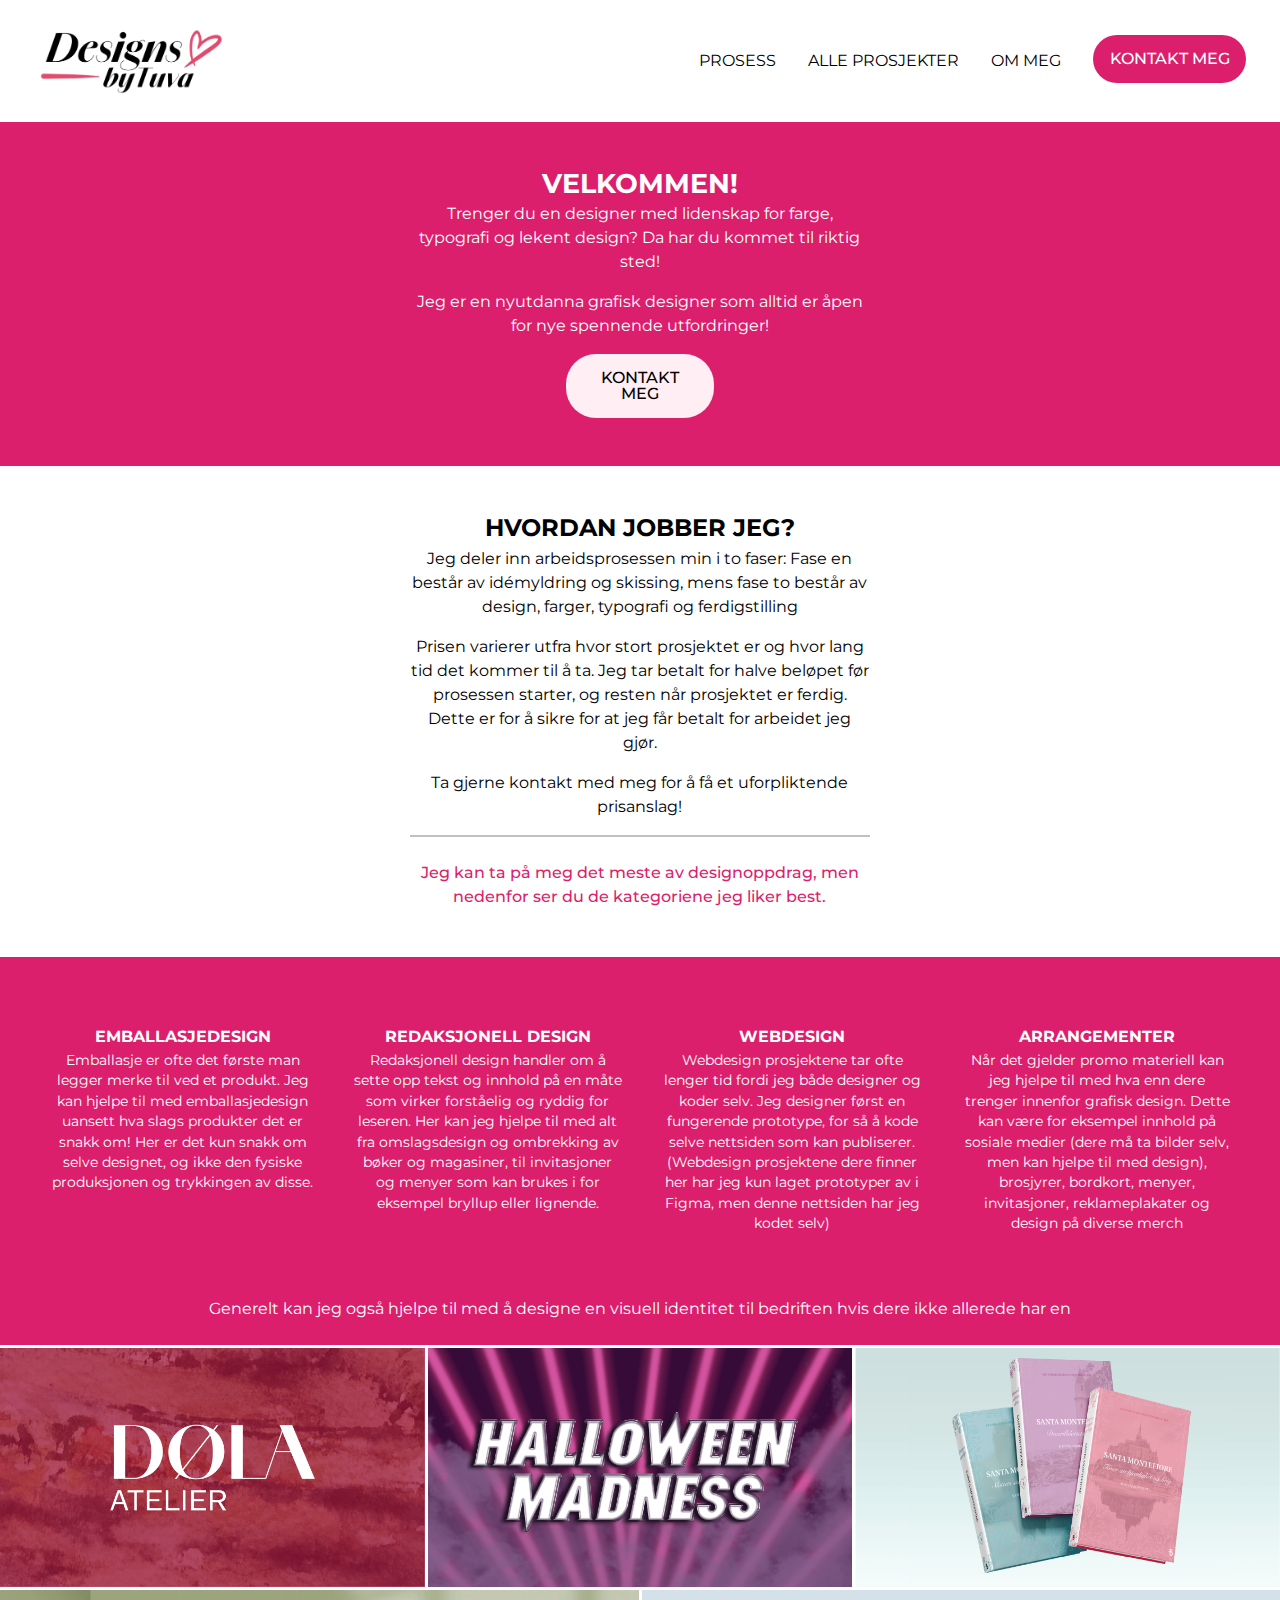
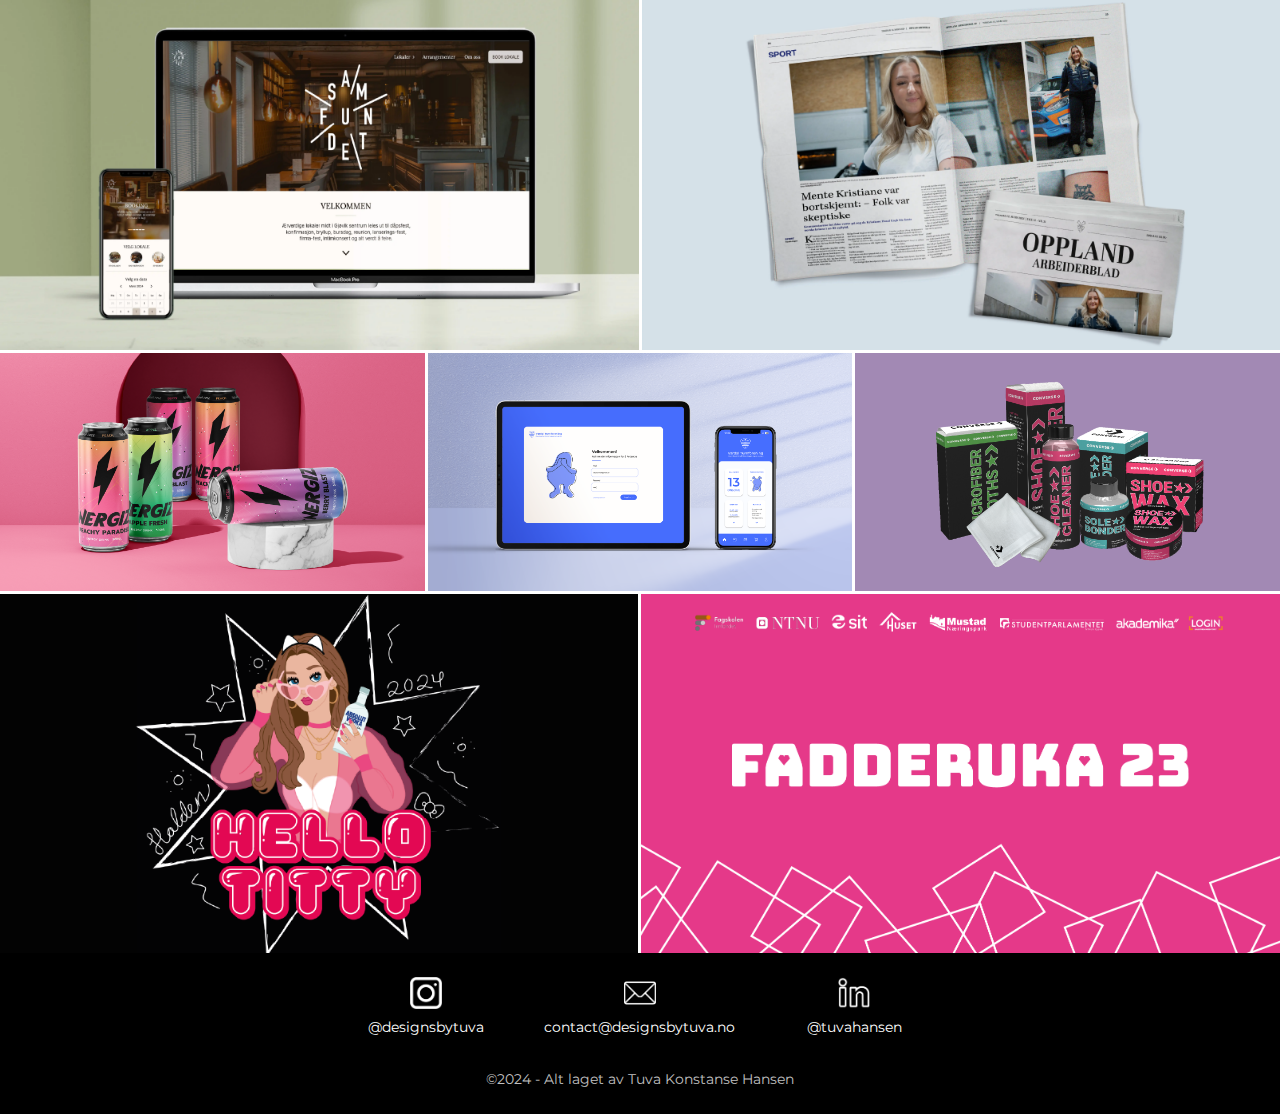
<file: graphic-design/index.html>
<!DOCTYPE html>
<html lang="no">
    <head>
        <meta charset="UTF-8">
        <meta http-equiv="X-UA-Compatible" content="IE=edge">
        <meta name="keywords" content="HTML, CSS, JavaScript">
        <meta name="author" content="Tuva Konstanse Hansen">
        <meta name="description" content="Designs by Tuva - A portfolio for Graphic design">
        <meta name="viewport" content="width=device-width, initial-scale=1.0">

        <link href="../styles/style.css" rel="stylesheet">
        <link rel="icon" href="../images/heart.png">
        
        <title>Designs by Tuva - Grafisk design portfolio</title>

        <script>
            document.addEventListener("DOMContentLoaded", () => {
                const menuToggle = document.querySelector('.navbar__menu');
                const menu = document.querySelector('.navbar__list');

                // Toggle menu on click
                menuToggle.addEventListener('click', () => {
                    const isOpen = menu.classList.toggle('open');
                    menuToggle.setAttribute('aria-expanded', isOpen);
                });

                // Close menu when clicking a link
                menu.querySelectorAll('a').forEach(link => {
                    link.addEventListener('click', () => {
                        menu.classList.remove('open');
                    });
                });

                // Toggle menu on keyboard (Enter or Space)
                menuToggle.addEventListener('keypress', (e) => {
                    if (e.key === "Enter" || e.key === " ") {
                        e.preventDefault();
                        const isOpen = menu.classList.toggle('open');
                        menuToggle.setAttribute('aria-expanded', isOpen);
                    }
                });
            });
        </script>
    </head>

    <body>
        <header>
            <a href="#main" class="skip">Skip to main content</a>

            <nav class="navbar mobile-flex">
                <!-- Logo on all screens -->
                <div class="navbar__logo">
                    <a href="#"><img src="../images/logo.png" alt="Logo for designs by Tuva"></a>
                </div>

                <div>
                    <button class="navbar__menu" aria-controls="navbarMenu" aria-expanded="false">☰</button>
                    <ul id="navbarMenu" class="navbar__list">
                        <li class="navbar__items"><a href="#work-process">Prosess</a></li>
                        <li class="navbar__items"><a href="#projects">Alle prosjekter</a></li>
                        <li class="navbar__items"><a href="pages/about.html">Om meg</a></li>
                        <li class="navbar__items"><a class="button button--navbar background" href="mailto:contact@designsbytuva.no">Kontakt meg</a></li>
                    </ul>
                </div>
            </nav>
        </header>

        <main id="main">
            <section class="background" role="region" aria-label="Velkommen til denne siden">
                <div class="content-box content-box--home">
                    <h1>Velkommen!</h1>
                    <p>Trenger du en designer med lidenskap for farge, typografi og lekent design? Da har du kommet til riktig sted!</p>
                    <p>Jeg er en nyutdanna grafisk designer som alltid er åpen for nye spennende utfordringer!</p>
                 
                    <a class="button button--light mobile-flex" href="mailto:contact@designsbytuva.no">Kontakt meg</a>
                </div>
            </section>

            <section id="work-process" role="region" aria-label="Prosessen rundt prosjektene">
                <div class="work-process content-box content-box--home">
                    <h2>Hvordan jobber jeg?</h2>
                    <p>Jeg deler inn arbeidsprosessen min i to faser: Fase en består av idémyldring og skissing, mens fase to består av design, farger, typografi og ferdigstilling</p>
                    <p>Prisen varierer utfra hvor stort prosjektet er og hvor lang tid det kommer til å ta. Jeg tar betalt for halve beløpet før prosessen starter, og resten når prosjektet er ferdig. Dette er for å sikre for at jeg får betalt for arbeidet jeg gjør.</p>
                    <p>Ta gjerne kontakt med meg for å få et uforpliktende prisanslag!</p>

                    <hr>

                    <p class="work-process__preferance pink">Jeg kan ta på meg det meste av designoppdrag, men nedenfor ser du de kategoriene jeg liker best.</p>
                </div>
            </section> 

            <section class="background" role="region" aria-label="Oversikt over de prosjekttypene Tuva liker best">
                <div class="flex project-types content-box content-box--home">
                    <div class="project-types__description">
                        <h3>Emballasjedesign</h3>
                        <p>Emballasje er ofte det første man legger merke til ved et produkt. Jeg kan hjelpe til med emballasjedesign uansett hva slags produkter det er snakk om! Her er det kun snakk om selve designet, og ikke den fysiske produksjonen og trykkingen av disse.</p>
                    </div>
                    <div class="project-types__description">
                        <h3>Redaksjonell design</h3>
                        <p>Redaksjonell design handler om å sette opp tekst og innhold på en måte som virker forståelig og ryddig for leseren. Her kan jeg hjelpe til med alt fra omslagsdesign og ombrekking av bøker og magasiner, til invitasjoner og menyer som kan brukes i for eksempel bryllup eller lignende.</p>
                    </div>
                    <div class="project-types__description">
                        <h3>Webdesign</h3>
                        <p>Webdesign prosjektene tar ofte lenger tid fordi jeg både designer og koder selv. Jeg designer først en fungerende prototype, for så å kode selve nettsiden som kan publiserer. (Webdesign prosjektene dere finner her har jeg kun laget prototyper av i Figma, 
                            men denne nettsiden har jeg kodet selv)</p>
                    </div>
                    <div class="project-types__description">
                        <h3>Arrangementer</h3>
                        <p>Når det gjelder promo materiell kan jeg hjelpe til med hva enn dere trenger innenfor grafisk design. Dette kan være for eksempel innhold på sosiale medier 
                            (dere må ta bilder selv, men kan hjelpe til med design), brosjyrer, bordkort, menyer, invitasjoner, reklameplakater og design på diverse merch</p>
                    </div>
                </div>

                <p class="project-types__info">Generelt kan jeg også hjelpe til med å designe en visuell identitet til bedriften hvis dere ikke allerede har en</p>
            </section>

            <section id="projects" role="region" aria-label="Oversikt over alt jeg har laget tidligere">
                <div class="projects flex">
                    <div class="projects__content">
                        <a href="pages/atelier.html">
                            <img src="images/projects/atelier.webp" alt="Prosjektbilde - Lilla bakgrunn med røyk, rosa strobelyd og logoen til Halloween Madness 2024">
                            
                            <div class="projects__caption">
                                <p>Visuell identitet</p>
                                <h2>Døla Atelier</h2>
                                <p>Skoleprosjekt</p>
                            </div>
                        </a>
                    </div>

                    <div class="projects__content">
                        <a href="pages/madness.html">
                            <img src="images/projects/madness.webp" alt="Prosjektbilde - Lilla bakgrunn med røyk, rosa strobelyd og logoen til Halloween Madness 2024">
                            
                            <div class="projects__caption">
                                <p>Arrangement</p>
                                <h2>Halloween Madness</h2>
                                <p>Betalt arbeid</p>
                            </div>
                        </a>
                    </div>

                    <div class="projects__content">
                        <a href="pages/bokdesign.html">
                            <img src="images/projects/slottskronikene.webp" alt="Prosjektbilde - Lysblå bakgrunn med mockup av de tre første Slottskrønikene bøkene">
                            
                            <div class="projects__caption">
                                <p>Redaksjonell design</p>
                                <h2>SLOTTSKRØNIKENE</h2>
                                <p>Skoleprosjekt</p>
                            </div>
                        </a>
                    </div>
                </div>

                <div class="projects flex">
                    <div class="projects__content">
                        <a href="pages/samfundet.html">
                            <img src="images/projects/samfundet.webp" alt="Prosjektbilde - Grønn bakgrunn med mockup av Samfundet Gjøvik sin nettside på desktop og mobil">

                            <div class="projects__caption">
                                <p>Webdesign</p>
                                <h2>Samfundet Gjøvik</h2>
                                <p>Skoleprosjekt</p>
                            </div>
                        </a>
                    </div>

                    <div class="projects__content">
                        <a href="pages/avis.html">
                            <img src="images/projects/oa.webp" alt="Prosjektbilde - Grå bakgrunn med mockup av forsiden til Oppland Arbeiderblad">

                            <div class="projects__caption">
                                <p>Redaksjonell design</p>
                                <h2>OA - Avisdesign</h2>
                                <p>Skoleprosjekt</p>
                            </div>
                        </a>
                    </div>
                </div>
                
                <div class="projects flex">
                    <div class="projects__content">
                        <a href="pages/energize.html">
                            <img src="images/projects/energize.webp" alt="Prosjektbilde - Rosa bakgrunn med mockup av 5 Energize bokser">

                            <div class="projects__caption">
                                <p>Visuell identitet/Emballasje</p>
                                <h2>Drømmeprosjekt</h2>
                                <p>Skoleprosjekt</p>
                            </div>
                        </a>
                    </div>

                    <div class="projects__content">
                        <a href="pages/vardal.html">
                            <img src="images/projects/vardal.webp" alt="Prosjektbilde - Blå bakgrunn med mockup av Vardal turnforening sin nettside på iPad og mobil">

                            <div class="projects__caption projects__caption--big">
                                <p>Webdesign</p>
                                <h2>Vardal Turnforening</h2>
                                <p>Skoleprosjekt</p>
                            </div>
                        </a>
                    </div>

                    <div class="projects__content">
                        <a href="pages/converse.html">
                            <img src="images/projects/converse.webp" alt="Prosjektbilde - Lilla bakgrunn med mockup av Converse skopleie produkter">

                            <div class="projects__caption">
                                <p>Emballasjedesign</p>
                                <h2>Converse skopleie</h2>
                                <p>Skoleprosjekt</p>
                            </div>
                        </a>
                    </div>
                </div>

                <div class="projects flex">
                    <div class="projects__content">
                        <a href="pages/russelogo.html">
                            <img src="images/projects/russelogo.webp" alt="Prosjektbilde - Svart bakgrunn med russelogoen til Hello Titty 2024">

                            <div  class="projects__caption">
                                <p>Russelogo</p>
                                <h2>Hello Titty 2024</h2>
                                <p>Frivilligarbeid</p>
                            </div>
                        </a>
                    </div>

                    <div class="projects__content">
                        <a href="pages/fadderuka.html">
                            <img src="images/projects/fadderuka.webp" alt="Prosjektbilde - Rosa bakgrunn med et firkantmønster og logoen til Fadderuka på Gjøvik 2023">

                            <div class="projects__caption">
                                <p>Arrangement</p>
                                <h2>Fadderuka 2023</h2>
                                <p>Frivilligarbeid</p>
                            </div>
                        </a>
                    </div>
                </div>
            </section>
        </main>

        <footer class="footer">
            <figure class="footer__some mobile-flex">
                <div>
                    <a href="https://www.instagram.com/designsbytuva/" target="_blank" aria-label="Åpner i ny fane"><img src="../images/icons/ig-white.png" alt="Besøk Instagrammen til Designs by tuva"></a>
                    <p class="username">@designsbytuva</p>
                </div>
                <div>
                    <a href="mailto:contact@designsbytuva.no" target="_blank" aria-label="Åpner i ny fane"><img src="../images/icons/mail-white.png" alt="Send meg en epost"></a>
                    <p class="username">contact@designsbytuva.no</p>
                </div>
                <div>
                    <a href="https://www.linkedin.com/in/tuvahansen/" target="_blank" aria-label="Åpner i ny fane"><img src="../images/icons/in-white.png" alt="Besøk LinkedIn profilen min"></a>
                    <p class="username">@tuvahansen</p>
                </div>
            </figure>
            <p>&copy;2024 - Alt laget av Tuva Konstanse Hansen</p>
        </footer>
    </body>
</html>
</file>
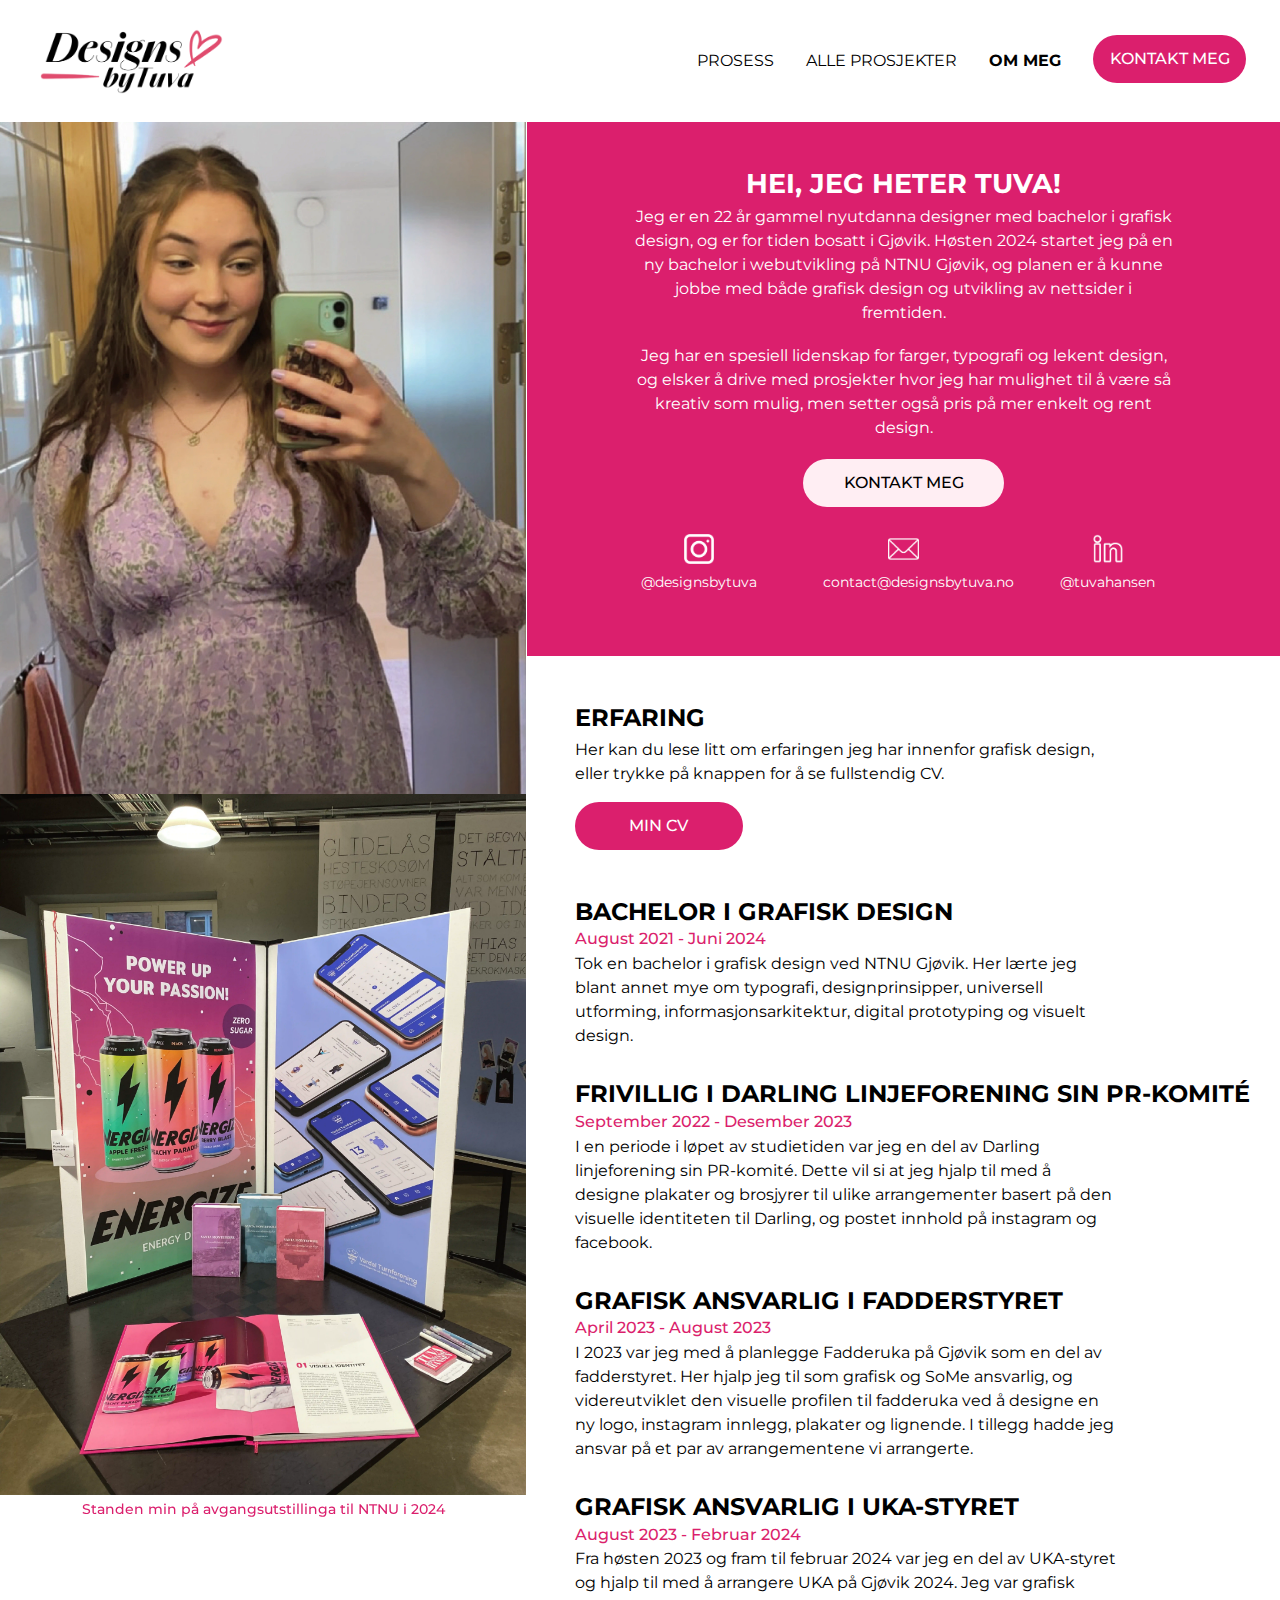
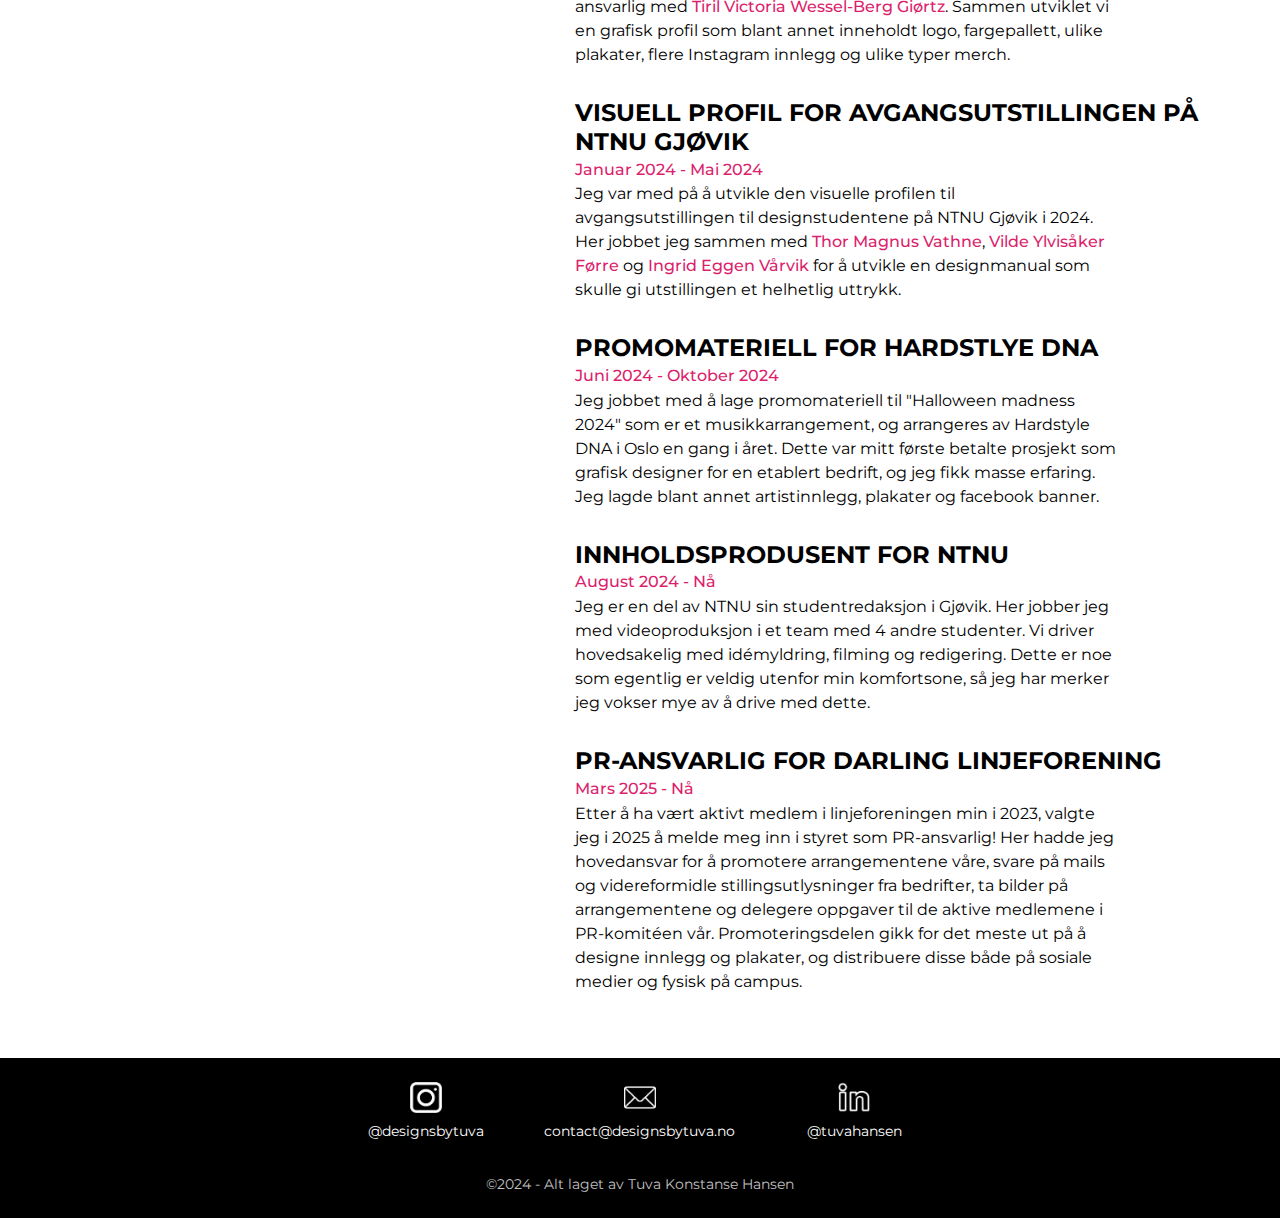
<file: pages/about.html>
<!DOCTYPE html>
<html lang="no">
    <head>
        <meta charset="UTF-8">
        <meta http-equiv="X-UA-Compatible" content="IE=edge">
        <meta name="keywords" content="HTML, CSS, JavaScript">
        <meta name="author" content="Tuva Konstanse Hansen">
        <meta name="description" content="Designs by Tuva - A portfolio for Graphic design">
        <meta name="viewport" content="width=device-width, initial-scale=1.0">

        <link href="../styles/style.css" rel="stylesheet">
        <link rel="icon" href="../images/heart.png">

        <title>Om Designs by Tuva</title>

        <script>
            document.addEventListener("DOMContentLoaded", () => {
                const menuToggle = document.querySelector('.navbar__menu');
                const menu = document.querySelector('.navbar__list');

                // Toggle menu on click
                menuToggle.addEventListener('click', () => {
                    const isOpen = menu.classList.toggle('open');
                    menuToggle.setAttribute('aria-expanded', isOpen);
                });

                // Close menu when clicking a link
                menu.querySelectorAll('a').forEach(link => {
                    link.addEventListener('click', () => {
                        menu.classList.remove('open');
                    });
                });

                // Toggle menu on keyboard (Enter or Space)
                menuToggle.addEventListener('keypress', (e) => {
                    if (e.key === "Enter" || e.key === " ") {
                        e.preventDefault();
                        const isOpen = menu.classList.toggle('open');
                        menuToggle.setAttribute('aria-expanded', isOpen);
                    }
                });
            });
        </script>
    </head>

    <body>
        <header>
            <a href="#main" class="skip">Skip to main content</a>

            <nav class="navbar mobile-flex">
                <!-- Logo on all screens -->
                <div class="navbar__logo">
                    <a href="../index.html"><img src="../images/logo.png" alt="Logo for designs by Tuva"></a>
                </div>

                <div>
                    <button class="navbar__menu" aria-controls="navbarMenu" aria-expanded="false">☰</button>
                    <ul id="navbarMenu" class="navbar__list">
                        <li class="navbar__items"><a href="../index.html#work-process">Prosess</a></li>
                        <li class="navbar__items"><a href="../index.html#projects">Alle prosjekter</a></li>
                        <li class="navbar__items active" aria-current="page"><a href="#">Om meg</a></li>
                        <li class="navbar__items"><a class="button button--navbar background" href="mailto:contact@designsbytuva.no">Kontakt meg</a></li>
                    </ul>
                </div>
            </nav>
        </header>

        <main id="main">
            <article class="about grid" aria-label="Informasjon om Tuva">
                <div class="grid__right grid__right--about">
                    <div class="background">
                        <div class="about__intro mobile-flex ">
                            <h1>Hei, jeg heter Tuva!</h1>
                            <p>Jeg er en 22 år gammel nyutdanna designer med bachelor i grafisk design, og er for tiden bosatt i Gjøvik. 
                                Høsten 2024 startet jeg på en ny bachelor i webutvikling på NTNU Gjøvik, og planen er å kunne jobbe med både grafisk 
                                design og utvikling av nettsider i fremtiden.</p>
                            <p>Jeg har en spesiell lidenskap for farger, typografi og lekent design, 
                                og elsker å drive med prosjekter hvor jeg har mulighet til å være så kreativ som mulig, men setter også 
                                pris på mer enkelt og rent design.</p>
                    
                            <a class="button button--light mobile-flex" href="mailto:contact@designsbytuva.no">Kontakt meg</a>

                            <figure class="about__some mobile-flex">
                                <div>
                                    <a href="https://www.instagram.com/designsbytuva/" target="_blank" aria-label="Åpner i ny fane"><img src="../images/icons/ig-white.png" alt="Besøk Instagrammen til Designs by tuva"></a>
                                    <p class="username">@designsbytuva</p>
                                </div>
                                <div>
                                    <a href="mailto:contact@designsbytuva.no" target="_blank" aria-label="Åpner i ny fane"><img src="../images/icons/mail-white.png" alt="Send meg en epost"></a>
                                    <p class="username">contact@designsbytuva.no</p>
                                </div>
                                <div>
                                    <a href="https://www.linkedin.com/in/tuvahansen/" target="_blank" aria-label="Åpner i ny fane"><img src="../images/icons/in-white.png" alt="Besøk LinkedIn profilen min"></a>
                                    <p class="username">@tuvahansen</p>
                                </div>
                            </figure>
                        </div>
                    </div>

                    <div class="about__cv content-box">
                        <div>
                            <h2>ERFARING</h2>
                            <p>Her kan du lese litt om erfaringen jeg har innenfor grafisk design, eller trykke på knappen
                                for å se fullstendig CV.</p>

                            <a class="button button--cv mobile-flex background" href="../CV_TuvaHansen.pdf" target="_blank" aria-label="Åpner i ny fane">Min CV</a>
                        </div>

                        <h2>Bachelor i grafisk design</h2>
                        <h3 class="pink">August 2021 - Juni 2024</h3>
                        <p>Tok en bachelor i grafisk design ved NTNU Gjøvik. Her lærte jeg blant annet mye om typografi, designprinsipper, 
                            universell utforming, informasjonsarkitektur, digital prototyping og visuelt design.</p>
                        
                        <h2>Frivillig i Darling linjeforening sin PR-komité</h2>
                        <h3 class="pink">September 2022 - Desember 2023</h3>
                        <p>I en periode i løpet av studietiden var jeg en del av 
                            Darling linjeforening sin PR-komité. Dette vil si at jeg hjalp til 
                            med å designe plakater og brosjyrer til ulike 
                            arrangementer basert på den visuelle identiteten 
                            til Darling, og postet innhold på instagram og 
                            facebook.</p>
                    
                        <h2>Grafisk ansvarlig i fadderstyret</h2>
                        <h3 class="pink"> April 2023 - August 2023</h3>
                        <p>I 2023 var jeg med å planlegge Fadderuka på Gjøvik 
                            som en del av fadderstyret. Her hjalp jeg til 
                            som grafisk og SoMe ansvarlig, og videreutviklet den 
                            visuelle profilen til fadderuka ved å designe en ny logo, 
                            instagram innlegg, plakater og lignende. I tillegg hadde jeg 
                            ansvar på et par av arrangementene vi arrangerte.</p>
                    
                        <h2>Grafisk ansvarlig i UKA-styret</h2>
                        <h3 class="pink">August 2023 - Februar 2024</h3>
                        <p>Fra høsten 2023 og fram til februar 2024 var jeg en del 
                            av UKA-styret og hjalp til med å arrangere UKA på 
                            Gjøvik 2024. Jeg var grafisk ansvarlig med <a class="pink" href="https://www.bygiortz.no/" target="_blank" aria-label="Åpner i ny fane">Tiril 
                            Victoria Wessel-Berg Giørtz</a>. Sammen utviklet vi en 
                            grafisk profil som blant annet inneholdt logo, 
                            fargepallett, ulike plakater, flere Instagram innlegg 
                            og ulike typer merch.</p>
                
                        <h2>Visuell profil for avgangsutstillingen på NTNU Gjøvik</h2>
                        <h3 class="pink">Januar 2024 - Mai 2024</h3>
                        <p>Jeg var med på å utvikle den visuelle profilen til avgangsutstillingen 
                            til designstudentene på NTNU Gjøvik i 2024. Her jobbet jeg sammen 
                            med <a class="pink" href="https://thormv.myportfolio.com/" target="_blank" aria-label="Åpner i ny fane">Thor Magnus Vathne</a>, 
                            <a class="pink" href="https://www.instagram.com/vildevisuals/" target="_blank" aria-label="Åpner i ny fane">Vilde Ylvisåker Førre</a> 
                            og <a class="pink" href="https://www.instagram.com/graphicdesignbyingrid" target="_blank" aria-label="Åpner i ny fane">Ingrid Eggen 
                            Vårvik</a> for å utvikle en designmanual som skulle gi utstillingen et 
                            helhetlig uttrykk. </p> 

                        <h2>Promomateriell for Hardstlye DNA</h2>
                        <h3 class="pink">Juni 2024 - Oktober 2024</h3>
                        <p>Jeg jobbet med å lage promomateriell til "Halloween madness 2024" som er et musikkarrangement, 
                            og arrangeres av Hardstyle DNA i Oslo en gang i året. Dette var mitt første betalte prosjekt 
                            som grafisk designer for en etablert bedrift, og jeg fikk masse erfaring. Jeg lagde blant annet 
                            artistinnlegg, plakater og facebook banner.
                        </p>

                        <h2>Innholdsprodusent for NTNU</h2>
                        <h3 class="pink">August 2024 - Nå</h3>
                        <p>Jeg er en del av NTNU sin studentredaksjon i Gjøvik. Her jobber jeg med videoproduksjon i et team 
                            med 4 andre studenter. Vi driver hovedsakelig med idémyldring, filming og redigering. Dette er noe 
                            som egentlig er veldig utenfor min komfortsone, så jeg har merker jeg vokser mye av å drive med dette.
                        </p> 

                        <h2>PR-ansvarlig for Darling linjeforening</h2>
                        <h3 class="pink">Mars 2025 - Nå</h3>
                        <p>Etter å ha vært aktivt medlem i linjeforeningen min i 2023, valgte jeg i 2025 å melde meg inn i styret som
                            PR-ansvarlig! Her hadde jeg hovedansvar for å promotere arrangementene våre, svare på mails og videreformidle 
                            stillingsutlysninger fra bedrifter, ta bilder på arrangementene og delegere oppgaver til de aktive medlemene i 
                            PR-komitéen vår. Promoteringsdelen gikk for det meste ut på å designe innlegg og plakater, og distribuere disse 
                            både på sosiale medier og fysisk på campus. 
                        </p>
                    </div>
                </div>
                <div class="grid__left grid__left--about">
                    <figure>
                        <img src="../images/me.webp" alt="Et speilbilde av meg i en lilla kjole">
                    </figure>
                    <figure>
                        <img src="../images/stand.webp" alt="">
                        <figcaption class="stand pink">Standen min på avgangsutstillinga til NTNU i 2024</figcaption>                       
                    </figure>
                </div>
            </article>
        </main>

        <footer class="footer">
            <figure class="footer__some mobile-flex">
                <div>
                    <a href="https://www.instagram.com/designsbytuva/" target="_blank" aria-label="Åpner i ny fane"><img src="../images/icons/ig-white.png" alt="Besøk Instagrammen til Designs by tuva"></a>
                    <p class="username">@designsbytuva</p>
                </div>
                <div>
                    <a href="mailto:contact@designsbytuva.no" target="_blank" aria-label="Åpner i ny fane"><img src="../images/icons/mail-white.png" alt="Send meg en epost"></a>
                    <p class="username">contact@designsbytuva.no</p>
                </div>
                <div>
                    <a href="https://www.linkedin.com/in/tuvahansen/" target="_blank" aria-label="Åpner i ny fane"><img src="../images/icons/in-white.png" alt="Besøk LinkedIn profilen min"></a>
                    <p class="username">@tuvahansen</p>
                </div>
            </figure>
            <p>&copy;2024 - Alt laget av Tuva Konstanse Hansen</p>
        </footer>
    </body>
</html>
</file>
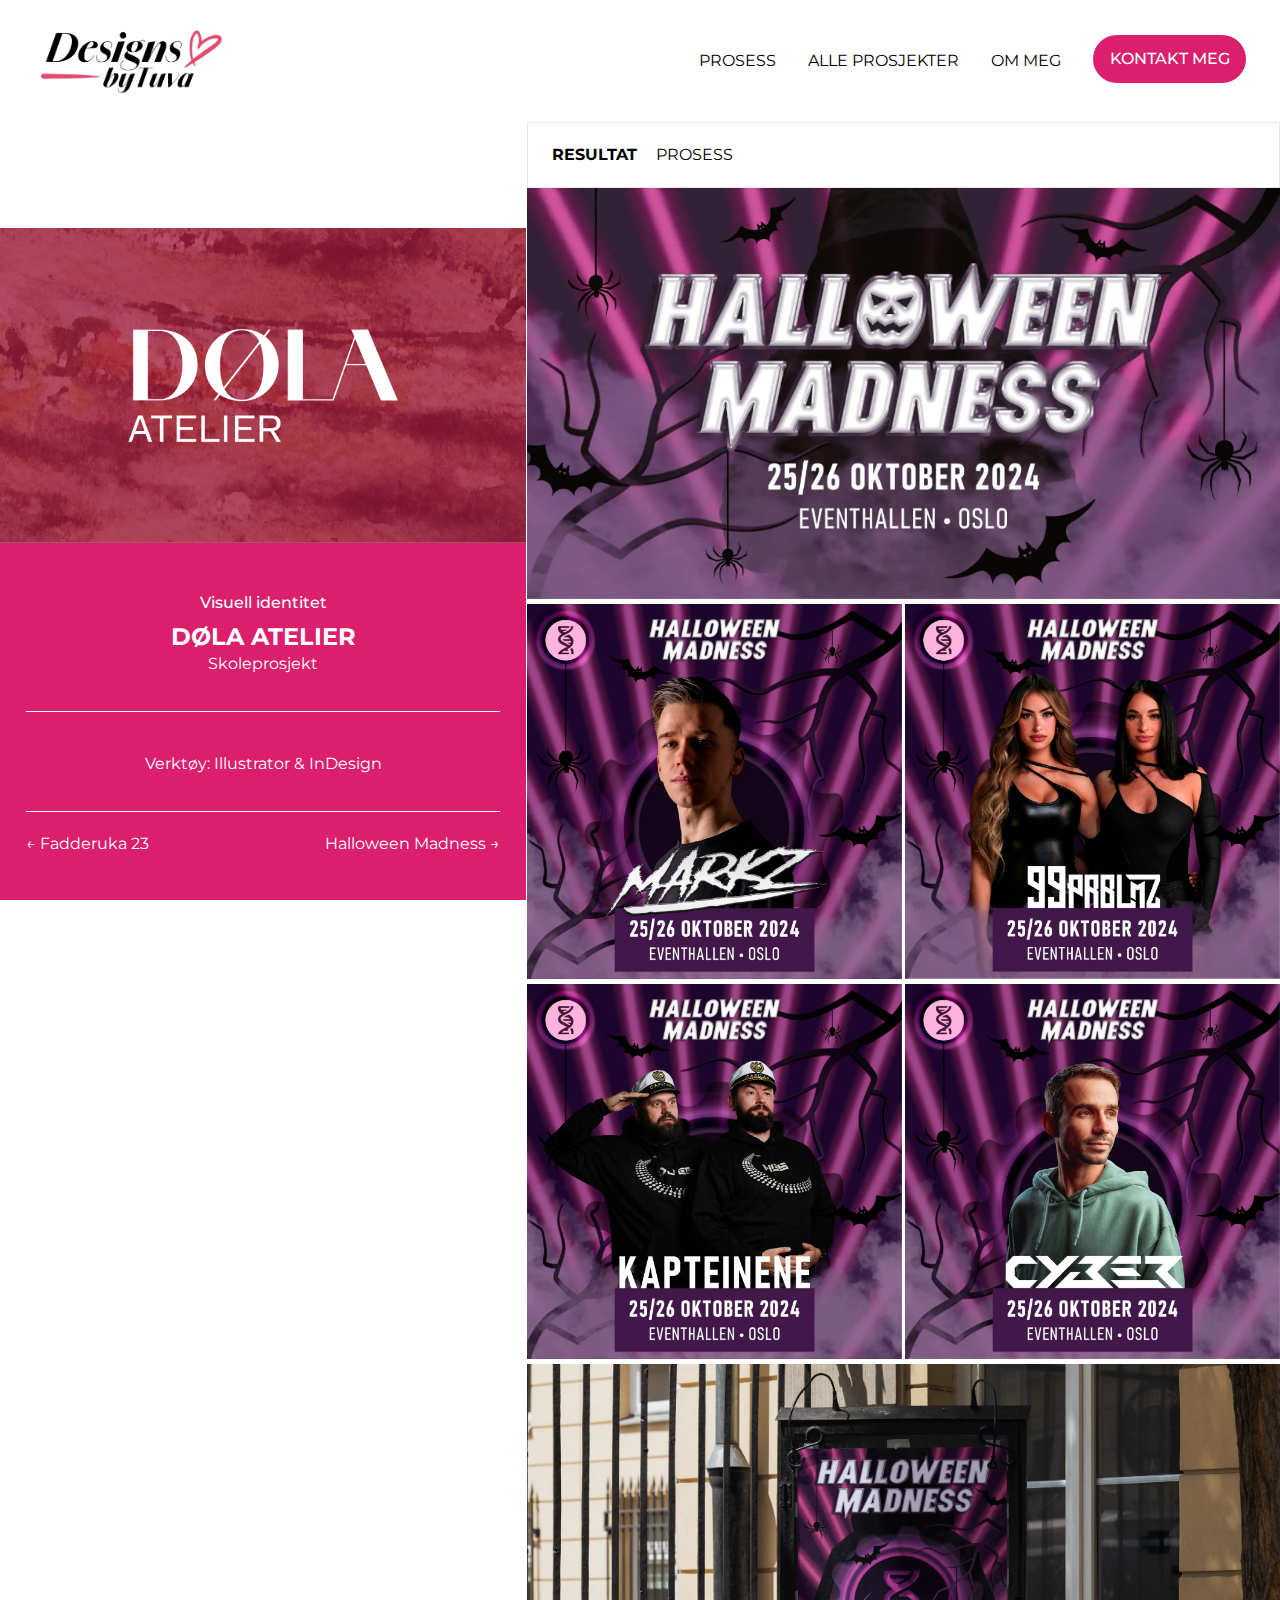
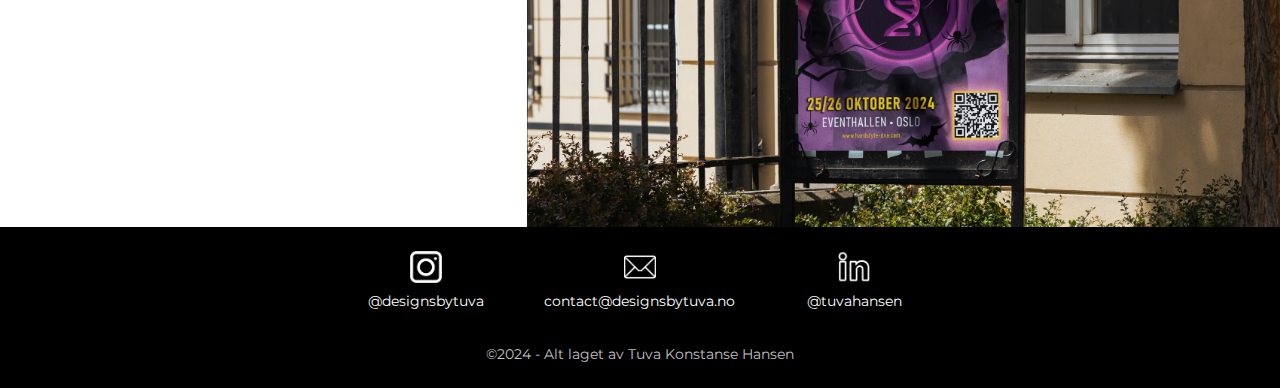
<file: pages/atelier.html>
<!DOCTYPE html>
<html lang="no">
    <head>
        <meta charset="UTF-8">
        <meta http-equiv="X-UA-Compatible" content="IE=edge">
        <meta name="keywords" content="HTML, CSS, JavaScript">
        <meta name="author" content="Tuva Konstanse Hansen">
        <meta name="description" content="Designs by Tuva - A portfolio for Graphic design">
        <meta name="viewport" content="width=device-width, initial-scale=1.0">

        <link href="../styles/style.css" rel="stylesheet">
        <link rel="icon" href="../images/heart.png">

        <title>Prosjekter - Døla Atelier</title>

        <script>
            document.addEventListener("DOMContentLoaded", () => {
                const menuToggle = document.querySelector('.navbar__menu');
                const menu = document.querySelector('.navbar__list');

                // Toggle menu on click
                menuToggle.addEventListener('click', () => {
                    const isOpen = menu.classList.toggle('open');
                    menuToggle.setAttribute('aria-expanded', isOpen);
                });

                // Close menu when clicking a link
                menu.querySelectorAll('a').forEach(link => {
                    link.addEventListener('click', () => {
                        menu.classList.remove('open');
                    });
                });

                // Toggle menu on keyboard (Enter or Space)
                menuToggle.addEventListener('keypress', (e) => {
                    if (e.key === "Enter" || e.key === " ") {
                        e.preventDefault();
                        const isOpen = menu.classList.toggle('open');
                        menuToggle.setAttribute('aria-expanded', isOpen);
                    }
                });
            });
        </script>
    </head>

    <body>
        <header>
            <a href="#main" class="skip">Skip to main content</a>

            <nav class="navbar mobile-flex">
                <!-- Logo on all screens -->
                <div class="navbar__logo">
                    <a href="../index.html"><img src="../images/logo.png" alt="Logo for designs by Tuva"></a>
                </div>

                <div>
                    <button class="navbar__menu" aria-controls="navbarMenu" aria-expanded="false">☰</button>
                    <ul id="navbarMenu" class="navbar__list">
                        <li class="navbar__items"><a href="../index.html#work-process">Prosess</a></li>
                        <li class="navbar__items"><a href="../index.html#projects">Alle prosjekter</a></li>
                        <li class="navbar__items"><a href="about.html">Om meg</a></li>
                        <li class="navbar__items"><a class="button button--navbar background" href="mailto:contact@designsbytuva.no">Kontakt meg</a></li>
                    </ul>
                </div>
            </nav>
        </header>

        <main id="main">
            <article class="grid" aria-label="Informasjon om prosjektet">
               <div class="grid__left background">
                    <img class="project-img" src="../images/projects/atelier.webp" alt="Prosjektbilde - Lilla bakgrunn med røyk, rosa strobelyd og logoen til Halloween Madness 2024">

                    <div class="content-box project mobile-flex">
                        <div>
                            <p class="project__type">Visuell identitet</p>
                            <h2 class="project__name">Døla Atelier</h2>
                            <p>Skoleprosjekt</p>
                        </div>
                    
                        <div class="project__intro">
                            <p></p>
                            <p></p>
                            <p>Verktøy: Illustrator & InDesign</p>
                        </div>

                        <div class="project__next mobile-flex">
                            <div>
                                <a class="background" href="fadderuka.html">&#x2190; Fadderuka 23</a>
                            </div>
                            <div>
                                <a class="background" href="madness.html">Halloween Madness &#x2192;</a>
                            </div>
                        </div>
                    </div>
                </div>

                <div class="grid__right">
                    <div class="switch-btn mobile-flex">
                        <button id="resultPage" class="btn active">Resultat</button>
                        <button id="processPage" class="btn">Prosess</button>
                    </div>

                    <section role="region" aria-label="Informasjon om prosessen og resultatet til Døla Atelier">
                        <div id="result">
                            <div> 
                                <img src="../images/projects/madness/result/fb-event.webp" alt="Ferdig Facebook-event banner for Halloween Madness 2024">
                            </div>

                            <div class="mobile-flex">
                                <div> 
                                    <img src="../images/projects/madness/result/artists/markz-ig.webp" alt="Ferdig artist innlegg for artisten Markz">
                                    <img src="../images/projects/madness/result/artists/kapteinene-ig.webp" alt="Ferdig artist innlegg for artisten 99PRBMLZ">
                                </div>
                              
                                <div> 
                                    <img src="../images/projects/madness/result/artists/99prblmz-ig.webp" alt="Ferdig artist innlegg for artisten Kapteinene">
                                    <img src="../images/projects/madness/result/artists/cyber-ig.webp" alt="Ferdig artist innlegg for artisten Cyber">
                                </div>
                            </div>

                            <img src="../images/projects/madness/result/poster-mockup.webp" alt="Utendørs mockup av reklameplakaten for Halloween Madness 2024">
                        </div>

                        <div id="process" class="content-box content-box--process">
                            <h2>Innsiktsarbeid</h2>
                            <p></p>

                            <h3>Inspirasjon</h3>
                            <p></p>

                            <img src="../images/projects/madness/process/inspiration.webp" alt="Fire bilder med halloween motiv - Inspirasjonsbilde">
                                
                            <h2>Logoprosess</h2>
                            <p></p>

                            <img src="../images/projects/madness/process/logo-draft1.png" alt="Første utkast av logo">
                            <p class="arrow-down">&darr;</p>
                            <img src="../images/projects/madness/process/logo-draft2.png" alt="Andre utkast av logo">
                            <p class="arrow-down">&darr;</p>
                            <img src="../images/projects/madness/process/logo.webp" alt="Ferdig logo med glossy effekt">
                            
                            <h2>Designprosess</h2>
                            <p></p>

                            <h3>Testing av design</h3>
                            <p></p>                            
                            <p></p> 
                            <p></p>  

                            <div class="flex">
                                <div class="mobile-flex">
                                    <div>
                                        <img src="../images/projects/madness/process/poster-test1.webp" alt="Første test av design">
                                        <img src="../images/projects/madness/process/poster-test4.webp" alt="Andre utkast event poster">
                                    </div>
                                    <div>
                                        <img src="../images/projects/madness/process/poster-test2.webp" alt="Andre test av design">
                                        <img src="../images/projects/madness/process/poster-test5.webp" alt="Tredje utkast event poster">
                                    </div>
                                    <div>
                                        <img src="../images/projects/madness/process/poster-test3.webp" alt="Første utkast event poster">
                                        <img src="../images/projects/madness/result/event-poster.webp" alt="Ferdig event poster for Halloween Madness 2024">
                                    </div>
                                </div>
                            </div>

                            <h3>Plakat som story format</h3>
                            <p></p>
                            <div class="flex mobile-flex">
                                <div>
                                    <img src="../images/projects/madness/process/poster-story-test.webp" alt="Første utkast av event plakat som kan brukes på story">
                                </div>
                                <div>
                                    <img src="../images/projects/madness/result/poster-story.webp" alt="Ferdig event plakat som kan brukes på story">
                                </div>
                            </div>

                            <h3>Facebook event banner</h3>
                            <p></p>

                            <div class="flex">
                                <div>
                                    <img src="../images/projects/madness/process/fb-event-test.webp" alt="Første utkast av facebook event banner">
                                </div>
                                <div>
                                    <img src="../images/projects/madness/result/fb-event.webp" alt="Ferdig facebook event banner">
                                </div>
                            </div>

                            <h3>Alle ferdig artist-innlegg samlet</h3>
                            <p></p>
                            <p></p>

                            <div class="flex mobile-flex">
                                <div>
                                    <img src="../images/projects/madness/result/artists/99prblmz-story.webp" alt="Artist innlegg i story format for artisten 99PRBLMZ">
                                    <img src="../images/projects/madness/result/artists/cyber-story.webp" alt="Artist innlegg i story format for artisten Cyber">
                                    <img src="../images/projects/madness/result/artists/devinWild-story.webp" alt="Artist innlegg i story format for artisten Devin Wild">
                                    <img src="../images/projects/madness/result/artists/markz-story.webp" alt="Artist innlegg i story format for artisten Markz">
                                    <img src="../images/projects/madness/result/artists/neutrophic-story-svart.webp" alt="Artist innlegg i story format for artisten Neutrophic">
                                    <img src="../images/projects/madness/result/artists/reflect-story.webp" alt="Artist innlegg i story format for artisten Reflect">
                                    <img src="../images/projects/madness/result/artists/steveAioli-story.webp" alt="Artist innlegg i story format for artisten Steve Aioli">
                                </div>
                                <div>
                                    <img src="../images/projects/madness/result/artists/aor-story.webp" alt="Artist innlegg i story format for artisten Act of Rage">
                                    <img src="../images/projects/madness/result/artists/dcharged-story.webp" alt="Artist innlegg i story format for artisten D-Charged">
                                    <img src="../images/projects/madness/result/artists/fade-story.webp" alt="Artist innlegg i story format for artisten Fade">
                                    <img src="../images/projects/madness/result/artists/matzic-story.webp" alt="Artist innlegg i story format for artisten Matzic">
                                    <img src="../images/projects/madness/result/artists/obscure-story.webp" alt="Artist innlegg i story format for artisten Obscure">
                                    <img src="../images/projects/madness/result/artists/refuzion-story.webp" alt="Artist innlegg i story format for artisten Refuzion">
                                    <img src="../images/projects/madness/result/artists/svane-story.webp" alt="Artist innlegg i story format for artisten Svane">
                                </div>
                                <div>
                                    <img src="../images/projects/madness/result/artists/cryex-story.webp" alt="Artist innlegg i story format for artisten Cryex">
                                    <img src="../images/projects/madness/result/artists/deluzion-story.webp" alt="Artist innlegg i story format for artisten Deluzion">
                                    <img src="../images/projects/madness/result/artists/kapteinene-story.webp" alt="Artist innlegg i story format for artisten Kapteinene">
                                    <img src="../images/projects/madness/result/artists/mcruud-story.webp" alt="Artist innlegg i story format for artisten McRuud">
                                    <img src="../images/projects/madness/result/artists/recharged-story.webp" alt="Artist innlegg i story format for artisten Recharged">
                                    <img src="../images/projects/madness/result/artists/serzo-story.webp" alt="Artist innlegg i story format for artisten Serzo">
                                    <img src="../images/projects/madness/result/artists/unex-story.webp" alt="Artist innlegg i story format for artisten Unex">
                                </div>
                            </div>

                            <h2>Andre innlegg fra prosjektet som ikke ble laget av meg</h2>
                            <p></p>
                            <p></p>
                            
                            <div class="flex">
                                <div>
                                    <img src="../images/projects/madness/result/headliners.jpg" alt="Headliners innlegg laget av Hardstyle DNA">
                                </div>
                                <div>
                                    <img src="../images/projects/madness/result/timetable.jpg" alt="Timetable innlegg laget av Hardstyle DNA">
                                </div>
                                <div>
                                    <img src="../images/projects/madness/result/info-post.jpg" alt="Info innlegg laget av Hardstyle DNA">
                                </div> 
                            </div>
                        </div>
                        <div class="project__next project__next--bottom mobile mobile-flex">
                            <div>
                                <a href="fadderuka.html">&#x2190; Fadderuka 23</a>
                            </div>
                            <div>
                                <a href="madness.html">Halloween Madness &#x2192;</a>
                            </div>
                        </div>
                    </section>
                </div>
            </article>
        </main>

        <footer class="footer">
            <figure class="footer__some mobile-flex">
                <div>
                    <a href="https://www.instagram.com/designsbytuva/" target="_blank" aria-label="Åpner i ny fane"><img src="../images/icons/ig-white.png" alt="Besøk Instagrammen til Designs by tuva"></a>
                    <p class="username">@designsbytuva</p>
                </div>
                <div>
                    <a href="mailto:contact@designsbytuva.no" target="_blank" aria-label="Åpner i ny fane"><img src="../images/icons/mail-white.png" alt="Send meg en epost"></a>
                    <p class="username">contact@designsbytuva.no</p>
                </div>
                <div>
                    <a href="https://www.linkedin.com/in/tuvahansen/" target="_blank" aria-label="Åpner i ny fane"><img src="../images/icons/in-white.png" alt="Besøk LinkedIn profilen min"></a>
                    <p class="username">@tuvahansen</p>
                </div>
            </figure>
            <p>&copy;2024 - Alt laget av Tuva Konstanse Hansen</p>
        </footer>

        <script>
            document.addEventListener('DOMContentLoaded', (event) => {
            const buttons = document.querySelectorAll('.btn');
            const resultDiv = document.getElementById('result');
            const processDiv = document.getElementById('process');

                // Initialize to show 'Resultat' by default
                resultDiv.style.display = 'block';
                processDiv.style.display = 'none';

                buttons.forEach(button => {
                    button.addEventListener('click', () => {
                        // Remove 'active' class from all buttons
                        buttons.forEach(btn => btn.classList.remove('active'));
                        // Add 'active' class to the clicked button
                        button.classList.add('active');

                        // Toggle content based on which button is clicked
                        if (button.id === 'resultPage') {
                            resultDiv.style.display = 'block';
                            processDiv.style.display = 'none';
                        } else if (button.id === 'processPage') {
                            resultDiv.style.display = 'none';
                            processDiv.style.display = 'block';
                        }
                    });
                });
            });
        </script>
    </body>
</html>
</file>
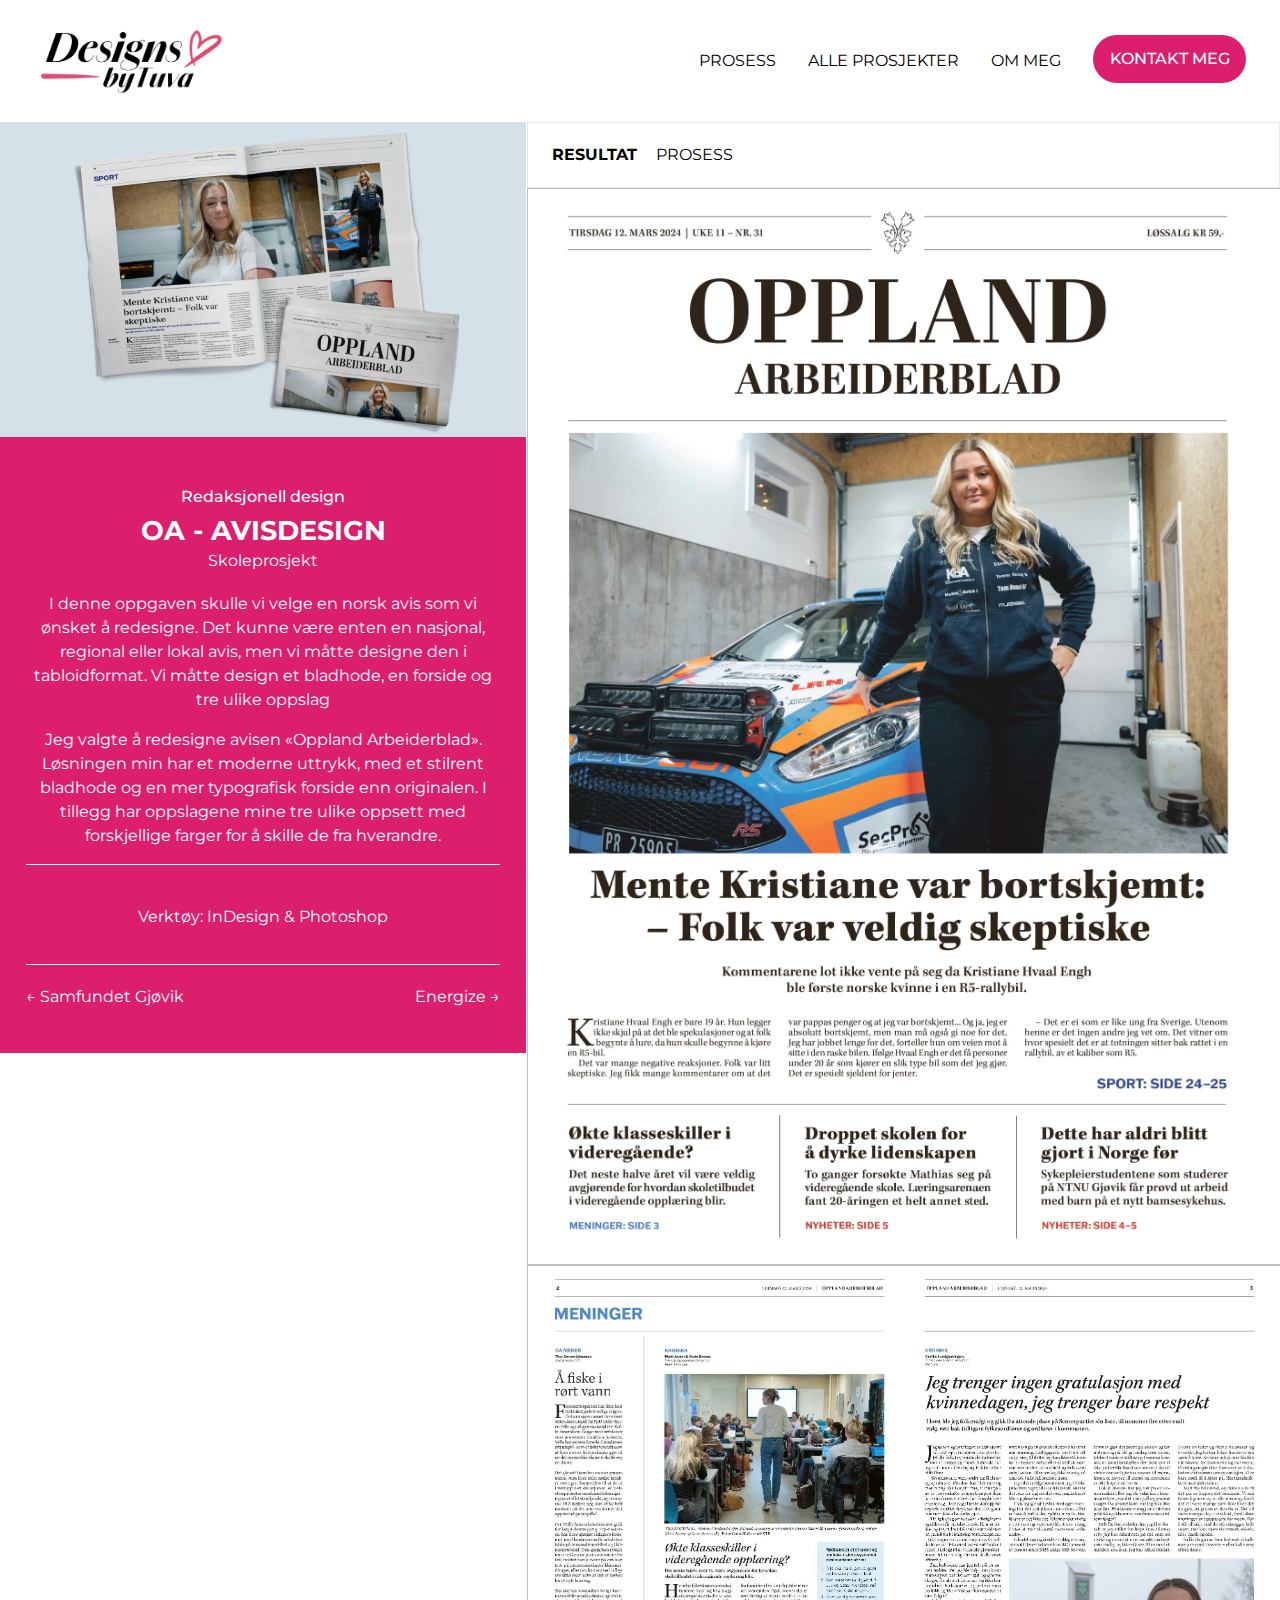
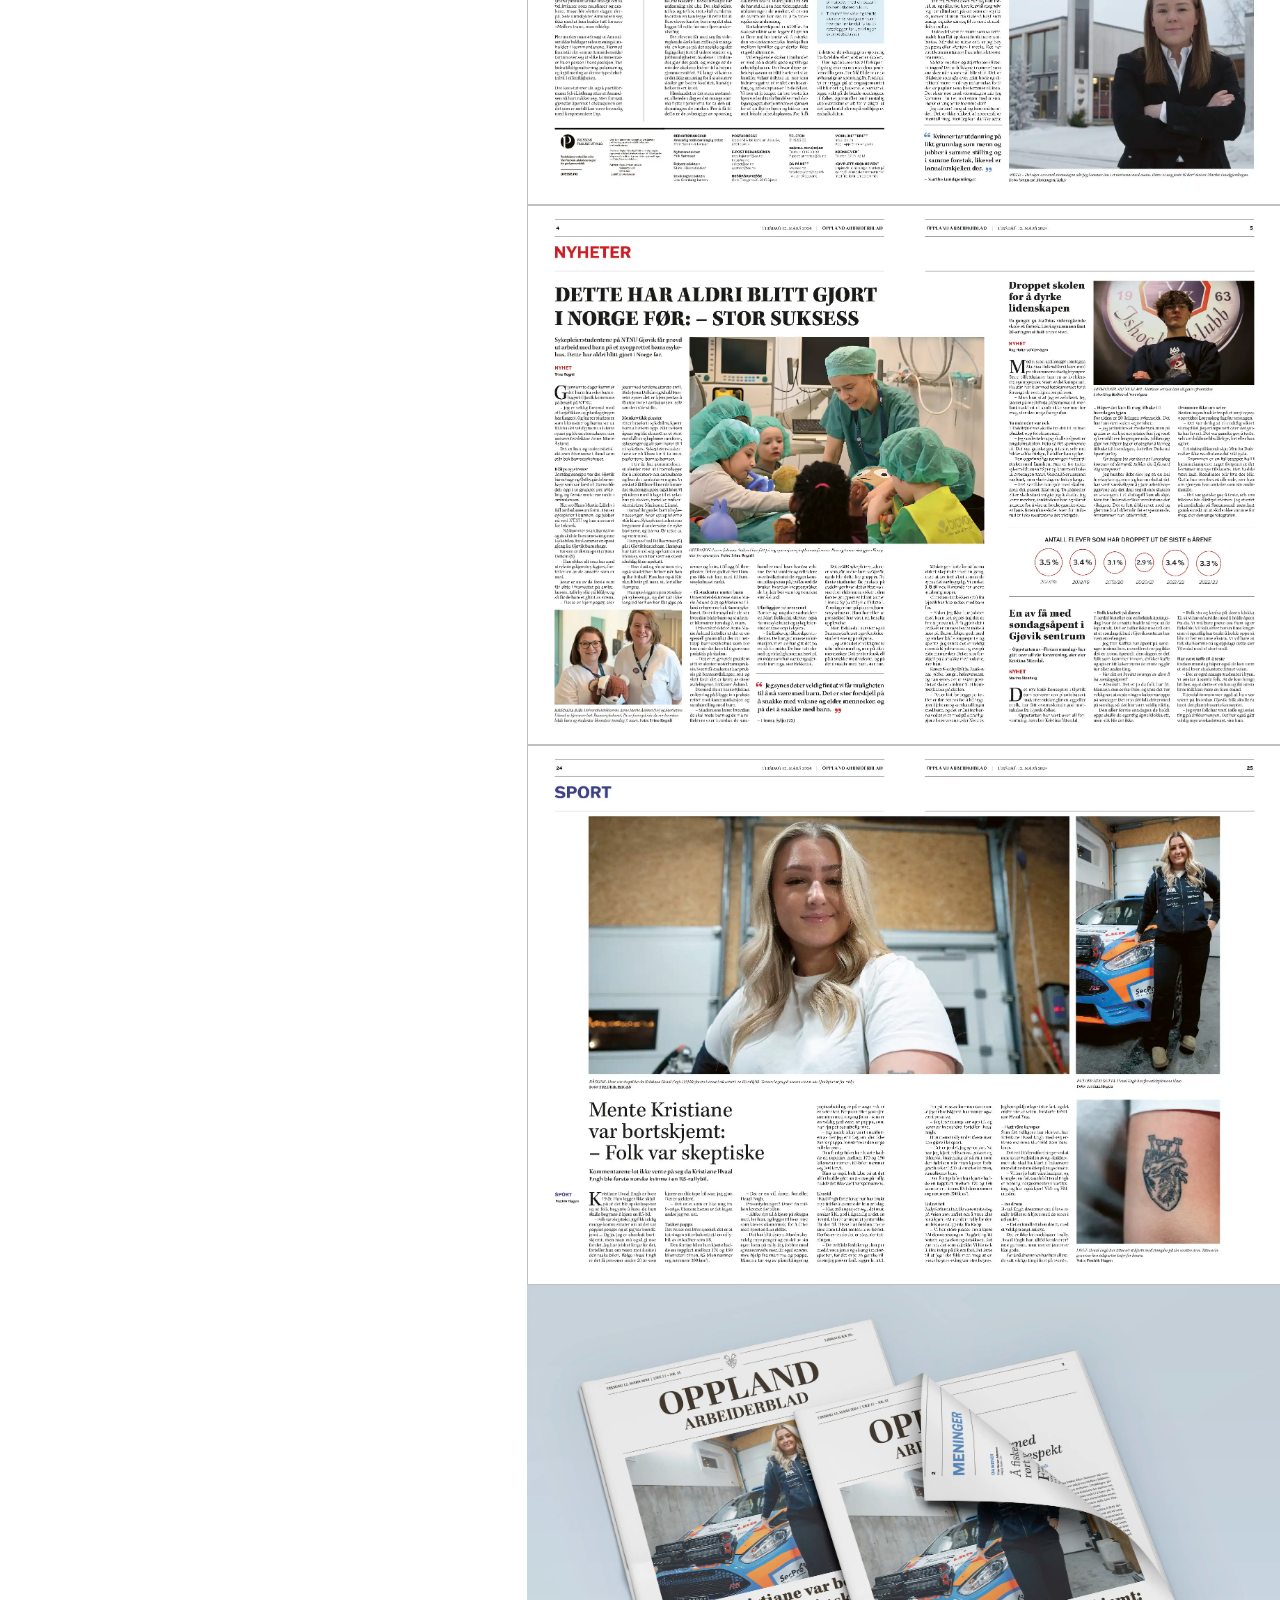
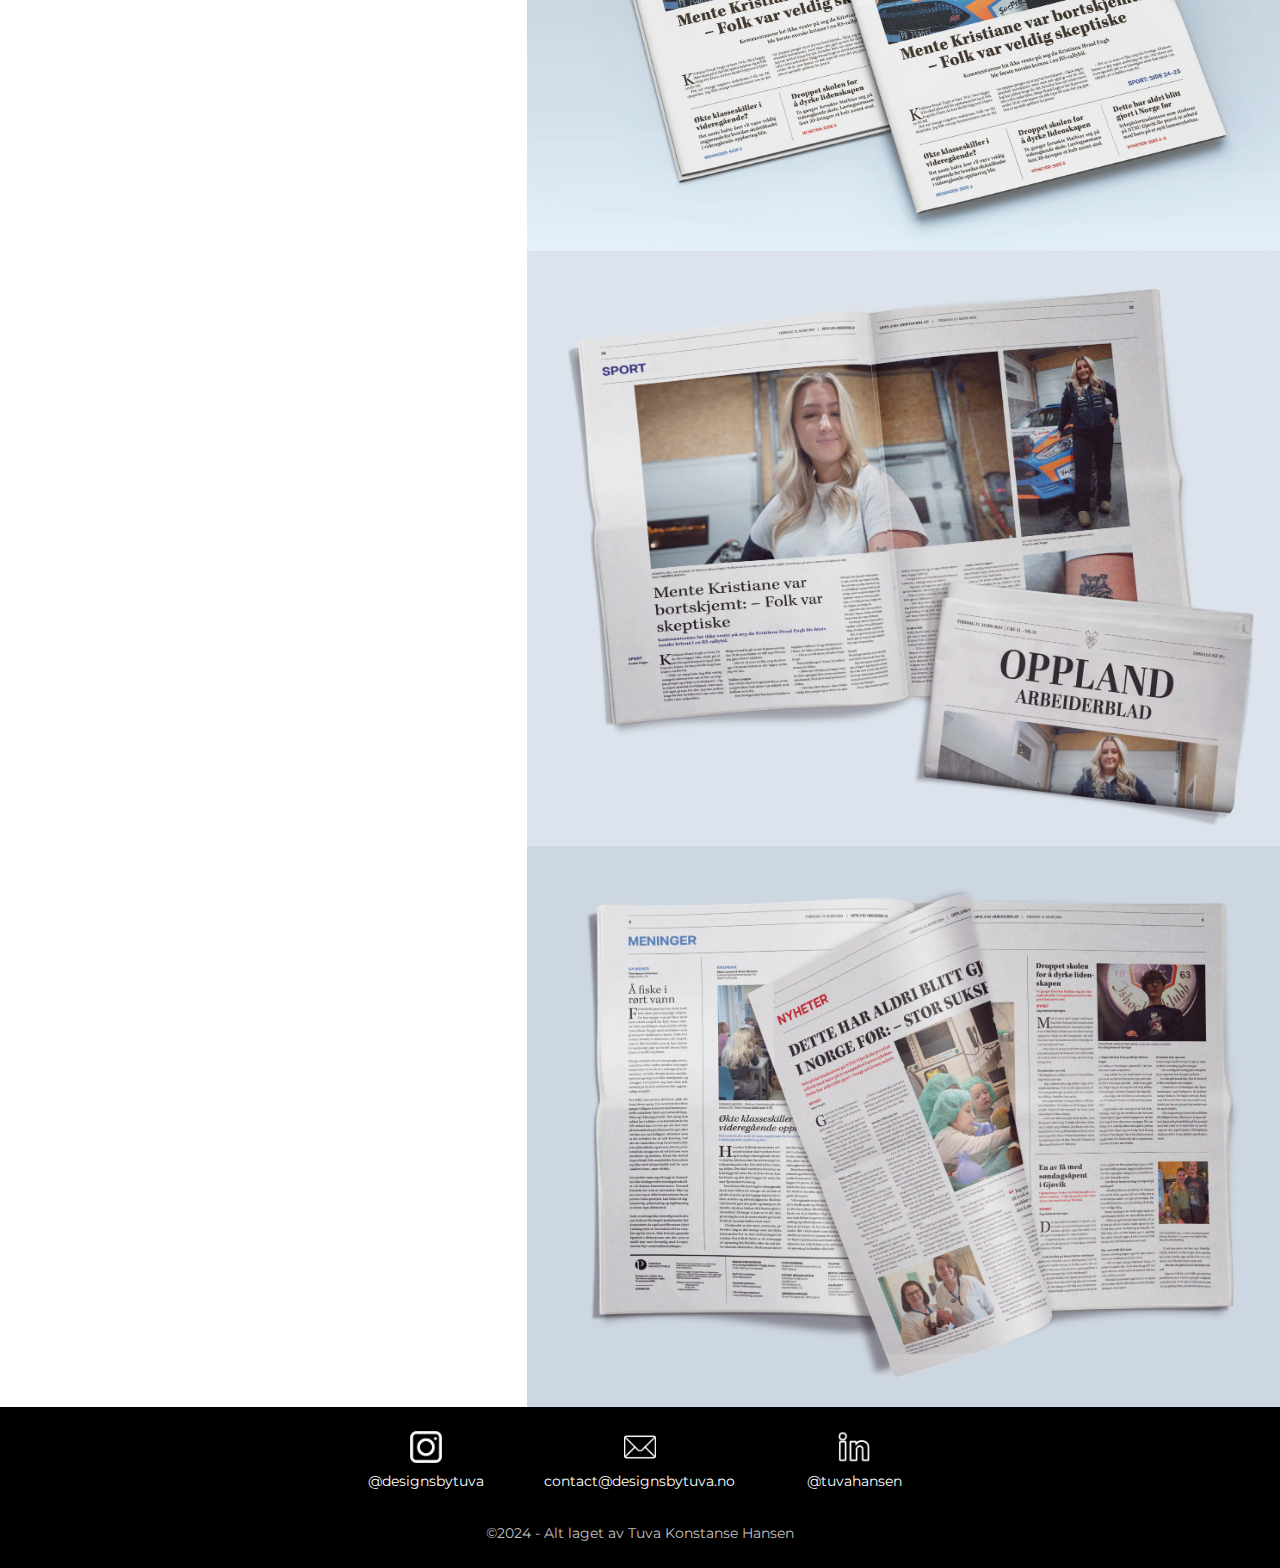
<file: pages/avis.html>
<!DOCTYPE html>
<html lang="no">
    <head>
        <meta charset="UTF-8">
        <meta http-equiv="X-UA-Compatible" content="IE=edge">
        <meta name="keywords" content="HTML, CSS, JavaScript">
        <meta name="author" content="Tuva Konstanse Hansen">
        <meta name="description" content="Designs by Tuva - A portfolio for Graphic design">
        <meta name="viewport" content="width=device-width, initial-scale=1.0">

        <link href="../styles/style.css" rel="stylesheet">
        <link rel="icon" href="../images/heart.png">

        <title>Prosjekter - Avisdesign</title>

        <script>
            document.addEventListener("DOMContentLoaded", () => {
                const menuToggle = document.querySelector('.navbar__menu');
                const menu = document.querySelector('.navbar__list');

                // Toggle menu on click
                menuToggle.addEventListener('click', () => {
                    const isOpen = menu.classList.toggle('open');
                    menuToggle.setAttribute('aria-expanded', isOpen);
                });

                // Close menu when clicking a link
                menu.querySelectorAll('a').forEach(link => {
                    link.addEventListener('click', () => {
                        menu.classList.remove('open');
                    });
                });

                // Toggle menu on keyboard (Enter or Space)
                menuToggle.addEventListener('keypress', (e) => {
                    if (e.key === "Enter" || e.key === " ") {
                        e.preventDefault();
                        const isOpen = menu.classList.toggle('open');
                        menuToggle.setAttribute('aria-expanded', isOpen);
                    }
                });
            });
        </script>
    </head>

    <body>
        <header>
            <a href="#main" class="skip">Skip to main content</a>

            <nav class="navbar mobile-flex">
                <!-- Logo on all screens -->
                <div class="navbar__logo">
                    <a href="../index.html"><img src="../images/logo.png" alt="Logo for designs by Tuva"></a>
                </div>

                <div>
                    <button class="navbar__menu" aria-controls="navbarMenu" aria-expanded="false">☰</button>
                    <ul id="navbarMenu" class="navbar__list">
                        <li class="navbar__items"><a href="../index.html#work-process">Prosess</a></li>
                        <li class="navbar__items"><a href="../index.html#projects">Alle prosjekter</a></li>
                        <li class="navbar__items"><a href="about.html">Om meg</a></li>
                        <li class="navbar__items"><a class="button button--navbar background" href="mailto:contact@designsbytuva.no">Kontakt meg</a></li>
                    </ul>
                </div>
            </nav>
        </header>

        <main id="main">
            <article class="grid" aria-label="Informasjon om prosjektet">
                <div class="grid__left background">
                    <img class="project-img" src="../images/projects/oa.webp" alt="Prosjektbilde - Grå bakgrunn med mockup av forsiden til Oppland Arbeiderblad">
               
                    <div class="content-box project mobile-flex">
                        <div>
                            <p class="project__type">Redaksjonell design</p>
                            <h1>OA - Avisdesign</h1>
                            <p>Skoleprosjekt</p>
                        </div>
                   
                        <div class="project__intro">
                            <p>I denne oppgaven skulle vi velge en norsk avis som vi ønsket å redesigne. Det kunne være enten en nasjonal, regional 
                                eller lokal avis, men vi måtte designe den i tabloidformat. Vi måtte design et bladhode, en forside og tre ulike oppslag</p>
                            <p>Jeg valgte å redesigne avisen «Oppland Arbeiderblad». Løsningen min har et moderne uttrykk, med et stilrent bladhode og en mer typografisk forside enn originalen. 
                                I tillegg har oppslagene mine tre ulike oppsett med forskjellige farger for å skille de fra hverandre. </p>
                            <p>Verktøy: InDesign & Photoshop</p>
                        </div>

                        <div class="project__next mobile-flex background">
                            <div>
                                <a class="background" href="samfundet.html">&#x2190; Samfundet Gjøvik</a>
                            </div>
                            <div>
                                <a class="background" href="energize.html">Energize &#x2192;</a>
                            </div>
                        </div>
                    </div>
                </div>
               
                <div class="grid__right">
                    <div class="switch-btn mobile-flex">
                        <button id="resultPage" class="btn active">Resultat</button>
                        <button id="processPage" class="btn">Prosess</button>
                    </div>
                
                    <section role="region" aria-label="Informasjon om prosessen og resultatet til avisen">
                        <div id="result">
                            <img class="white-img" src="../images/projects/newspaper/result/coverpage.webp" alt="Ferdig avis forside for Oppland Arbeiderblad"> 
                            <img class="white-img" src="../images/projects/newspaper/result/opinion-pages.webp" alt="Ferdig meningsoppslag i Oppland Arbeiderblad"> 
                            <img class="white-img" src="../images/projects/newspaper/result/news-pages.webp" alt="Ferdig nyhetsoppslag i Oppland Arbeiderblad"> 
                            <img class="white-img" src="../images/projects/newspaper/result/sports-pages.webp" alt="Ferdig sportsoppslag i Oppland Arbeiderblad">                            

                            <img src="../images/projects/newspaper/result/newspaper_mockup1.webp" alt="Grå bakgrunn med mockup av to aviser som begge viser forsiden til Oppland Arbeiderblad">                        
                            <img src="../images/projects/newspaper/result/newspaper_mockup2.webp" alt="Grå bakgrunn med mockup av en bretta avis og åpent sportsoppslag i Oppland Arbeiderblad">
                            <img src="../images/projects/newspaper/result/newspaper_mockup3.webp" alt="Grå bakgrunn med en oppslått avis som viser litt av både meningsoppslaget og nyhetsoppslaget">                    
                        </div>

                        <div id="process" class="content-box">
                            <h2>Innsiktsarbeid</h2>
                            <p>Jeg startet prosjektet med å analysere hvordan «Oppland Arbeiderblad» ser ut i dag, og innså fort at den har mye 
                                forbedringspotensiale.</p> 
                            <p>Et gjennomgående problem er at det er vanskelig å finne ut av grid systemet deres, noe som 
                                kan tyde på at de kanskje ikke bruker et fungerende system. I tillegg er det ingen veldig tydelig skille mellom 
                                kategoriene til de ulike oppslagene når det kommer til oppsettet.
                            </p>

                            <p>På bildene nedenfor ser man hvordan original utgaven ser ut i dag:</p>

                            <img class="white-img" src="../images/projects/newspaper/process/original-edition/coverpage-original.webp" alt="Oppland Arbeiderblad sin forside i dag"> 
                            <img class="white-img" src="../images/projects/newspaper/process/original-edition/pages-original.webp" alt="Eksempel på hvordan et oppslag i Oppland Arbeiderblad kan se ut i dag"> 

                            <h2>Designprosess</h2>
                            <p>Underveis i designprosessen min var jeg innom mange ulike forslag til oppsett. Noen prosesser vises mer enn andre, men hele avisen har vært 
                                gjennom en lang prosess underveis med mye finpussing og pirking.
                            </p>

                            
                            <h3>Bladhode</h3>
                            <p>Jeg startet med å designe bladhodet. Det var gjennom en lang prosess, men jeg endte tilslutt opp med å bruke skrifttypen «Abril Display» 
                                på logoen, og droppet rød fargen helt. I tillegg har jeg lagt til det gamle symbolet fra Opplands fylkes&shy;våpen som en liten detalj for 
                                å vise enda tydeligere at det er «Oppland Arbeider&shy;blad». Resultatet ble et enkelt og stilrent bladhode.</p>
                            <img src="../images/projects/newspaper/process/masthead.png" alt="Utvikling av bladhode">
                        
                            <h3>Utvikling av forside</h3>
                            <p>Neste sted var å designe forsiden. Dette var den vanskeligste delen av prosessen, og det tok lang tid å bli fornøyd. Jeg ønsket å lage en forside som skilte seg fra de vanlige norske avisforsidene, 
                                men som samtidig så ut som en avisforside og ikke et magasin.
                                </p>

                            <h4>Skissing av forsiden</h4>
                            <p>Jeg startet med å tegne opp noen veldig enkle skisser av hvordan oppsettet av elementene på forsiden kunne være.</p>
                            <div class="flex mobile-flex">
                                <div>
                                    <div>
                                        <img class="white-img" src="../images/projects/newspaper/process/sketch/cover-sketch1.jpg" alt="Første skisse av forsiden">
                                    </div>
                                    <div>
                                        <img class="white-img" src="../images/projects/newspaper/process/sketch/cover-sketch2.jpg" alt="Fjerde skisse av forsiden">
                                    </div>
                                </div>
                                <div>
                                    <div>
                                        <img class="white-img" src="../images/projects/newspaper/process/sketch/cover-sketch3.jpg" alt="Andre skisse av forsiden">
                                    </div>
                                    <div>
                                        <img class="white-img" src="../images/projects/newspaper/process/sketch/cover-sketch4.jpg" alt="Femte skisse av forsiden">
                                    </div>
                                </div>
                                <div> 
                                    <div>
                                        <img class="white-img" src="../images/projects/newspaper/process/sketch/cover-sketch5.jpg" alt="Tredje skisse av forsiden">
                                    </div>
                                    <div>
                                        <img class="white-img" src="../images/projects/newspaper/process/sketch/cover-sketch6.jpg" alt="Sjette skisse av forside">
                                    </div>
                                </div>
                            </div>

                            <h4>Digitalisering av skissene</h4>
                            <p>Deretter gikk jeg over til å teste ut idéene mine digitalt. Her ser dere noen av dem.</p>
                            <div class="flex mobile-flex">
                                <div>
                                    <div>
                                        <img class="white-img" src="../images/projects/newspaper/process/drafts/cover-draft1.webp" alt="Første utkast av forsiden">
                                    </div>
                                    <div>
                                        <img class="white-img" src="../images/projects/newspaper/process/drafts/cover-draft3.webp" alt="Fjerde utkast av forsiden">
                                    </div>
                                </div>
                                <div>
                                    <div>
                                        <img class="white-img" src="../images/projects/newspaper/process/drafts/cover-draft5.webp" alt="Andre utkast av forsiden">
                                    </div>
                                    <div>
                                        <img class="white-img" src="../images/projects/newspaper/process/drafts/cover-draft2.webp" alt="Femte utkast av forsiden">
                                    </div>
                                </div>
                                <div> 
                                    <div>
                                        <img class="white-img" src="../images/projects/newspaper/process/drafts/cover-draft4.webp" alt="Tredje utkast av forsiden">
                                    </div>
                                    <div>
                                        <img class="white-img" src="../images/projects/newspaper/result/coverpage.webp" alt="Ferdig forside">
                                    </div>
                                </div>
                            </div>

                            <h4>Ferdig forside</h4>
                            <img class="white-img" src="../images/projects/newspaper/result/coverpage.webp" alt="Ferdig forside">

                            <h3>Utvikling av andre oppslag</h3>
                            <p>Når forsiden var klar gikk jeg videre til å teste oppsett på resten av oppslagene.</p>

                            <div class="flex">
                                <div>
                                    <h4>Meningsoppslag:</h4>
                                    <img class="white-img" src="../images/projects/newspaper/process/drafts/first-draft-opinions.webp" alt="Første utkast meningsoppslag">
                                    <p class="arrow-down">l</p>
                                    <img class="white-img" src="../images/projects/newspaper/process/drafts/second-draft-opinions.webp" alt="Andre utkast meningsoppslag">
                                    <p class="arrow-down">&darr;</p>
                                    <img class="white-img" src="../images/projects/newspaper/result/opinion-pages.webp" alt="Ferdig meningsoppslag">
                                </div>

                                <div>
                                    <h4>Nyhetssoppslag:</h4>
                                    <img class="white-img" src="../images/projects/newspaper/process/drafts/first-draft-news.webp" alt="Første utkast nyhetsoppslag">
                                    <p class="arrow-down">l</p>
                                    <img class="white-img" src="../images/projects/newspaper/process/drafts/second-draft-news.webp" alt="Andre utkast nyhetsoppslag">
                                    <p class="arrow-down">&darr;</p>
                                    <img class="white-img" src="../images/projects/newspaper/result/news-pages.webp" alt="Ferdig nyhetsoppslag">
                                </div>

                                <div>
                                    <h4>Sportssoppslag:</h4>
                                    <img class="white-img" src="../images/projects/newspaper/process/drafts/first-draft-sports.webp" alt="Første utkast sportsoppslag">
                                    <p class="arrow-down">l</p>
                                    <img class="white-img" src="../images/projects/newspaper/process/drafts/second-draft-sports.webp" alt="Andre utkast sportsoppslag">
                                    <p class="arrow-down">&darr;</p>
                                    <img class="white-img" src="../images/projects/newspaper/result/sports-pages.webp" alt="Ferdig sportsoppslag">
                                </div>
                            </div>

                            <h3>Ferdig design med grid</h3>
                            <p>Tilslutt endte jeg opp med disse sidene. Alle sidene har en grid på 20 spalter med 6mm mellomrom.</p>

                            <img class="white-img" src="../images/projects/newspaper/result/with-grid/coverpage-grid.webp" alt="Ferdig forside med synlig grid"> 
                            <img class="white-img" src="../images/projects/newspaper/result/with-grid/opinions-grid.webp" alt="Ferdig meningsoppslag med synlig grid"> 
                            <img class="white-img" src="../images/projects/newspaper/result/with-grid/news-grid.webp" alt="Ferdig nyhetsoppslag med synlig grid"> 
                            <img class="white-img" src="../images/projects/newspaper/result/with-grid/sports-grid.webp" alt="Ferdig sportsoppslag med synlig grid">                            
                            
                            <div class="project__next project__next--bottom mobile-flex">
                                <div>
                                    <a href="samfundet.html">&#x2190; Samfundet Gjøvik</a>
                                </div>
                                <div>
                                    <a href="energize.html">Energize &#x2192;</a>
                                </div>
                            </div>
                        </div>
                    </section>
                </div>
            </article>
        </main>

        <footer class="footer">
            <figure class="footer__some mobile-flex">
                <div>
                    <a href="https://www.instagram.com/designsbytuva/" target="_blank" aria-label="Åpner i ny fane"><img src="../images/icons/ig-white.png" alt="Besøk Instagrammen til Designs by tuva"></a>
                    <p class="username">@designsbytuva</p>
                </div>
                <div>
                    <a href="mailto:contact@designsbytuva.no" target="_blank" aria-label="Åpner i ny fane"><img src="../images/icons/mail-white.png" alt="Send meg en epost"></a>
                    <p class="username">contact@designsbytuva.no</p>
                </div>
                <div>
                    <a href="https://www.linkedin.com/in/tuvahansen/" target="_blank" aria-label="Åpner i ny fane"><img src="../images/icons/in-white.png" alt="Besøk LinkedIn profilen min"></a>
                    <p class="username">@tuvahansen</p>
                </div>
            </figure>
            <p>&copy;2024 - Alt laget av Tuva Konstanse Hansen</p>
        </footer>

        <script>
            document.addEventListener('DOMContentLoaded', (event) => {
            const buttons = document.querySelectorAll('.btn');
            const resultDiv = document.getElementById('result');
            const processDiv = document.getElementById('process');

                // Initialize to show 'Resultat' by default
                resultDiv.style.display = 'block';
                processDiv.style.display = 'none';

                buttons.forEach(button => {
                    button.addEventListener('click', () => {
                        // Remove 'active' class from all buttons
                        buttons.forEach(btn => btn.classList.remove('active'));
                        // Add 'active' class to the clicked button
                        button.classList.add('active');

                        // Toggle content based on which button is clicked
                        if (button.id === 'resultPage') {
                            resultDiv.style.display = 'block';
                            processDiv.style.display = 'none';
                        } else if (button.id === 'processPage') {
                            resultDiv.style.display = 'none';
                            processDiv.style.display = 'block';
                        }
                    });
                });
            });
        </script>
    </body>
</html>
</file>
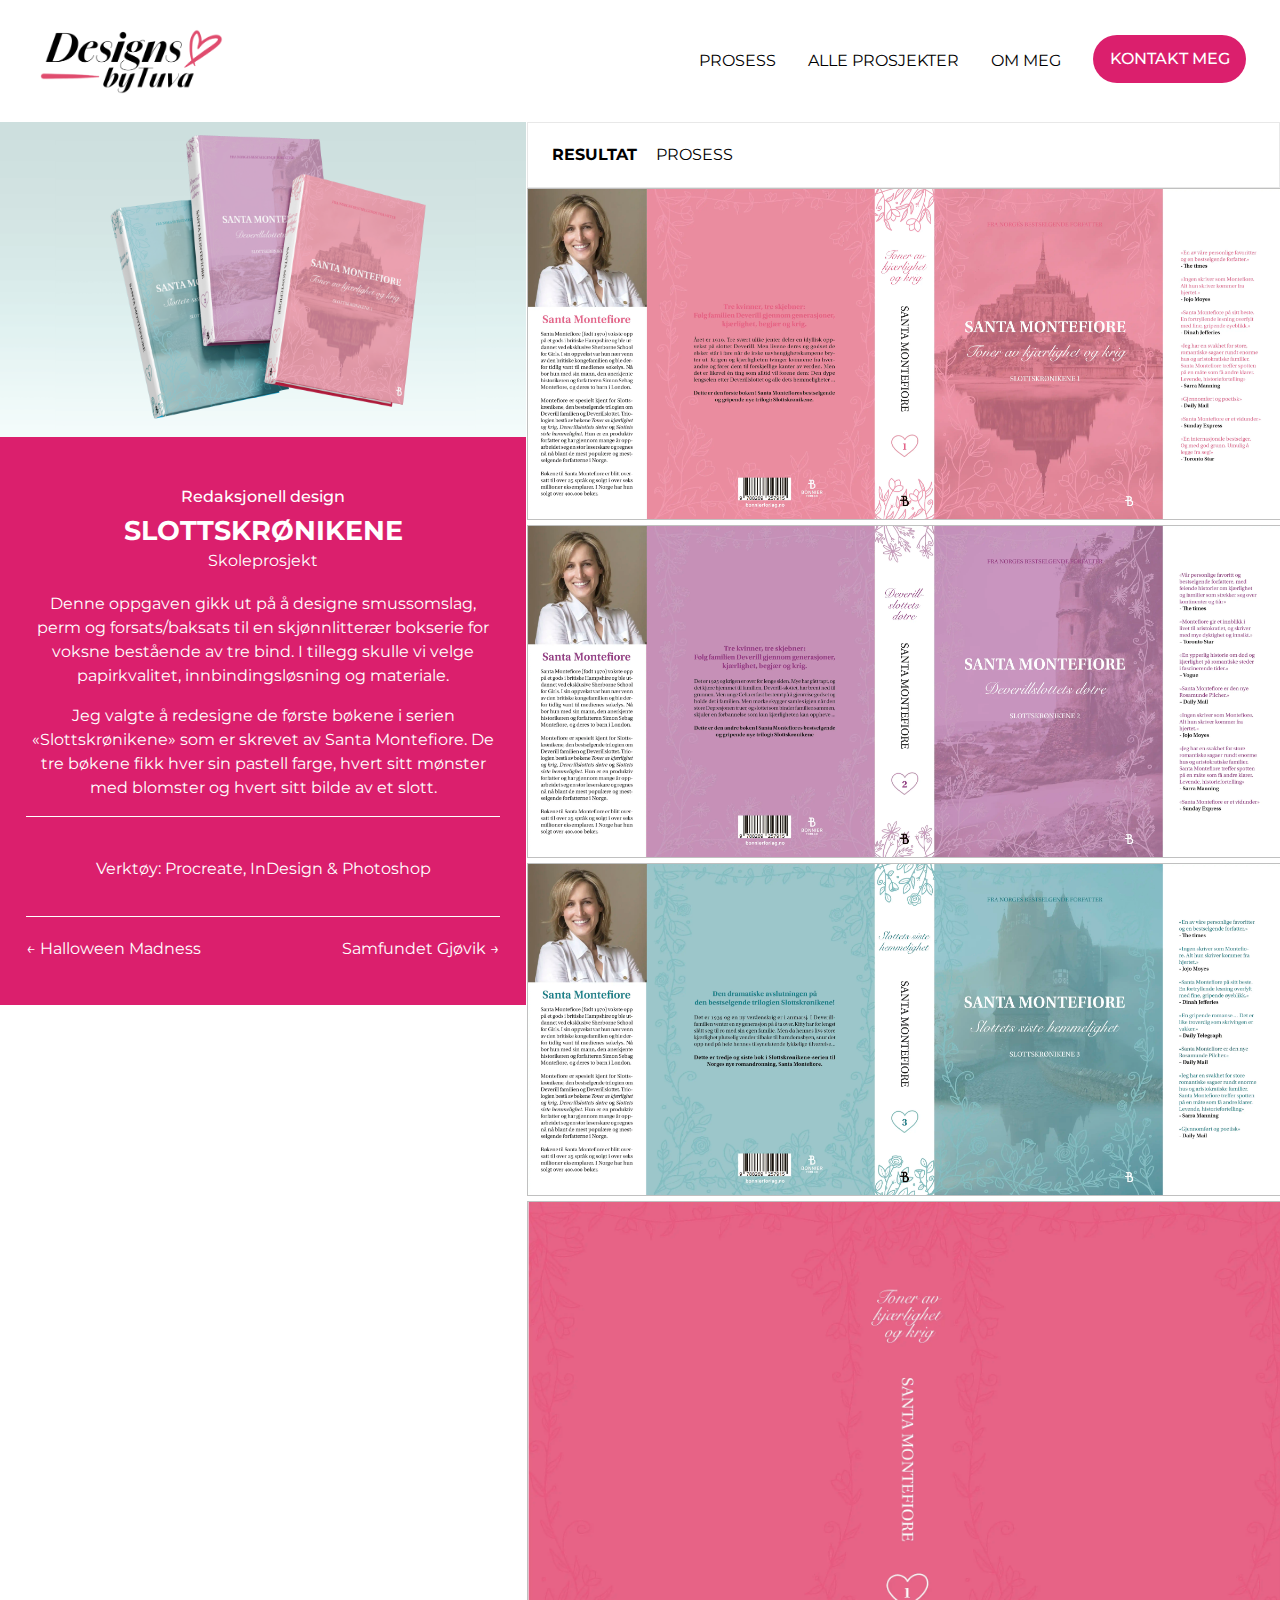
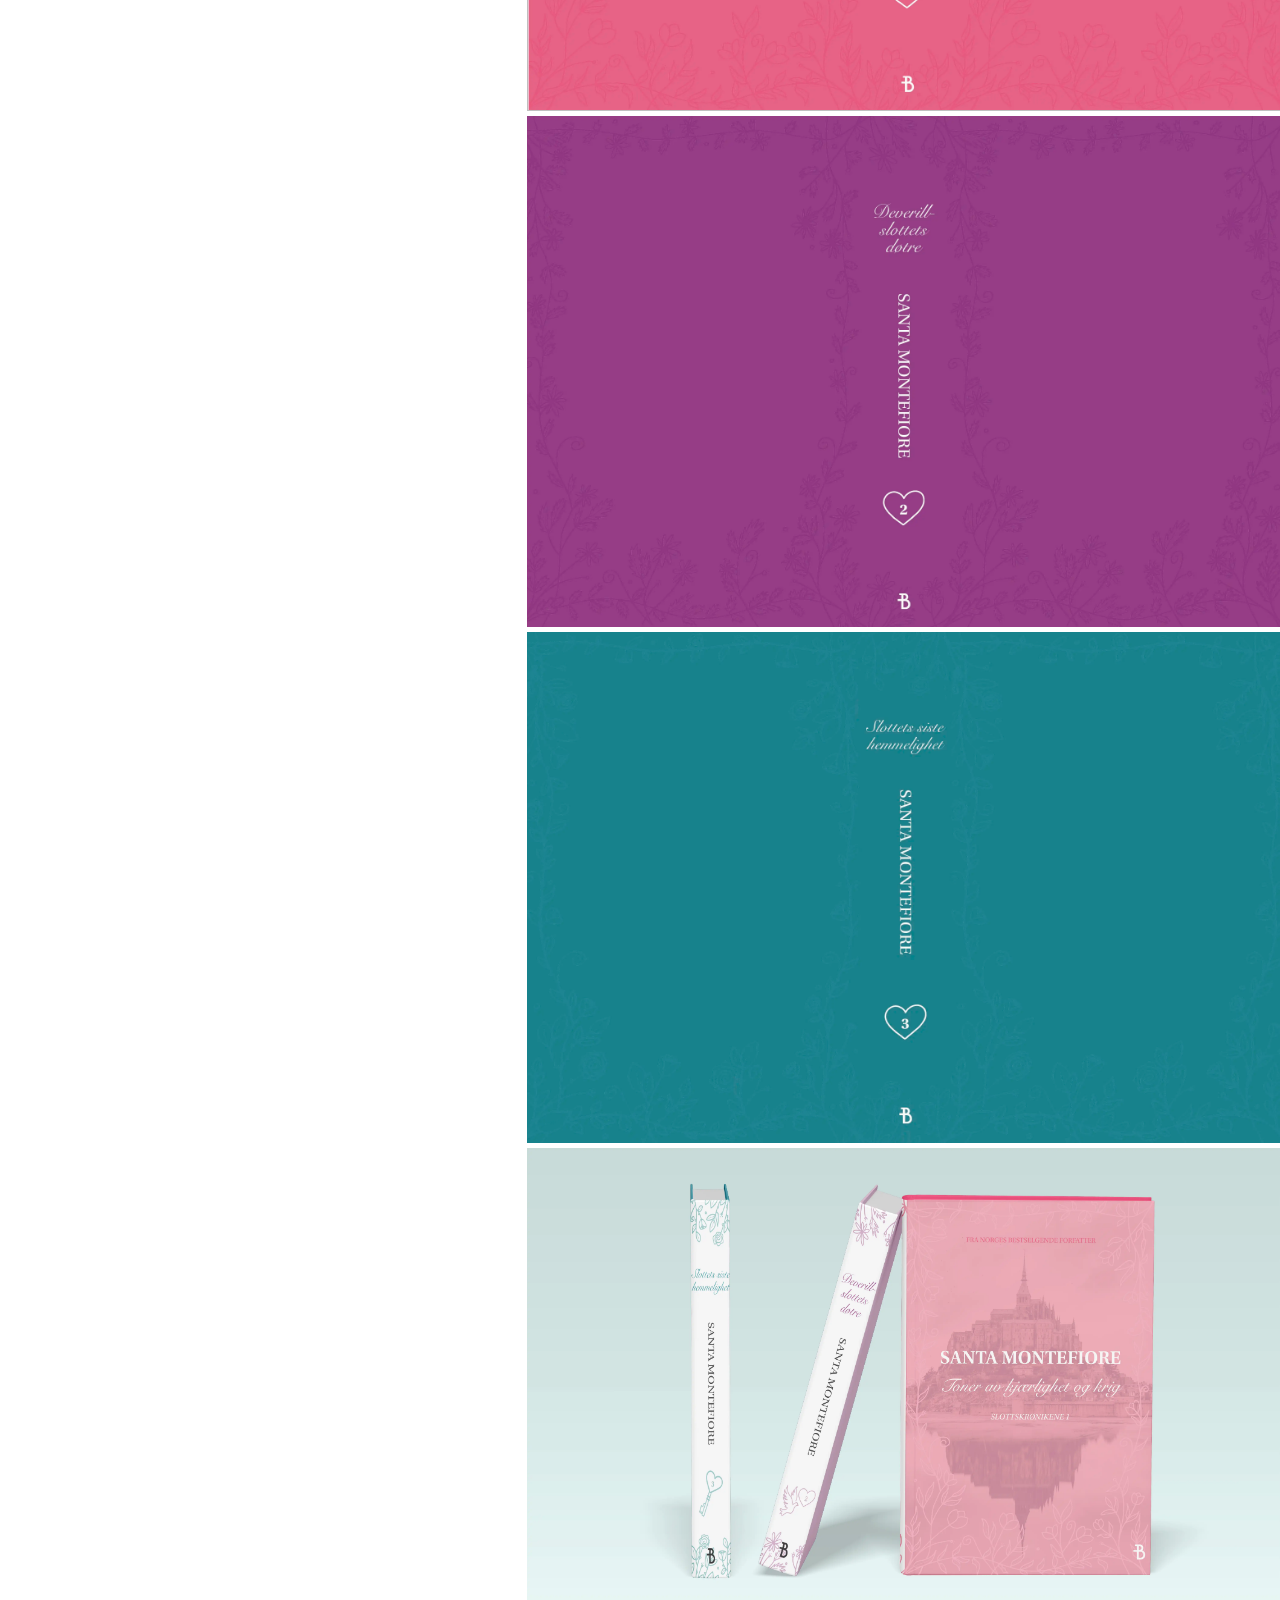
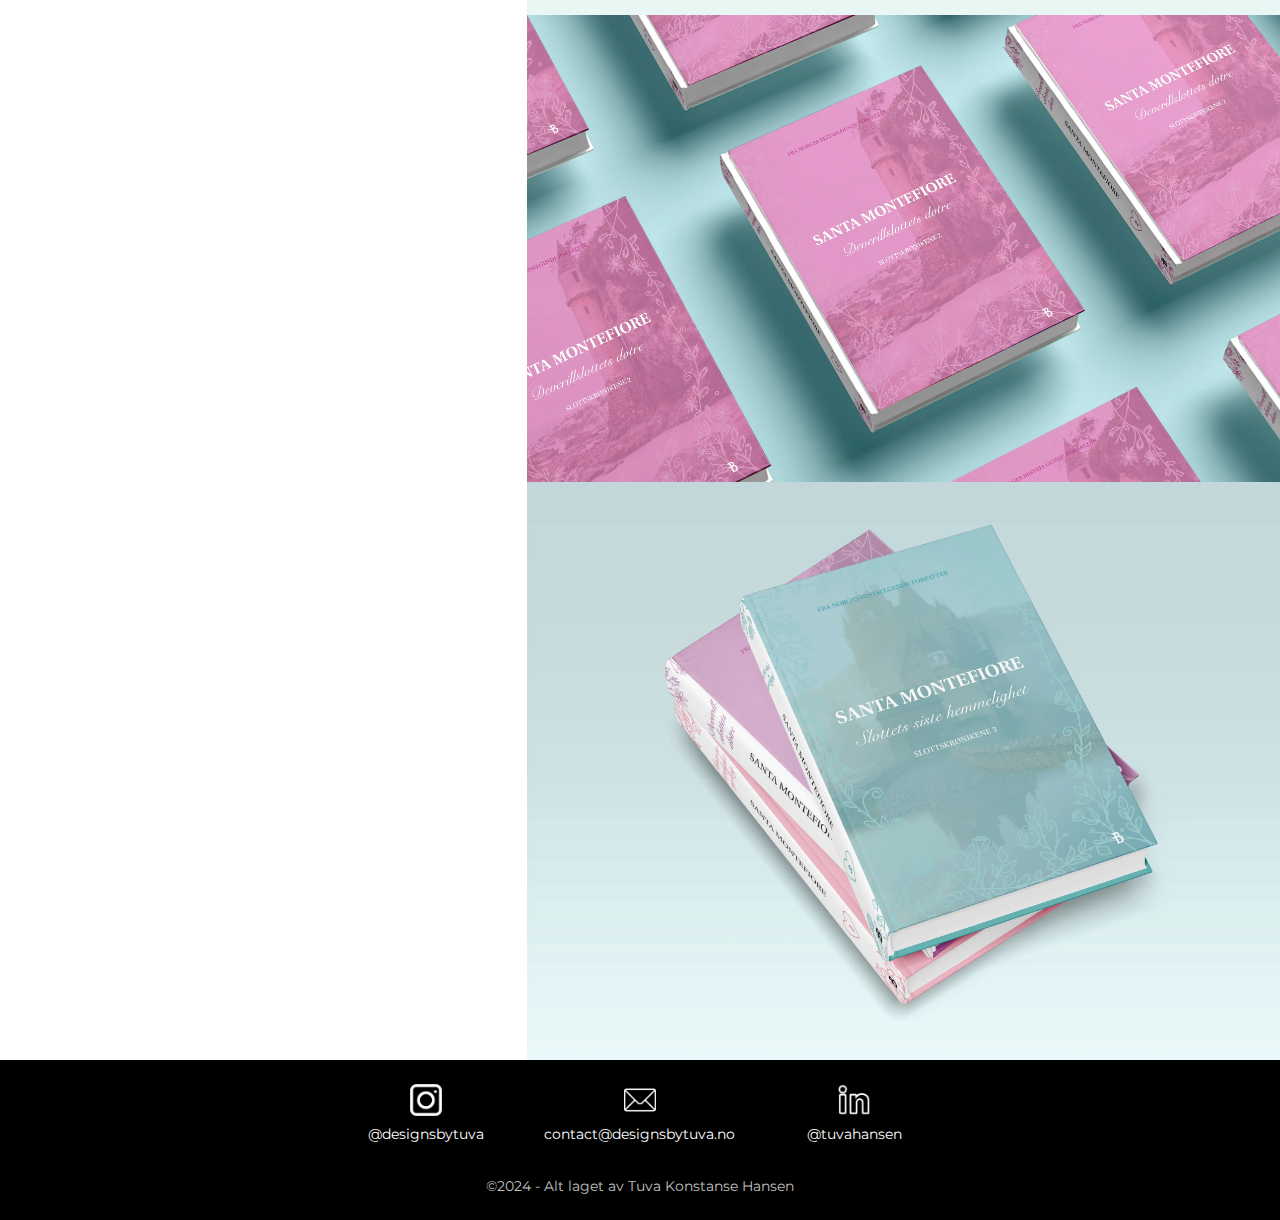
<file: pages/bokdesign.html>
<!DOCTYPE html>
<html lang="no">
    <head>
        <meta charset="UTF-8">
        <meta http-equiv="X-UA-Compatible" content="IE=edge">
        <meta name="keywords" content="HTML, CSS, JavaScript">
        <meta name="author" content="Tuva Konstanse Hansen">
        <meta name="description" content="Designs by Tuva - A portfolio for Graphic design">
        <meta name="viewport" content="width=device-width, initial-scale=1.0">

        <link href="../styles/style.css" rel="stylesheet">
        <link rel="icon" href="../images/heart.png">

        <title>Prosjekter - Slottskrønikene</title>

        <script>
            document.addEventListener("DOMContentLoaded", () => {
                const menuToggle = document.querySelector('.navbar__menu');
                const menu = document.querySelector('.navbar__list');

                // Toggle menu on click
                menuToggle.addEventListener('click', () => {
                    const isOpen = menu.classList.toggle('open');
                    menuToggle.setAttribute('aria-expanded', isOpen);
                });

                // Close menu when clicking a link
                menu.querySelectorAll('a').forEach(link => {
                    link.addEventListener('click', () => {
                        menu.classList.remove('open');
                    });
                });

                // Toggle menu on keyboard (Enter or Space)
                menuToggle.addEventListener('keypress', (e) => {
                    if (e.key === "Enter" || e.key === " ") {
                        e.preventDefault();
                        const isOpen = menu.classList.toggle('open');
                        menuToggle.setAttribute('aria-expanded', isOpen);
                    }
                });
            });
        </script>
    </head>

    <body>
        <header>
            <a href="#main" class="skip">Skip to main content</a>

            <nav class="navbar mobile-flex">
                <!-- Logo on all screens -->
                <div class="navbar__logo">
                    <a href="../index.html"><img src="../images/logo.png" alt="Logo for designs by Tuva"></a>
                </div>

                <div>
                    <button class="navbar__menu" aria-controls="navbarMenu" aria-expanded="false">☰</button>
                    <ul id="navbarMenu" class="navbar__list">
                        <li class="navbar__items"><a href="../index.html#work-process">Prosess</a></li>
                        <li class="navbar__items"><a href="../index.html#projects">Alle prosjekter</a></li>
                        <li class="navbar__items"><a href="about.html">Om meg</a></li>
                        <li class="navbar__items"><a class="button button--navbar background" href="mailto:contact@designsbytuva.no">Kontakt meg</a></li>
                    </ul>
                </div>
            </nav>
        </header>

        <main id="main">
            <article class="grid" aria-label="Informasjon om prosjektet">
                <div class="grid__left background">
                    <img class="project-img" src="../images/projects/slottskronikene.webp" alt="Prosjektbilde - Lysblå bakgrunn med mockup av de tre første Slottskrønikene bøkene">
           
                    <div class="content-box project mobile-flex">
                        <div>
                            <p class="project__type">Redaksjonell design</p>
                            <h1>Slottskrønikene</h1>
                            <p>Skoleprosjekt</p>
                        </div>
                    
                        <div class="project__intro">
                            <p>Denne oppgaven gikk ut på å designe smussomslag, perm og forsats/baksats 
                                til en skjønnlitterær bokserie for voksne bestående av tre bind. I tillegg skulle 
                                vi velge papirkvalitet, innbindingsløsning og materiale.</p>
                            <p>Jeg valgte å redesigne de første bøkene i serien «Slottskrønikene» som er skrevet av Santa Montefiore.
                                De tre bøkene fikk hver sin pastell farge, hvert sitt mønster med blomster og hvert sitt 
                                bilde av et slott.</p>
                            <p>Verktøy: Procreate, InDesign & Photoshop</p>
                        </div>

                        <div class="project__next mobile-flex">
                            <div>
                                <a class="background" href="madness.html">&#x2190; Halloween Madness</a>
                            </div>
                            <div>
                                <a class="background" href="samfundet.html">Samfundet Gjøvik &#x2192;</a>
                            </div>
                        </div>
                    </div>
                </div>
            
                <div class="grid__right">
                    <div class="switch-btn mobile-flex">
                        <button id="resultPage" class="btn active">Resultat</button>
                        <button id="processPage" class="btn">Prosess</button>
                    </div>

                    <section role="region" aria-label="Informasjon om prosessen og resultatet til bokserien">
                        <div id="result">
                            <div class="">
                                <div>
                                    <img class="white-img" src="../images/projects/books/result/love-smuss.webp" alt="Ferdig rosa smussomslag for bok 1 i Slottskrønikene serien">
                                    <img class="white-img" src="../images/projects/books/result/daughters-smuss.webp" alt="Ferdig lilla smussomslag for bok 2 i Slottskrønikene serien">                               
                                    <img class="white-img" src="../images/projects/books/result/secret-smuss.webp" alt="Ferdig blå smussomslag for bok 3 i Slottskrønikene serien">
                                </div>
                                <div>
                                    <img class="white-img" src="../images/projects/books/result/love-cover.webp" alt="Ferdig rosa perm for bok 1 i Slottskrønikene serien">
                                    <img src="../images/projects/books/result/daughters-cover.webp" alt="Ferdig lilla perm for bok 2 i Slottskrønikene serien">                               
                                    <img src="../images/projects/books/result/secret-cover.webp" alt="Ferdig blå perm for bok 1 i Slottskrønikene serien">
                                </div>
                            </div>

                            <img src="../images/projects/books/result/book-mockup1.webp" alt="Lysblå bakgrunn med mockup av forsiden til bok 1 med rosa smussomslag, og ryggene til bok 1 og 2">                        
                            <img src="../images/projects/books/result/multiple-books.webp" alt="Lysblå bakgrunn med mockup som viser mange bøker med lilla smussomslag">
                            <img src="../images/projects/books/result/book-mockup2.webp" alt="Lysblå bakgrunn med mockup av alle tre bøkene i en bunke, med bok 3 øverst med blått smussomslag">                    
                        </div>

                        <div id="process" class="content-box">
                            <h2>Innsiktsarbeid</h2>
                            <p>Før jeg startet på designprosessen utførte jeg en del innsiktsarbeid for å finne ut hva slags design stil jeg burde gå for.</p>
                        
                            <h3>Ulike utgaver</h3>
                            <p>Jeg startet med å se på hva slags utgaver som finnes av Slottskrønikene. Forsidene til bøkene endrer seg ut ifra hvilket 
                                land de har blitt utgitt i, og det finnes derfor flere ulike design, men virker som alle har det samme typiske «dameroman»-designet med en dame som står med ryggen til.</p>
                            
                            <img src="../images/projects/books/process/different-editions.webp" alt="Ulike utgaver av bøkene i Slottskrønikene serien">
                        
                            <h3>Inspirasjon</h3>
                            <p>Deretter prøvde jeg også å finne inspirasjon. Jeg visste allerede hvordan type design jeg 
                                ønsket å lage, og prøvde å finne bilder på Pinterest som ga det samme uttrykket som målet mitt.</p>
                            <img src="../images/projects/books/process/inspirationboard.webp" alt="Inspirasjon fra Pinterest">

                            <h2>Designprosess</h2>
                            <p>Designprosessen til dette prosjektet var ganske rett fram siden jeg allerede hadde en relativt klar idé fra starten av på hva jeg ville gjøre.</p>

                            <h3>Testing av skrift på forsiden</h3>
                            <p>Det første jeg gjorde var å teste ut ulike skrifttyper og oppsett på forsiden til den første boka.</p>
                                    
                            <div class="flex">
                                <div class="mobile-flex">
                                    <div>
                                        <img class="white-img" src="../images/projects/books/process/1.love-and-war/text/text1.png" alt="Første utkast av tekstoppsettet">
                                    </div>
                                    <div>
                                        <img class="white-img" src="../images/projects/books/process/1.love-and-war/text/text2.png" alt="Femte utkast av tekstoppsettet">
                                    </div>
                                </div>

                                <div class="mobile-flex">
                                    <div>
                                        <img class="white-img" src="../images/projects/books/process/1.love-and-war/text/text3.png" alt="Andre utkast av tekstoppsettet">
                                    </div>
                                    <div>
                                        <img class="white-img" src="../images/projects/books/process/1.love-and-war/text/text4.png" alt="Sjette utkast av tekstoppsettet">
                                    </div>
                                </div>

                                <div class="mobile-flex">
                                    <div>
                                        <img class="white-img" src="../images/projects/books/process/1.love-and-war/text/text5.png" alt="Tredje utkast av tekstoppsettet">
                                    </div>
                                    <div>
                                        <img class="white-img" src="../images/projects/books/process/1.love-and-war/text/text6.png" alt="Syvende utkast av tekstoppsettet ">
                                    </div>
                                </div>
                                <div class="mobile-flex">
                                    <div>
                                        <img class="white-img" src="../images/projects/books/process/1.love-and-war/text/text7.png" alt="Fjerde utkast av tekstoppsettet">
                                    </div>
                                    <div>
                                        <img class="white-img" src="../images/projects/books/process/1.love-and-war/text/text8.png" alt="Åttende utkast av tekstoppsettet">
                                    </div>
                                </div>
                            </div>
                                
                            <h3>Plassering av tekstinnhold</h3>
                            <p>Jeg endte tilslutt opp med å bruke skrifttypene «Snell Roundhand» og «Utopia Std» siden disse fungerte best sammen, og endte opp med å 
                                sette opp teksten på alle bøkene på denne måten. 
                            </p>
                            <img src="../images/projects/books/process/1.love-and-war/text/text-right.webp" alt="Ferdig tekstoppsett">
                            
                            <h3>Utvikling av detaljer</h3>
                            <p>Jeg visste fra starten av at jeg ønsket å inkludere et mønster laget av blomster i designet mitt, så jeg startet med å tegne opp et mønster av tulipaner til bok 1.</p>
                            <div class="flex">
                                <div class="mobile-flex">
                                    <div>
                                        <img src="../images/projects/books/process/1.love-and-war/background-test1.webp" alt="Første utkast av mønster">
                                    </div>
                                    <div>
                                        <img src="../images/projects/books/process/1.love-and-war/background-test2.webp" alt="Fjerde utkast av mønster">
                                    </div>
                                </div>

                                <div class="mobile-flex">
                                    <div>
                                        <img src="../images/projects/books/process/1.love-and-war/background-test3.webp" alt="Andre utkast av mønster">
                                    </div>

                                    <div>
                                        <img src="../images/projects/books/process/1.love-and-war/background-test4.webp" alt="Femte utkast av mønster">
                                    </div>
                                </div>

                                <div class="mobile-flex">
                                    <div>
                                        <img src="../images/projects/books/process/1.love-and-war/background-test5.png" alt="Tredje utkast av mønster">
                                    </div>

                                    <div>
                                        <img src="../images/projects/books/process/1.love-and-war/background-test6.webp" alt="Sjette utkast av mønster">
                                    </div>
                                </div>
                            </div>
                                
                            <h3>Ferdig resultat av detaljer</h3>
                            <p>Underveis i prosessen innså jeg at mønsteret fungerer best som et ornament og ikke burde være hovedfokuset på bøkene. 
                                Derfor endte jeg opp med et ensfarga mønster som enkelt kan blende inn med bakgrunnen. I tillegg fikk hver av bøkene hvert sitt mønster, 
                                hvert sitt bilde av et slott og hvert sitt hjerte.</p>
                            <div class="flex">
                                <div>
                                    <img src="../images/projects/books/process/1.love-and-war/love-background-cover.webp" alt="Ferdig rosa mønster til bok 1">
                                </div>

                                <div>
                                    <img src="../images/projects/books/process/2.daughters/daughters-background-cover.webp" alt="Ferdig lilla mønster til bok 2">
                                </div>

                                <div>
                                    <img src="../images/projects/books/process/3.secret/secret-background-cover.webp" alt="Ferdig blått mønster til bok 3">
                                </div>
                            </div>

                            <div class="flex">
                                <div class="mobile-flex">
                                    <div>
                                        <img src="../images/projects/books/process/1.love-and-war/castle1.png" alt="Slott med rosa fargefilter som brukes på bok 1">
                                    </div>
                                    <div>
                                        <img src="../images/projects/books/process/2.daughters/castle2.png" alt="Slott med lilla fargefilter som brukes på bok 2">
                                    </div>
                                </div>
                                <div class="mobile-flex">
                                    <div>
                                        <img src="../images/projects/books/process/3.secret/castle3.png" alt="Slott med blått fargefilter som brukes på bok 3">
                                    </div>    
                                    <div>
                                        <img src="../images/projects/books/process/hearts.png" alt="3 hjerter i rosa, lilla og blå som viser hvilket nummer boken er">
                                    </div>
                                </div>
                            </div>

                            <div class="project__next project__next--bottom mobile-flex">
                                <div>
                                    <a href="madness.html">&#x2190; Halloween Madness</a>
                                </div>
                                <div>
                                    <a href="samfundet.html">Samfundet Gjøvik &#x2192;</a>
                                </div>
                            </div>
                        </div>
                    </section>
                </div>
            </article>
        </main>

        <footer class="footer">
            <figure class="footer__some mobile-flex">
                <div>
                    <a href="https://www.instagram.com/designsbytuva/" target="_blank" aria-label="Åpner i ny fane"><img src="../images/icons/ig-white.png" alt="Besøk Instagrammen til Designs by tuva"></a>
                    <p class="username">@designsbytuva</p>
                </div>
                <div>
                    <a href="mailto:contact@designsbytuva.no" target="_blank" aria-label="Åpner i ny fane"><img src="../images/icons/mail-white.png" alt="Send meg en epost"></a>
                    <p class="username">contact@designsbytuva.no</p>
                </div>
                <div>
                    <a href="https://www.linkedin.com/in/tuvahansen/" target="_blank" aria-label="Åpner i ny fane"><img src="../images/icons/in-white.png" alt="Besøk LinkedIn profilen min"></a>
                    <p class="username">@tuvahansen</p>
                </div>
            </figure>
            <p>&copy;2024 - Alt laget av Tuva Konstanse Hansen</p>
        </footer>
        
        <script>
            document.addEventListener('DOMContentLoaded', (event) => {
            const buttons = document.querySelectorAll('.btn');
            const resultDiv = document.getElementById('result');
            const processDiv = document.getElementById('process');

                // Initialize to show 'Resultat' by default
                resultDiv.style.display = 'block';
                processDiv.style.display = 'none';

                buttons.forEach(button => {
                    button.addEventListener('click', () => {
                        // Remove 'active' class from all buttons
                        buttons.forEach(btn => btn.classList.remove('active'));
                        // Add 'active' class to the clicked button
                        button.classList.add('active');

                        // Toggle content based on which button is clicked
                        if (button.id === 'resultPage') {
                            resultDiv.style.display = 'block';
                            processDiv.style.display = 'none';
                        } else if (button.id === 'processPage') {
                            resultDiv.style.display = 'none';
                            processDiv.style.display = 'block';
                        }
                    });
                });
            });
        </script>
    </body>
</html>
</file>
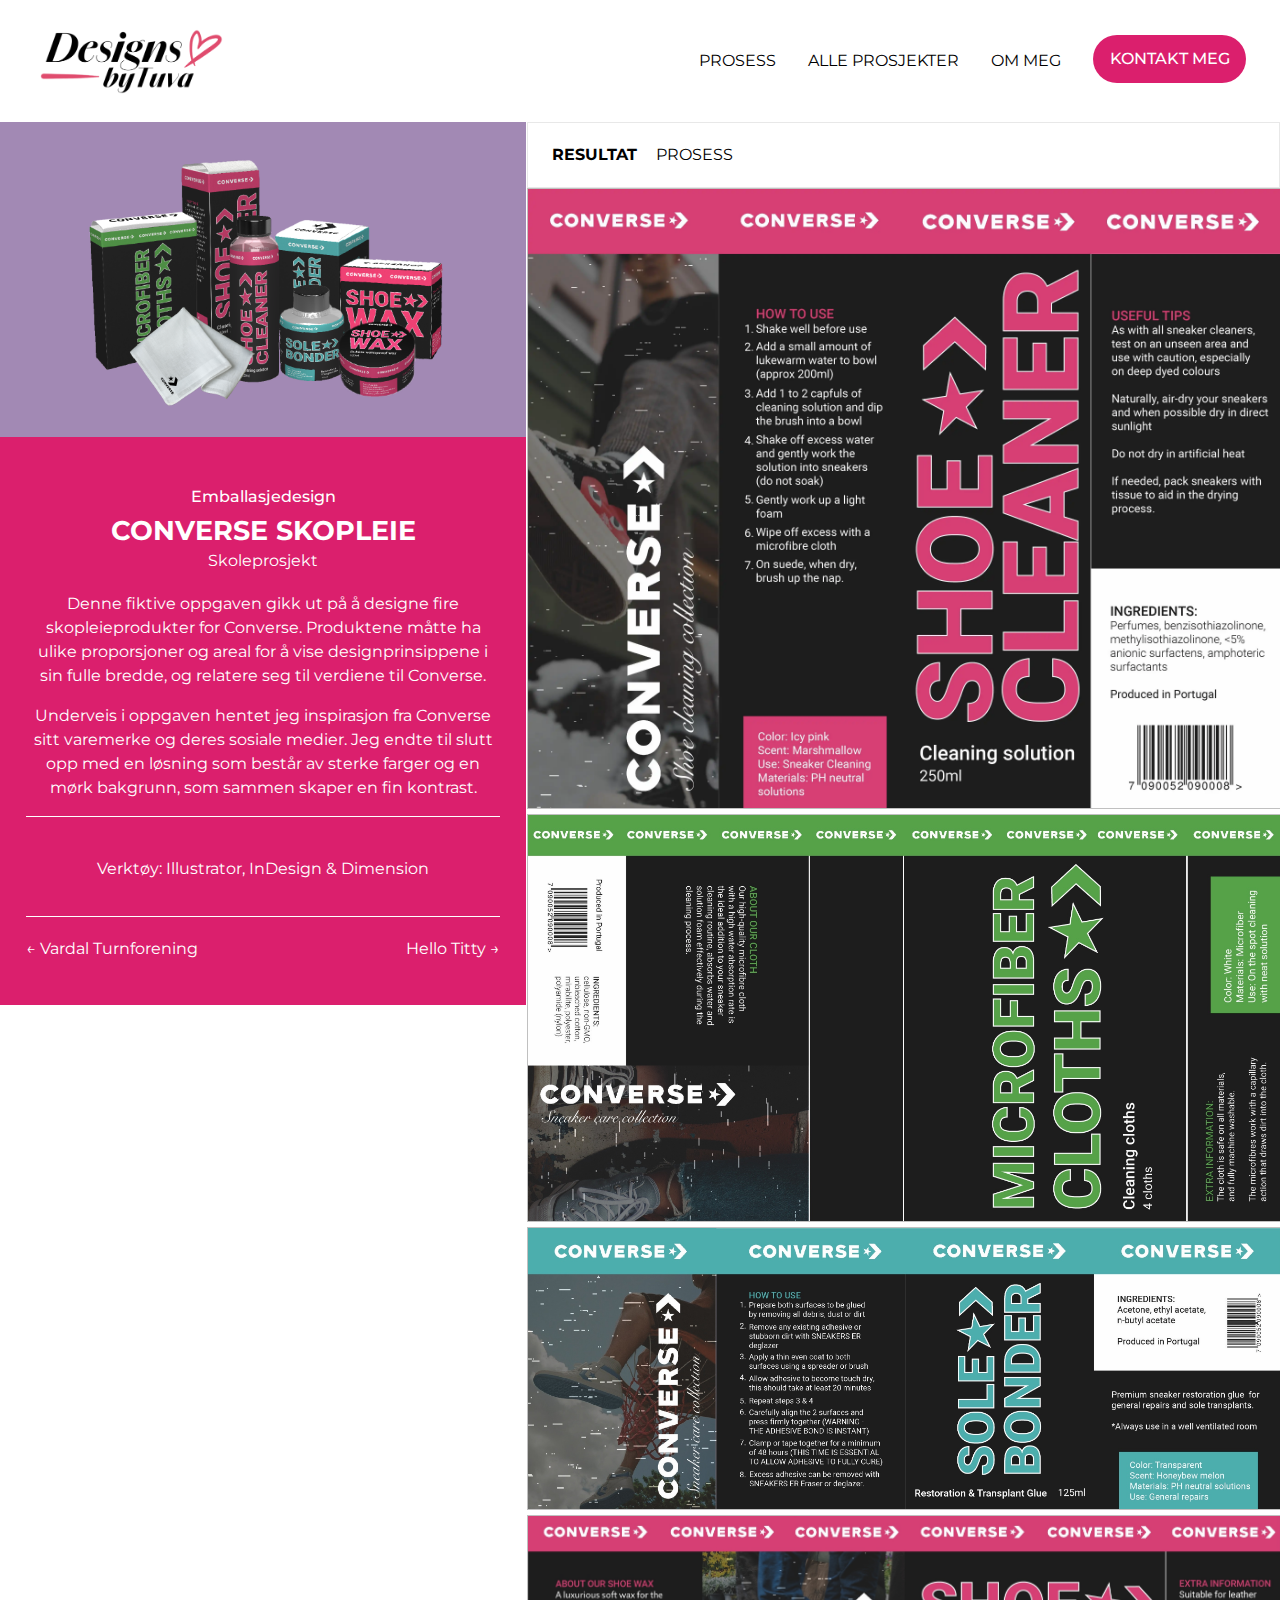
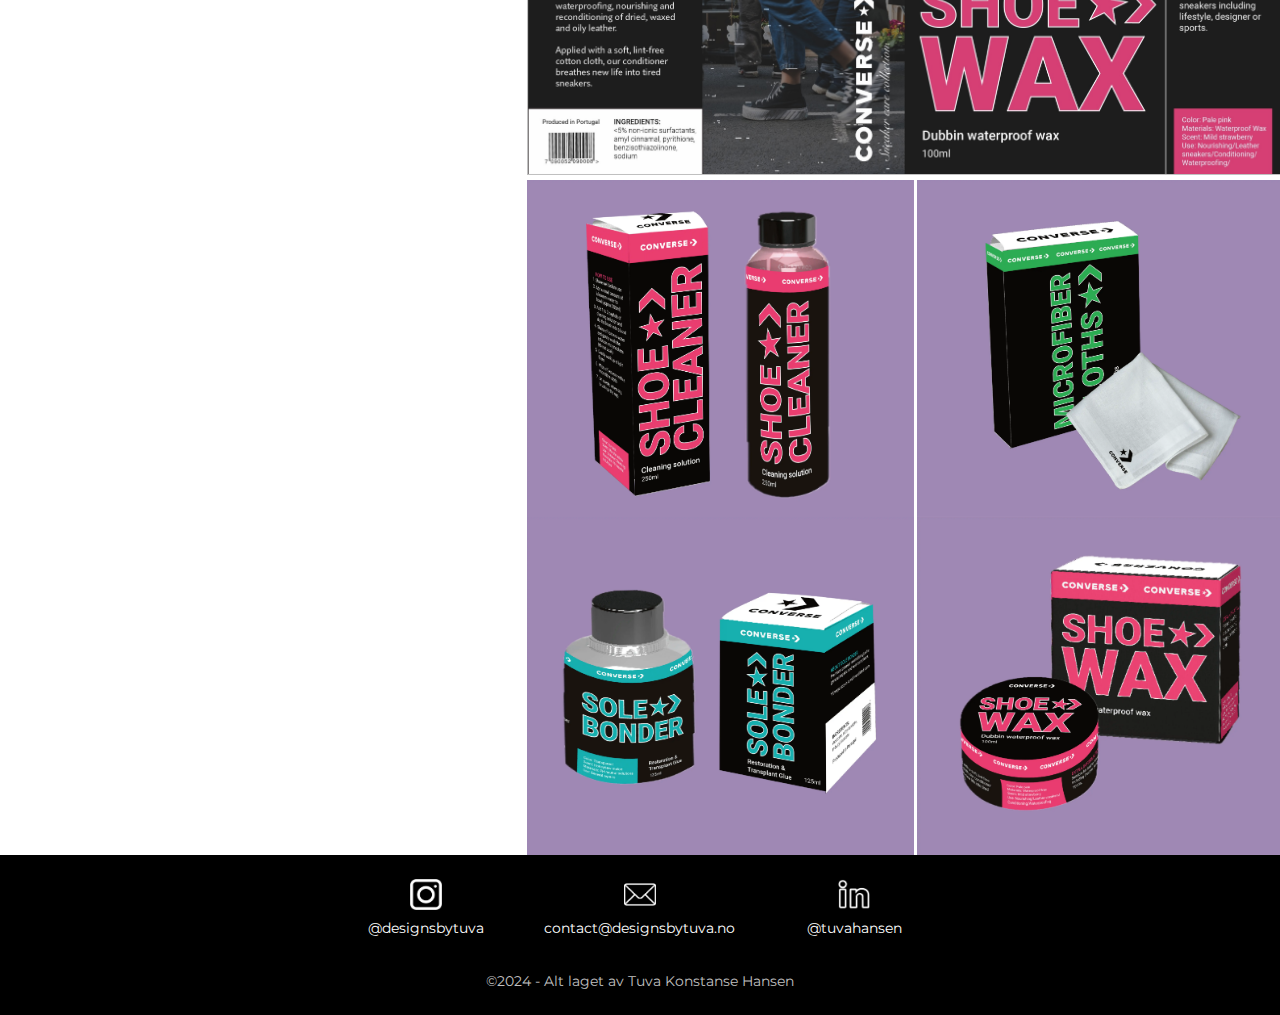
<file: pages/converse.html>
<!DOCTYPE html>
<html lang="no">
    <head>
        <meta charset="UTF-8">
        <meta http-equiv="X-UA-Compatible" content="IE=edge">
        <meta name="keywords" content="HTML, CSS, JavaScript">
        <meta name="author" content="Tuva Konstanse Hansen">
        <meta name="description" content="Designs by Tuva - A portfolio for Graphic design">
        <meta name="viewport" content="width=device-width, initial-scale=1.0">

        <link href="../styles/style.css" rel="stylesheet">
        <link rel="icon" href="../images/heart.png">

        <title>Prosjekter - Converse skopleie</title>

        <script>
            document.addEventListener("DOMContentLoaded", () => {
                const menuToggle = document.querySelector('.navbar__menu');
                const menu = document.querySelector('.navbar__list');

                // Toggle menu on click
                menuToggle.addEventListener('click', () => {
                    const isOpen = menu.classList.toggle('open');
                    menuToggle.setAttribute('aria-expanded', isOpen);
                });

                // Close menu when clicking a link
                menu.querySelectorAll('a').forEach(link => {
                    link.addEventListener('click', () => {
                        menu.classList.remove('open');
                    });
                });

                // Toggle menu on keyboard (Enter or Space)
                menuToggle.addEventListener('keypress', (e) => {
                    if (e.key === "Enter" || e.key === " ") {
                        e.preventDefault();
                        const isOpen = menu.classList.toggle('open');
                        menuToggle.setAttribute('aria-expanded', isOpen);
                    }
                });
            });
        </script>
    </head>

    <body>
        <header>
            <a href="#main" class="skip">Skip to main content</a>

            <nav class="navbar mobile-flex">
                <!-- Logo on all screens -->
                <div class="navbar__logo">
                    <a href="../index.html"><img src="../images/logo.png" alt="Logo for designs by Tuva"></a>
                </div>

                <div>
                    <button class="navbar__menu" aria-controls="navbarMenu" aria-expanded="false">☰</button>
                    <ul id="navbarMenu" class="navbar__list">
                        <li class="navbar__items"><a href="../index.html#work-process">Prosess</a></li>
                        <li class="navbar__items"><a href="../index.html#projects">Alle prosjekter</a></li>
                        <li class="navbar__items"><a href="about.html">Om meg</a></li>
                        <li class="navbar__items"><a class="button button--navbar background" href="mailto:contact@designsbytuva.no">Kontakt meg</a></li>
                    </ul>
                </div>
            </nav>
        </header>

        <main id="main">
            <article class="grid" aria-label="Informasjon om prosjektet">
                <div class="grid__left background">
                    <img class="project-img" src="../images/projects/converse.webp" alt="Prosjektbilde - Lilla bakgrunn med mockup av Converse skopleie produkter">
       
                    <div class="content-box project mobile-flex">
                        <div>
                            <p class="project__type">Emballasjedesign</p>
                            <h1>Converse skopleie</h1>
                            <p>Skoleprosjekt</p>
                        </div>

                        <div class="project__intro">
                            <p>Denne fiktive oppgaven gikk ut på å designe fire skopleieprodukter for Converse. Produktene måtte ha ulike proporsjoner 
                                og areal for å vise designprinsippene i sin fulle bredde, og relatere seg til verdiene til Converse.</p>
                            <p>Underveis i oppgaven hentet jeg inspirasjon fra Converse sitt varemerke og deres sosiale medier. Jeg endte til slutt opp med
                                en løsning som består av sterke farger og en mørk bakgrunn, som sammen skaper en fin kontrast.</p>
                            <p>Verktøy: Illustrator, InDesign & Dimension</p>
                        </div>

                        <div class="project__next mobile-flex">
                            <div>
                                <a class="background" href="vardal.html">&#x2190; Vardal Turnforening</a>
                            </div>
                            <div>
                                <a class="background" href="russelogo.html">Hello Titty &#x2192;</a>
                            </div>
                        </div>
                    </div>
                </div>

                <div class="grid__right">
                    <div class="switch-btn mobile-flex">
                        <button id="resultPage" class="btn active">Resultat</button>
                        <button id="processPage" class="btn">Prosess</button>
                    </div>

                    <section role="region" aria-label="Informasjon om prosessen og resultatet til skopleieproduktene">
                        <div id="result">
                            <div>
                                <img class="white-img" src="../images/projects/converse/result/cleaner-flat.webp" alt="Flat versjon av «Shoe cleaner» esken">
                                <img class="white-img" src="../images/projects/converse/result/cloth-flat.jpg" alt="Flat versjon av «Microfiber cloths» esken"> 
                                <img class="white-img" src="../images/projects/converse/result/sole-bonder-flat.jpg" alt="Flat versjon av «Sole bonder» esken">     
                                <img class="white-img" src="../images/projects/converse/result/wax-flat.jpg" alt="Flat versjon av «Shoe wax» esken"> 
                            </div>
                            <div class="mobile-flex">
                                <div>
                                    <img src="../images/projects/converse/result/cleaner.webp" alt="Lilla bakgrunn med mockup av «Shoe cleaner» esken og beholderen">
                                    <img src="../images/projects/converse/result/sole-bonder.webp" alt="Lilla bakgrunn med mockup av «Sole bonder» esken og beholderen">
                                </div>

                                <div>
                                    <img src="../images/projects/converse/result/cloth.webp" alt="Lilla bakgrunn med mockup av «Microfiber cloths» esken og beholderen"> 
                                    <img src="../images/projects/converse/result/wax.webp" alt="Lilla bakgrunn med mockup av «Shoe wax» esken og beholderen">       
                                </div>
                            </div>
                        </div>

                        <div id="process" class="content-box">
                            <h2>Innsiktsarbeid</h2>
                            <p>Converse er en veldig populær merkevare som de aller fleste kjenner til. De fokuserer veldig på kreativitet, individualitet og det 
                                å kunne uttrykke seg selv slik man selv ønsker. De har en veldig sterk identitet som gjenspeiler fokuset deres godt, og som gjør at 
                                mange føler en sterk tilknytning til både merkevaren og produktene deres.
                            </p>

                            <h3>Konkurrentanalyse</h3>
                            <p>Før jeg startet på designprosessen utførte jeg en kjapp konkurrentanalyse. Noen av konkurrenten har et ganske enkelt og rent uttrykk, 
                                samtidig som de bruker farger noe som gir mer liv til produktene, mens andre virker litt rotete og kanskje litt utdaterte visuelt sett.</p>
                            <p>Målet mitt er å lage et produkt som skiller seg ut og som virker mer spennende enn konkurrentene. I tillegg burde designet ha en mer moderne 
                                stil, for å få flere unge til å ville kjøpe produktene.</p>
                                
                            <img src="../images/projects/converse/process/inspiration/inspo.webp" alt="Konkurrentanalyse">
                            
                            <h2>Designprosess - Eske</h2>
                            <p>Designprosessen min var veldig lang, og besto for det meste av å teste ut ulike ting på «Shoe Cleaner» boksen, før designet ble overført til de
                                tre andre boksene.
                            </p>

                            <h3>Eske mal</h3>
                            <p>Jeg brukte nettsiden <a href="https://www.sneakerser.com/" target="_blank" aria-label="Åpner i ny fane">Sneakerser.com</a> for å finne ut hvilke produkter jeg skulle designe, og endte opp med «Shoe Cleaner», 
                                «Sole bonder», «Shoe wax» og «Microfiber cloth». Deretter brukte jeg målene fra nettsiden som inspirasjon, og satt opp 4 maler til eskene.</p>
                            
                            <div class="flex">
                                <div class="mobile-flex">
                                    <div>
                                        <img src="../images/projects/converse/process/packaging/tempalte/cleaner-solution-template.png" alt="«Shoe cleaner» eske mal">
                                    </div>

                                    <div>
                                        <img src="../images/projects/converse/process/packaging/tempalte/sole-bonder-template.png" alt="«Sole bonder» eske mal">
                                    </div>
                                </div>
                                
                                <div class="mobile-flex">
                                    <div>
                                        <img src="../images/projects/converse/process/packaging/tempalte/wax-template.png" alt="«Shoe wax» eske mal">
                                    </div>

                                    <div>
                                        <img src="../images/projects/converse/process/packaging/tempalte/cloth-template.png" alt="«Microfiber cloth» eske mal">
                                    </div>
                                </div>
                            </div>

                            <h3>Plassering av tekst</h3>
                            <p>Jeg var innom veldig mange versjoner av hvordan teksten kunne plasseres på «Shoe cleaner» esken før jeg kom fram til resultatet, men her ser dere de tre beste løsningene.</p>
                            <div class="flex mobile-flex">
                                <div>
                                    <img src="../images/projects/converse/process/packaging/cleaner-text1.webp" alt="Første utkast av tekstoppsett på eksen til 'Shoe cleaner'">
                                </div>

                                <div>
                                    <img src="../images/projects/converse/process/packaging/cleaner-text2.webp" alt="Andre utkast av tekstoppsett på eksen til 'Shoe cleaner'">
                                </div>

                                <div>
                                    <img src="../images/projects/converse/process/packaging/cleaner-text-correct.webp" alt="Ferdig tekstoppsett på 'Shoe cleaner' esken">
                                </div>
                            </div>

                            <h4>Endelig plassering av tekst</h4>
                            <img src="../images/projects/converse/process/packaging/cleaner-text-correct.webp" alt="Ferdig tekstoppsett på 'Shoe cleaner' esken">
                                
                            <h3>Plassering av tekst på alle esker</h3>
                            <p>Deretter overførte jeg tekst oppsettet jeg endte opp med til resten av eskene.</p>
                            <div class="flex">
                                <div>
                                    <img src="../images/projects/converse/process/packaging/sole-bonder-text.webp" alt="Ferdig tekstoppsett på 'Sole bonder' esken">
                                </div>
                                <div>
                                    <img src="../images/projects/converse/process/packaging/wax-text.webp" alt="Ferdig tekstoppsett på 'Show wax' esken">
                                </div>
                                <div>
                                    <img src="../images/projects/converse/process/packaging/cloth-text.webp" alt="Ferdig tekstoppsett på 'Microfiber cloth' esken">
                                </div>
                            </div>

                            <h3>Valg av mønster</h3>
                            <p>Når teksten var satt opp gikk jeg videre til mønster. Designet med stjerner og striper er veldig typisk for Converse, men jeg ønsket å gjøre 
                                designet mitt litt mer moderne, og teste ut noe nytt. Derfor endte jeg opp med å videreutvikle versjonen med svarte firkanter.</p>
                            <div class="flex mobile-flex">
                                <div>
                                    <img src="../images/projects/converse/process/packaging/cleaner-pattern1.webp" alt="Første utkast av mønster på 'shoe cleaner' esken">
                                </div>

                                <div>
                                    <img src="../images/projects/converse/process/packaging/cleaner-pattern2.webp" alt="Andre utkast av mønster på 'shoe cleaner' esken">
                                </div>

                                <div>
                                    <img src="../images/projects/converse/process/packaging/cleaner-pattern-correct.webp" alt="Ferdig mønster på 'Shoe Cleaner' esken">
                                </div>
                            </div>

                            <h3>Testing av farger</h3>
                            <p>Jeg testet deretter ut ulike farger, men fant fort ut at den rosa passa best.</p>
                            <div class="flex">
                                <div class="mobile-flex">
                                    <div>
                                        <img src="../images/projects/converse/process/packaging/cleaner-test-blue.png" alt="Test av mørkblå 'Shoe cleaner' eske">
                                    </div>
                                    <div>
                                        <img src="../images/projects/converse/process/packaging/cleaner-test-cyan.png" alt="Test av cyan 'Shoe cleaner' eske">
                                    </div>
                                </div>
                                <div class="mobile-flex">
                                    <div>
                                        <img src="../images/projects/converse/process/packaging/cleaner-test-green.png" alt="Test av lysgrønn 'Shoe cleaner' eske">
                                    </div>
                                    <div>
                                        <img src="../images/projects/converse/process/packaging/cleaner-test-pink.png" alt="Test av rosa 'Shoe cleaner' eske">
                                    </div>
                                </div>
                            </div>

                            <h3>Plassering av farger</h3>
                            <p>Deretter testet jeg ut hvordan fargene burde brukes.</p>
                            <div class="flex">
                                <div class="mobile-flex">
                                    <div>
                                        <img src="../images/projects/converse/process/packaging/cleaner-color1.png" alt="Første utkast av plassering av farger på 'shoe cleaner' esken">
                                    </div>

                                    <div>
                                        <img src="../images/projects/converse/process/packaging/cleaner-color2.webp" alt="Andre utkast av plassering av farger på 'shoe cleaner' esken">
                                    </div>
                                </div>
                                <div class="mobile-flex">
                                    <div>
                                        <img src="../images/projects/converse/process/packaging/cleaner-color3.webp" alt="Tredje utkast av plassering av farger på 'shoe cleaner' esken">
                                    </div>
                                    <div>
                                        <img src="../images/projects/converse/process/packaging/cleaner-color-correct.webp" alt="Ferdig plassering av farger på 'Shoe Cleaner' esken">
                                    </div>
                                </div>
                            </div>

                            <h3>Fysisk testing</h3>
                            <p>Underveis i prosessen testet jeg også å printe ut designet mitt for å se hva som funker best i praksis.</p>
                            <div class="flex">
                                <div>
                                    <img src="../images/projects/converse/process/fysical-testing/prototypes1.webp" alt="Fysisk testing av 'shoe cleaner' eske versjonene 1">
                                </div>
                                <div>
                                    <img src="../images/projects/converse/process/fysical-testing/prototypes2.webp" alt="Fysisk testing av 'shoe cleaner' eske versjonene 2">
                                </div>
                            </div>

                            <h3>Testing av effekter</h3>
                            <p>Jeg følte designet mitt trengte litt flere designet, og valgte å teste ut ulike effekter fra illustrator. Til slutt endte jeg opp med
                                effekten «Graphic pen».
                            </p>
                            <div class="flex">
                                <div class="mobile-flex">
                                    <div>
                                        <img src="../images/projects/converse/process/packaging/cleaner-effect1.png" alt="Første utkast av testing av effekter på 'shoe cleaner' esken">
                                    </div>
                                    <div>
                                        <img src="../images/projects/converse/process/packaging/cleaner-effect2.png" alt="Andre utkast av testing av effekter på 'shoe cleaner' esken">
                                    </div>
                                </div>

                                <div class="mobile-flex">
                                    <div>
                                        <img src="../images/projects/converse/process/packaging/cleaner-effect3.webp" alt="Tredje utkast av testing av effekter på 'shoe cleaner' esken">
                                    </div>
                                    <div>
                                        <img src="../images/projects/converse/process/packaging/cleaner-effect-correct.webp" alt="Ferdig versjon med effekter på 'shoe cleaner' esken">
                                    </div>
                                </div>
                            </div>

                            <h3>Ferdigstilling</h3>
                            <p>Til slutt valgte jeg også å legge til bilder og fikse litt på tekstoppsettet, før jeg overførte et lignende design til alle eskene.</p>
                            <div class="flex">
                                <div class="mobile-flex">
                                    <div>
                                        <img src="../images/projects/converse/result/packaging/cleaner-box-design.webp" alt="Ferdig «Sho Cleaner» eske med bilder">
                                    </div>
                                    <div>
                                        <img src="../images/projects/converse/result/packaging/sole-bonder-box-design.webp" alt="Ferdig «Sole bonder» eske med bilder">
                                    </div>
                                </div>
                                <div class="mobile-flex">
                                    <div>
                                        <img src="../images/projects/converse/result/packaging/wax-box-design.webp" alt="Ferdig «Shoe wax» eske med bilder">
                                    </div>
                                    <div>
                                        <img src="../images/projects/converse/result/packaging/cloth-box-design.webp" alt="Ferdig «Microfiber cloth» eske med bilder">
                                    </div>
                                </div>
                            </div>

                            <h3>Ferdige esker</h3>
                            <p>Her ser dere det ferdige designet på utbretta esker.</p>
                            <div class="flex">
                                <div>
                                    <img src="../images/projects/converse/result/packaging/cleaner-box.webp" alt="Ferdig «Shoe cleaner» utbretta eske">
                                
                                    <img src="../images/projects/converse/result/packaging/sole-bonder-box.webp" alt="Ferdig «Sole bonder» utbretta eske">
                                </div>
                                <div>
                                    <img src="../images/projects/converse/result/packaging/cloth-box.webp" alt="Ferdig «Microfiber cloth» utbretta eske">
                                
                                    <img src="../images/projects/converse/result/packaging/wax-box.webp" alt="Ferdig «Shoe wax» utbretta eske">
                               
                                </div>
                            </div>
                            
                            <h2>Designprosess - Etikett</h2>
                            <p>Neste del var å designe etikettene til alle produktene. Dette var en enklere prosess enn designet på eskene, men jeg var 
                                likevel innom et par idéer her også.</p>

                            <h3>Produkter</h3>
                            <p>Her ser dere produktene jeg skulle lage etikett for. Mikrofiber klutene hadde et veldig enkelt design hvor jeg bare la til logoen til Converse, og er derfor ikke med her.</p>
                            <div class="flex">
                                <div class="mobile-flex">
                                    <div>
                                        <img src="../images/projects/converse/process/original/shoe-cleaner.png" alt="«Shoe cleaner» original etikett og beholder">
                                    </div>
                                    <div>
                                        <img src="../images/projects/converse/process/original/sole-bonder.png" alt="«Sole bonder» original etikett og beholder">
                                    </div>
                                </div>
                                <div class="mobile-flex">
                                    <div>
                                        <img src="../images/projects/converse/process/original/wax.png" alt="«Shoe wax» original etikett og beholder">
                                    </div>
                                    <div>
                                        <img src="../images/projects/converse/process/original/cloth.png" alt="«Microfiber cloth» original etikett og beholder">
                                    </div>
                                </div>
                            </div>

                            <h3>«Cleaner solution» etikett</h3>
                            <p>Jeg startet med «Cleaner solution» etiketten, og testet litt ulike ting for å få den til å passe til esken.</p>
                            <div class="flex">
                                <div>
                                    <img src="../images/projects/converse/process/label/cleaner-label1.webp" alt="Første utkast 'shoe cleaner' etikett">
                                </div>

                                <div>
                                    <img src="../images/projects/converse/process/label/cleaner-label2.webp" alt="Andre utkast 'shoe cleaner' etikett">
                                </div>
                            </div>

                            <h4>Ferdig etikett:</h4>
                            <img class="white-img" src="../images/projects/converse/result/label/cleaner-label.jpg" alt="Ferdig 'shoe cleaner' etikett">

                            <h3>«Sole bonder» etikett</h3>
                            <p>Deretter gikk jeg videre til «Sole bonder» etiketten. Prosessen her var ganske lik.</p>
                            <div class="flex">
                                <div>
                                    <img src="../images/projects/converse/process/label/sole-bonder-label1.png" alt="Første utkast «Sole bonder» etikett">
                                </div>

                                <div>
                                    <img src="../images/projects/converse/process/label/sole-bonder-label2.png" alt="Andre utkast «Sole bonder» etikett">
                                </div>
                            </div>

                            <h4>Ferdig etikett:</h4>
                            <img class="white-img" src="../images/projects/converse/result/label/sole-bonder-label.jpg" alt="Ferdig «Sole bonder» etikett">

                            <h3>«Show wax» etikett</h3>
                            <p>Til slutt lagde jeg «Show wax» etiketten. Her måtte jeg lage design både til lokket og selve beholderen, så 
                                designprosessen her var litt lenger, men likevel ganske lik som de to andre produktene.</p>
                            <div class="flex">
                                <div>
                                    <img src="../images/projects/converse/process/label/wax-label1.png" alt="Første utkast «Shoe wax» etikett">
                                </div>

                                <div>
                                    <img src="../images/projects/converse/process/label/wax-label2.png" alt="Andre utkast «Shoe wax» etikett">
                                </div>
                            </div>

                            <h4>Ferdig etikett:</h4>
                            <img src="../images/projects/converse/result/label/wax-label.webp" alt="Ferdig «Shoe wax» etikett">
                            
                            <div class="project__next project__next--bottom mobile-flex">
                                <div>
                                    <a href="vardal.html">&#x2190; Vardal Turnforening</a>
                                </div>
                                <div>
                                    <a href="russelogo.html">Hello Titty &#x2192;</a>
                                </div>
                            </div>
                        </div>
                    </section>
                </div>
            </article>
        </main>

        <footer class="footer">
            <figure class="footer__some mobile-flex">
                <div>
                    <a href="https://www.instagram.com/designsbytuva/" target="_blank" aria-label="Åpner i ny fane"><img src="../images/icons/ig-white.png" alt="Besøk Instagrammen til Designs by tuva"></a>
                    <p class="username">@designsbytuva</p>
                </div>
                <div>
                    <a href="mailto:contact@designsbytuva.no" target="_blank" aria-label="Åpner i ny fane"><img src="../images/icons/mail-white.png" alt="Send meg en epost"></a>
                    <p class="username">contact@designsbytuva.no</p>
                </div>
                <div>
                    <a href="https://www.linkedin.com/in/tuvahansen/" target="_blank" aria-label="Åpner i ny fane"><img src="../images/icons/in-white.png" alt="Besøk LinkedIn profilen min"></a>
                    <p class="username">@tuvahansen</p>
                </div>
            </figure>
            <p>&copy;2024 - Alt laget av Tuva Konstanse Hansen</p>
        </footer>

        <script>
            document.addEventListener('DOMContentLoaded', (event) => {
            const buttons = document.querySelectorAll('.btn');
            const resultDiv = document.getElementById('result');
            const processDiv = document.getElementById('process');

                // Initialize to show 'Resultat' by default
                resultDiv.style.display = 'block';
                processDiv.style.display = 'none';

                buttons.forEach(button => {
                    button.addEventListener('click', () => {
                        // Remove 'active' class from all buttons
                        buttons.forEach(btn => btn.classList.remove('active'));
                        // Add 'active' class to the clicked button
                        button.classList.add('active');

                        // Toggle content based on which button is clicked
                        if (button.id === 'resultPage') {
                            resultDiv.style.display = 'block';
                            processDiv.style.display = 'none';
                        } else if (button.id === 'processPage') {
                            resultDiv.style.display = 'none';
                            processDiv.style.display = 'block';
                        }
                    });
                });
            });
        </script>
    </body>
</html>
</file>
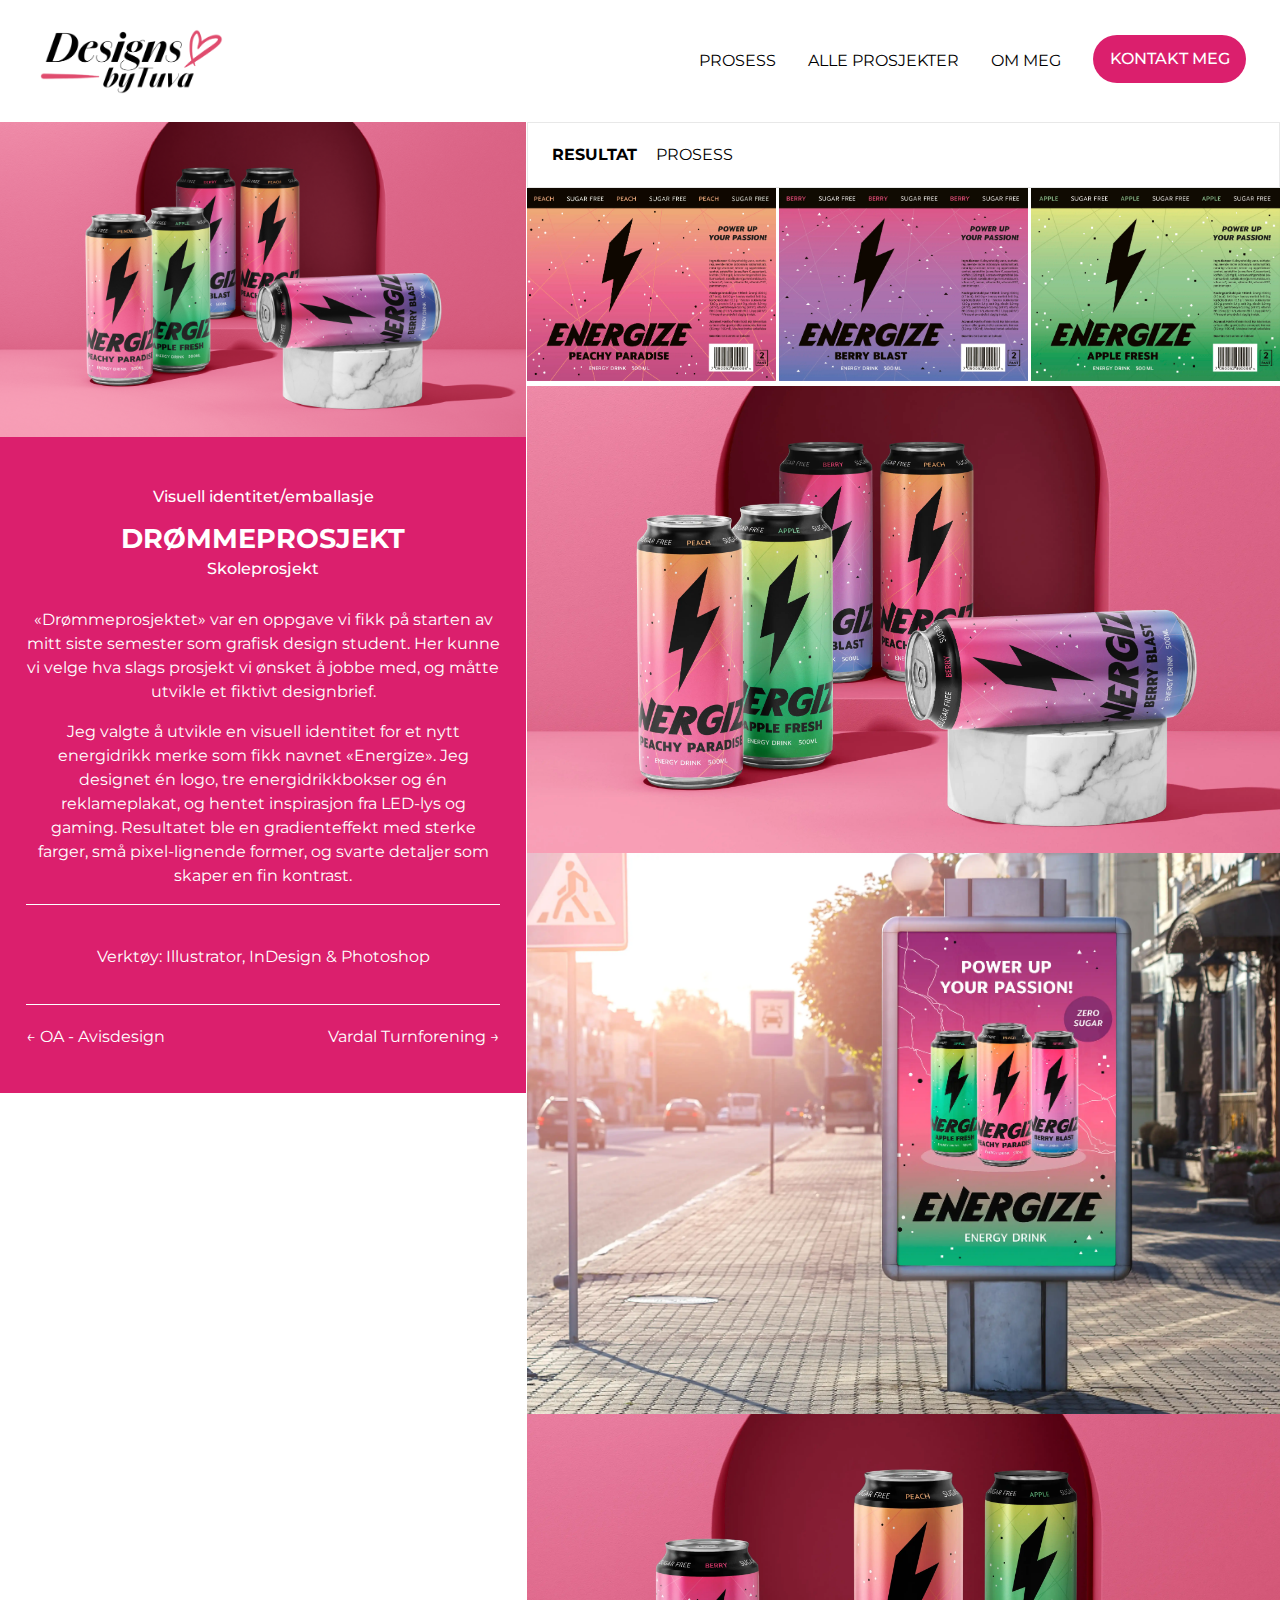
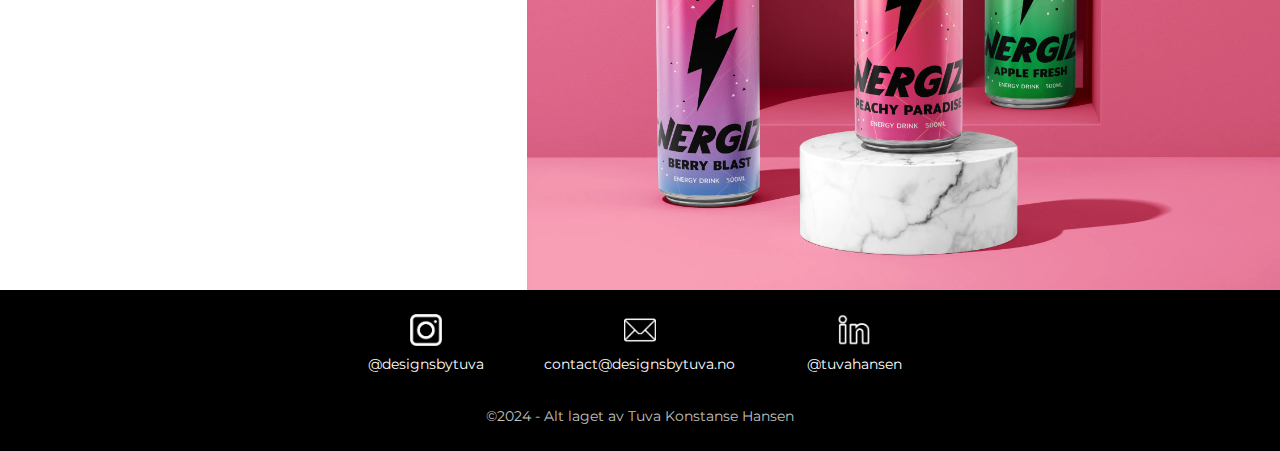
<file: pages/energize.html>
<!DOCTYPE html>
<html lang="no">
    <head>
        <meta charset="UTF-8">
        <meta http-equiv="X-UA-Compatible" content="IE=edge">
        <meta name="keywords" content="HTML, CSS, JavaScript">
        <meta name="author" content="Tuva Konstanse Hansen">
        <meta name="description" content="Designs by Tuva - A portfolio for Graphic design">
        <meta name="viewport" content="width=device-width, initial-scale=1.0">

        <link href="../styles/style.css" rel="stylesheet">
        <link rel="icon" href="../images/heart.png">

        <title>Prosjekter - Drømmeprosjekt</title>

        <script>
            document.addEventListener("DOMContentLoaded", () => {
                const menuToggle = document.querySelector('.navbar__menu');
                const menu = document.querySelector('.navbar__list');

                // Toggle menu on click
                menuToggle.addEventListener('click', () => {
                    const isOpen = menu.classList.toggle('open');
                    menuToggle.setAttribute('aria-expanded', isOpen);
                });

                // Close menu when clicking a link
                menu.querySelectorAll('a').forEach(link => {
                    link.addEventListener('click', () => {
                        menu.classList.remove('open');
                    });
                });

                // Toggle menu on keyboard (Enter or Space)
                menuToggle.addEventListener('keypress', (e) => {
                    if (e.key === "Enter" || e.key === " ") {
                        e.preventDefault();
                        const isOpen = menu.classList.toggle('open');
                        menuToggle.setAttribute('aria-expanded', isOpen);
                    }
                });
            });
        </script>
    </head>

    <body>
        <header>
            <a href="#main" class="skip">Skip to main content</a>

            <nav class="navbar mobile-flex">
                <!-- Logo on all screens -->
                <div class="navbar__logo">
                    <a href="../index.html"><img src="../images/logo.png" alt="Logo for designs by Tuva"></a>
                </div>

                <div>
                    <button class="navbar__menu" aria-controls="navbarMenu" aria-expanded="false">☰</button>
                    <ul id="navbarMenu" class="navbar__list">
                        <li class="navbar__items"><a href="../index.html#work-process">Prosess</a></li>
                        <li class="navbar__items"><a href="../index.html#projects">Alle prosjekter</a></li>
                        <li class="navbar__items"><a href="about.html">Om meg</a></li>
                        <li class="navbar__items"><a class="button button--navbar background" href="mailto:contact@designsbytuva.no">Kontakt meg</a></li>
                    </ul>
                </div>
            </nav>
        </header>

        <main id="main">
            <article class="grid" aria-label="Informasjon om prosjektet">
               <div class="grid__left background">
                    <img class="project-img" src="../images/projects/energize.webp" alt="Prosjektbilde - Rosa bakgrunn med mockup av 5 Energize bokser">

                    <div class="content-box project mobile-flex">
                        <div class="project__type">
                            <p>Visuell identitet/emballasje</p>
                            <h1>Drømmeprosjekt</h1>
                            <p>Skoleprosjekt</p>
                        </div>
                    
                        <div class="project__intro">
                            <p>«Drømmeprosjektet» var en oppgave vi fikk på starten av mitt siste semester som grafisk design student. 
                                Her kunne vi velge hva slags prosjekt vi ønsket å jobbe med, og måtte utvikle et fiktivt designbrief.</p>

                            <p>Jeg valgte å utvikle en visuell identitet for et nytt energidrikk merke som fikk navnet «Energize». Jeg designet én logo, tre 
                                energidrikkbokser og én reklameplakat, og hentet inspirasjon fra LED-lys og gaming. Resultatet ble en gradienteffekt med sterke farger, 
                                små pixel-lignende former, og svarte detaljer som skaper en fin kontrast.</p>
                            <p>Verktøy: Illustrator, InDesign & Photoshop</p>
                        </div>

                        <div class="project__next mobile-flex">
                            <div>
                                <a class="background" href="avis.html">&#x2190; OA - Avisdesign</a>
                            </div>
                            <div>
                                <a class="background" href="vardal.html">Vardal Turnforening &#x2192;</a>
                            </div>
                        </div>
                    </div>
                </div>

                <div class="grid__right">
                    <div class="switch-btn mobile-flex">
                        <button id="resultPage" class="btn active">Resultat</button>
                        <button id="processPage" class="btn">Prosess</button>
                    </div>

                    <section role="region" aria-label="Informasjon om prosessen og resultatet til Energize">
                        <div id="result">
                            <div class="flex">
                                <div>
                                    <img src="../images/projects/energize/result/peachy-paradise-flat.webp" alt="Flat versjon av Peachy paradise etiketten">
                                </div>
                                    <div>
                                    <img src="../images/projects/energize/result/berry-blast-flat.webp" alt="Flat versjon av Berry Blast etiketten">
                                </div>
                                <div>
                                    <img src="../images/projects/energize/result/apple-fresh-flat.webp" alt="Flat versjon av Apple Fresh etiketten">
                                </div>
                            </div>

                            <img src="../images/projects/energize/result/boxes-mockup.webp" alt="Rosa bakgrunn med mockups av 5 Energize bokser">
                            <img src="../images/projects/energize/result/poster-mockup.webp" alt="Utendørs mockup av reklameplakaten til Enerize">
                            <img src="../images/projects/energize/result/three-boxes-mockup.webp" alt="Rosa bakgrunn med mockups av 3 Energize bokser">
                        </div>

                        <div id="process" class="content-box">
                            <h2>Innsiktsarbeid</h2>
                            <p>Før jeg startet på designprosessen utførte jeg en del innsiktsarbeid, for å finne ut hva slags design&shy;stil jeg burde går for.
                                Energidrikk markedet er veldig stort og er mest populært blant unge i alderen 14–20 år. 
                                Det finnes flere ulike energidrikk merker med mye ulikt design, noe som gjør at man som designer 
                                har mulig&shy;het til å være veldig kreativ og utforske mange ulike ideer og design&shy;stiler når man skal 
                                designe nye energidrikk bokser.</p>

                            <h3>Posisjoneringskart</h3>
                            <p>Jeg bestemte meg for å lage et posisjoner&shy;ingskart basert på hvordan konkurrent&shy;ene 
                                mine har valgt å utvikle designet sitt. Noen bruker mange ulike farger og illustra&shy;sjoner, mens andre har et mer ensfarget og enkelt design. 
                                Jeg ønsket at «Energize» skulle plassere seg blant de som har et mer lekent design, og en mellomting mellom maksimal&shy;istisk 
                                og minimalistisk.</p>
                            <img class="white-img" src="../images/projects/energize/process/research/competitive-analysis.webp" alt="Posisjoneringskart">
                                
                            <h3>Moodboard</h3>
                            <p>Deretter satt jeg sammen et moodboard som består av to veldig forskjellige stiler. Den øverste delen er ganske 
                                mørk og elegant, mens den nederste er mer søt og fargerik. Målet mitt var å kombinere disse to stilene 
                                i designet mitt, og skape et design som både har den søte, fargerike stilen, men også de mørke detaljene. </p>
                            <img src="../images/projects/energize/process/research/moodboard.webp" alt="Moodboard">

                            <h3>Markedsstrategi</h3>
                            <p>Jeg kom på navnet «Energize» ganske tidlig 
                                i startfasen etter å ha vært innom et par andre navneforslag som ikke fungerte. «Energize» kan oversettes til 
                                å gi energi eller å få noen til å føle seg energisk eller ivrig. Derfor er dette et navn som beskriver produktet 
                                veldig bra</p>
                                
                            <p>Markedsføringen og designet til «Energize» kommer hovedsaklig til å være retta mot ungdom og unge voksne. Mer 
                            spesifikt de som drikker energidrikk når de for eksempel gamer, eller trenger energi for å holde ut gjennom forelesningene.</p>
                            
                            <p>Slagordet til «Energize» er «Power up your passion!». Tanken bak slagordet er at energidrikken er retta mot de som ønsker å få mer 
                            energi til å drive med lidenskapen sin. Uansett hva lidenskap&shy;en din er, så gir 
                            «Energize» deg nok energi til å styrke den!</p>

                            <h2>Logoprosess</h2>
                            <p>Første steg i designprosessen min var å prøve å få bokstavene i «Energize» til å passe med både navnet og konseptet. Jeg 
                                valgte å videreutvikle skrifttypen «Anona Extrabold Italic» ved å endre på bokstavene. Dette gjorde jeg ved å lage kantene litt skarpere 
                                og gi teksten litt mer liv ved å skråstille den. Målet mitt var å gjøre at bokstavene assosieres enda mer med energi og lyn, 
                                og dermed passer bedre til navnet.</p>
                            <img src="../images/projects/energize/process/logo-text.png" alt="Tekstuviklingen til logoen til Energize">
                        
                            <p>I tillegg valgte jeg å utvikle et emblem formet som et lyn. Det første lynet med hvit strek brukes på alle designutkastene mine, men mot 
                                slutten av prosessen valgte jeg å teste ut noen nye versjoner også. Jeg var innom en del ulike idéer før jeg til slutt endte opp med å 
                                gjøre det veldig enkelt og bare gjøre hele lynet helt svart. </p>
                            <img src="../images/projects/energize/process/logo-lightning.png" alt="Utviklingen av lynet som hører til logoen">

                            <div class="flex mobile-flex">
                                <div>
                                    <img src="../images/projects/energize/result/logo-black.webp" alt="Ferdig logo med svart bakgrunn">
                                </div>

                                <div>
                                    <img class="white-img" src="../images/projects/energize/result/logo-white.webp" alt="Ferdig logo med hvit bakgrunn">
                                </div>
                            </div>

                            <h2>Designprosess</h2>
                            <p>Designprosessen til dette prosjektet var lang, og jeg var innom mange ulike versjoner før jeg ble fornøyd.</p>
                            
                            <h3>Tekstoppsett</h3>
                            <p>Jeg valgte å lage etikettene til boksene i formatet 206×160 mm, og startet prosessen med å teste ut hvordan jeg burde sette opp alt av tekstinnhold. </p>
                            <div class="flex mobile-flex">
                                <div>
                                    <img class="white-img" src="../images/projects/energize/process/boxes/text1.jpg" alt="Første utkast av tekstoppsett på etikettene">
                                    <img class="white-img" src="../images/projects/energize/process/boxes/text4.jpg" alt="Tredje utkast av tekstoppsett på etikettene">
                                </div>

                                <div>
                                    <img class="white-img" src="../images/projects/energize/process/boxes/text2.jpg" alt="Andre utkast av tekstoppsett på etikettene">
                                    <img class="white-img" src="../images/projects/energize/process/boxes/text3.jpg" alt="Ferdig tekstoppsett på etikettene riktig">
                                </div>
                            </div>

                            <h3>Valg av bakgrunn</h3>
                            <p>Neste steg var å teste ut hva slags type bakgrunn som passet best. Jeg testet ut
                                ulike farger og mønster, men endte til slutt opp med en enkel gradient.</p>
                            <img src="../images/projects/energize/process/boxes/peach-gradient-background.jpg" alt="Tekstoppsettet sammen med en gradient bakgrunn med oransje og rosa toner">

                            <h3>Detaljer</h3>
                            <p>Når både bakgrunnen var ferdig, begynte jeg å teste ut ulike måter å plassere en illustrasjon av en fersken som jeg tegnet selv. I tillegg 
                                valgte jeg å legge til litt flere detaljer på bakgrunnen for å gjøre designet litt mer spennende. </p>
                            
                            <div class="flex mobile-flex">
                                <div>
                                    <img src="../images/projects/energize/process/boxes/peach-illustration1.jpg" alt="Første utkast av etikett med plassering av detaljer">
                                    <img src="../images/projects/energize/process/boxes/peach-illustration2.jpg" alt="Fjerde utkast av etikett med plassering av detaljer">
                                </div>

                                <div>
                                    <img src="../images/projects/energize/process/boxes/peach-illustration3.jpg" alt="Andre utkast av etikett med plassering av detaljer">
                                    <img src="../images/projects/energize/process/boxes/peach-illustration4.jpg" alt="Femte utkast av etikett med plassering av detaljer">
                                </div>

                                <div>
                                    <img src="../images/projects/energize/process/boxes/peach-illustration5.jpg" alt="Tredje utkast av etikett med plassering av detaljer">
                                    <img src="../images/projects/energize/process/boxes/peach-illustration6.jpg" alt="Sjette utkast av etikett med plassering av detaljer">
                                </div>
                            </div>

                            <h3>Ferdig «Peachy Paradise»</h3>
                            <p>Jeg fant fort ut at illustrasjonen ikke fungerte, og valgte derfor å fjerne den, fordi den bidro til å gjøre designet mitt litt for barnslig.
                                Mot slutten av prosessen valgte jeg også å finpusse logoen, og gjøre fargene mørkere. I tillegg la jeg til slagordet til «Energize» for å få 
                                med litt mer innhold på boksen.</p>
                            <img src="../images/projects/energize/result/peachy-paradise-flat.webp" alt="Ferdig etikett for Peachy Paradise boksen">

                            <h3>«Berry Blast» prosess</h3>
                            <p>Designprosessen med «Berry Blast» og «Apple Fresh» gikk raskere enn «Peachy Paradise» fordi designet allerede var klart. Det eneste jeg måtte 
                                endre på var fargene, og de små formene i bak&shy;grunnen.</p>
                            <div class="flex">
                                <div>
                                    <img src="../images/projects/energize/process/boxes/gradient-berry.png" alt="Etiketten til Berry Blast boksen med bare en lilla gradient">
                                </div>
                                <p class="arrow-down">l</p>
                                <div>
                                    <img src="../images/projects/energize/process/boxes/berry-background.webp" alt="Etiketten til Berry Blast boksen med litt mer detaljer i bakgrunn">
                                </div>
                                <p class="arrow-down">l</p>
                                <div>
                                    <img src="../images/projects/energize/process/boxes/berry-text.webp" alt="Etiketten til Berry Blast boksen med alt av tekst">
                                </div>
                                <p class="arrow-down">&darr;</p>
                                <div>
                                    <img src="../images/projects/energize/result/berry-blast-flat.webp" alt="Ferdig etikett for Berry Blast boksen">
                                </div>
                            </div>

                            <h3>«Apple fresh» prosess</h3>
                            <p>Designprosessen med «Apple Fresh» var lik som prosessen med «Berry Blast»</p>
                            <div class="flex">
                                <div>
                                    <img src="../images/projects/energize/process/boxes/gradient-apple.png" alt="Etiketten til Apple Fresh boksen med bare en lilla gradient">
                                </div>
                                <p class="arrow-down">l</p>
                                <div>
                                    <img src="../images/projects/energize/process/boxes/apple-background.webp" alt="Etiketten til Apple Fresh boksen med litt mer detaljer i bakgrunn">
                                </div>
                                <p class="arrow-down">l</p>
                                <div>
                                    <img src="../images/projects/energize/process/boxes/apple-text.webp" alt="Etiketten til Apple Fresh boksen med alt av tekst">
                                </div>
                                <p class="arrow-down">&darr;</p>
                                <div>
                                    <img src="../images/projects/energize/result/apple-fresh-flat.webp" alt="Ferdig etikett for Apple Fresh boksen">
                                </div>
                            </div>

                            <h3>Utvikling av reklameplakat</h3>
                            <p>Tilslutt utviklet jeg en reklameplakat. Jeg lagde den i A0 (841×1189) format og valgte å presentere alle tre smakene på én plakat. Her var jeg også innom 
                                et par idéer og testet ut både tekstoppsett og elementer, før jeg til slutt endte opp med en versjon som passer bra sammen med designet på boksene.</p>
                            <div class="flex">
                                <div class="mobile-flex">
                                    <div>
                                        <img src="../images/projects/energize/process/poster/poster-text1.webp" alt="Første utkast av reklameplakaten til Energize">
                                        <img src="../images/projects/energize/process/poster/poster-elements1.webp" alt="Tredje av reklameplakaten til Energize">
                                        <img src="../images/projects/energize/process/poster/poster-colors2.webp" alt="Femte utkast av reklameplakaten til Energize">
                                    </div>

                                    <div>
                                        <img src="../images/projects/energize/process/poster/poster-text2.webp" alt="Andre utkast av reklameplakaten til Energize">
                                        <img src="../images/projects/energize/process/poster/poster-elements2.webp" alt="Fjerde utkast av reklameplakaten til Energize">
                                        <img src="../images/projects/energize/process/poster/poster-colors1.webp" alt="Sjette utkast av reklameplakaten til Energize">
                                    </div>
                                </div>  
                            </div>

                            <img src="../images/projects/energize/result/finished-poster.webp" alt="Ferdig reklameplakat for Energize">
                        </div>
                        <div class="project__next project__next--bottom mobile mobile-flex">
                            <div>
                                <a href="avis.html">&#x2190; OA - Avisdesign</a>
                            </div>
                            <div>
                                <a href="vardal.html">Vardal Turnforening &#x2192;</a>
                            </div>
                        </div>
                    </section>
                </div>
            </article>
        </main>

        <footer class="footer">
            <figure class="footer__some mobile-flex">
                <div>
                    <a href="https://www.instagram.com/designsbytuva/" target="_blank" aria-label="Åpner i ny fane"><img src="../images/icons/ig-white.png" alt="Besøk Instagrammen til Designs by tuva"></a>
                    <p class="username">@designsbytuva</p>
                </div>
                <div>
                    <a href="mailto:contact@designsbytuva.no" target="_blank" aria-label="Åpner i ny fane"><img src="../images/icons/mail-white.png" alt="Send meg en epost"></a>
                    <p class="username">contact@designsbytuva.no</p>
                </div>
                <div>
                    <a href="https://www.linkedin.com/in/tuvahansen/" target="_blank" aria-label="Åpner i ny fane"><img src="../images/icons/in-white.png" alt="Besøk LinkedIn profilen min"></a>
                    <p class="username">@tuvahansen</p>
                </div>
            </figure>
            <p>&copy;2024 - Alt laget av Tuva Konstanse Hansen</p>
        </footer>

        <script>
            document.addEventListener('DOMContentLoaded', (event) => {
            const buttons = document.querySelectorAll('.btn');
            const resultDiv = document.getElementById('result');
            const processDiv = document.getElementById('process');

                // Initialize to show 'Resultat' by default
                resultDiv.style.display = 'block';
                processDiv.style.display = 'none';

                buttons.forEach(button => {
                    button.addEventListener('click', () => {
                        // Remove 'active' class from all buttons
                        buttons.forEach(btn => btn.classList.remove('active'));
                        // Add 'active' class to the clicked button
                        button.classList.add('active');

                        // Toggle content based on which button is clicked
                        if (button.id === 'resultPage') {
                            resultDiv.style.display = 'block';
                            processDiv.style.display = 'none';
                        } else if (button.id === 'processPage') {
                            resultDiv.style.display = 'none';
                            processDiv.style.display = 'block';
                        }
                    });
                });
            });
        </script>
    </body>
</html>
</file>
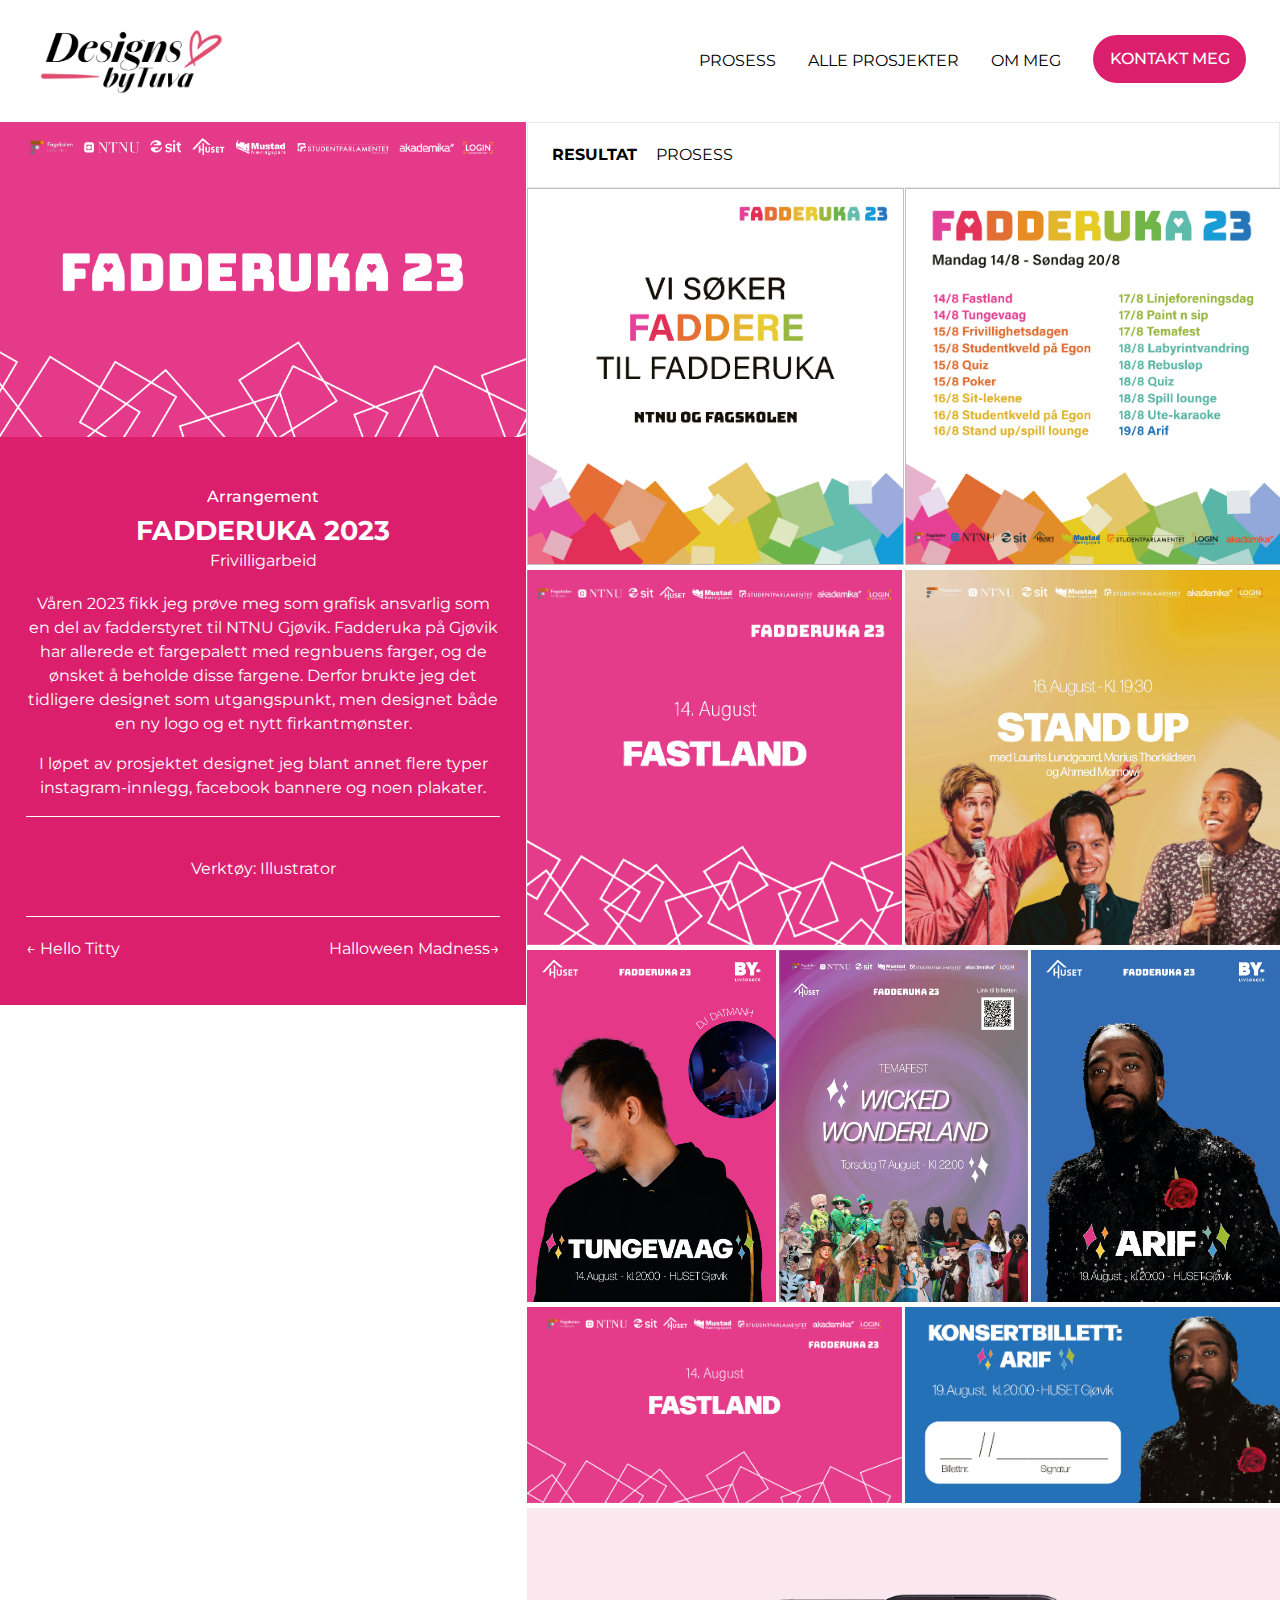
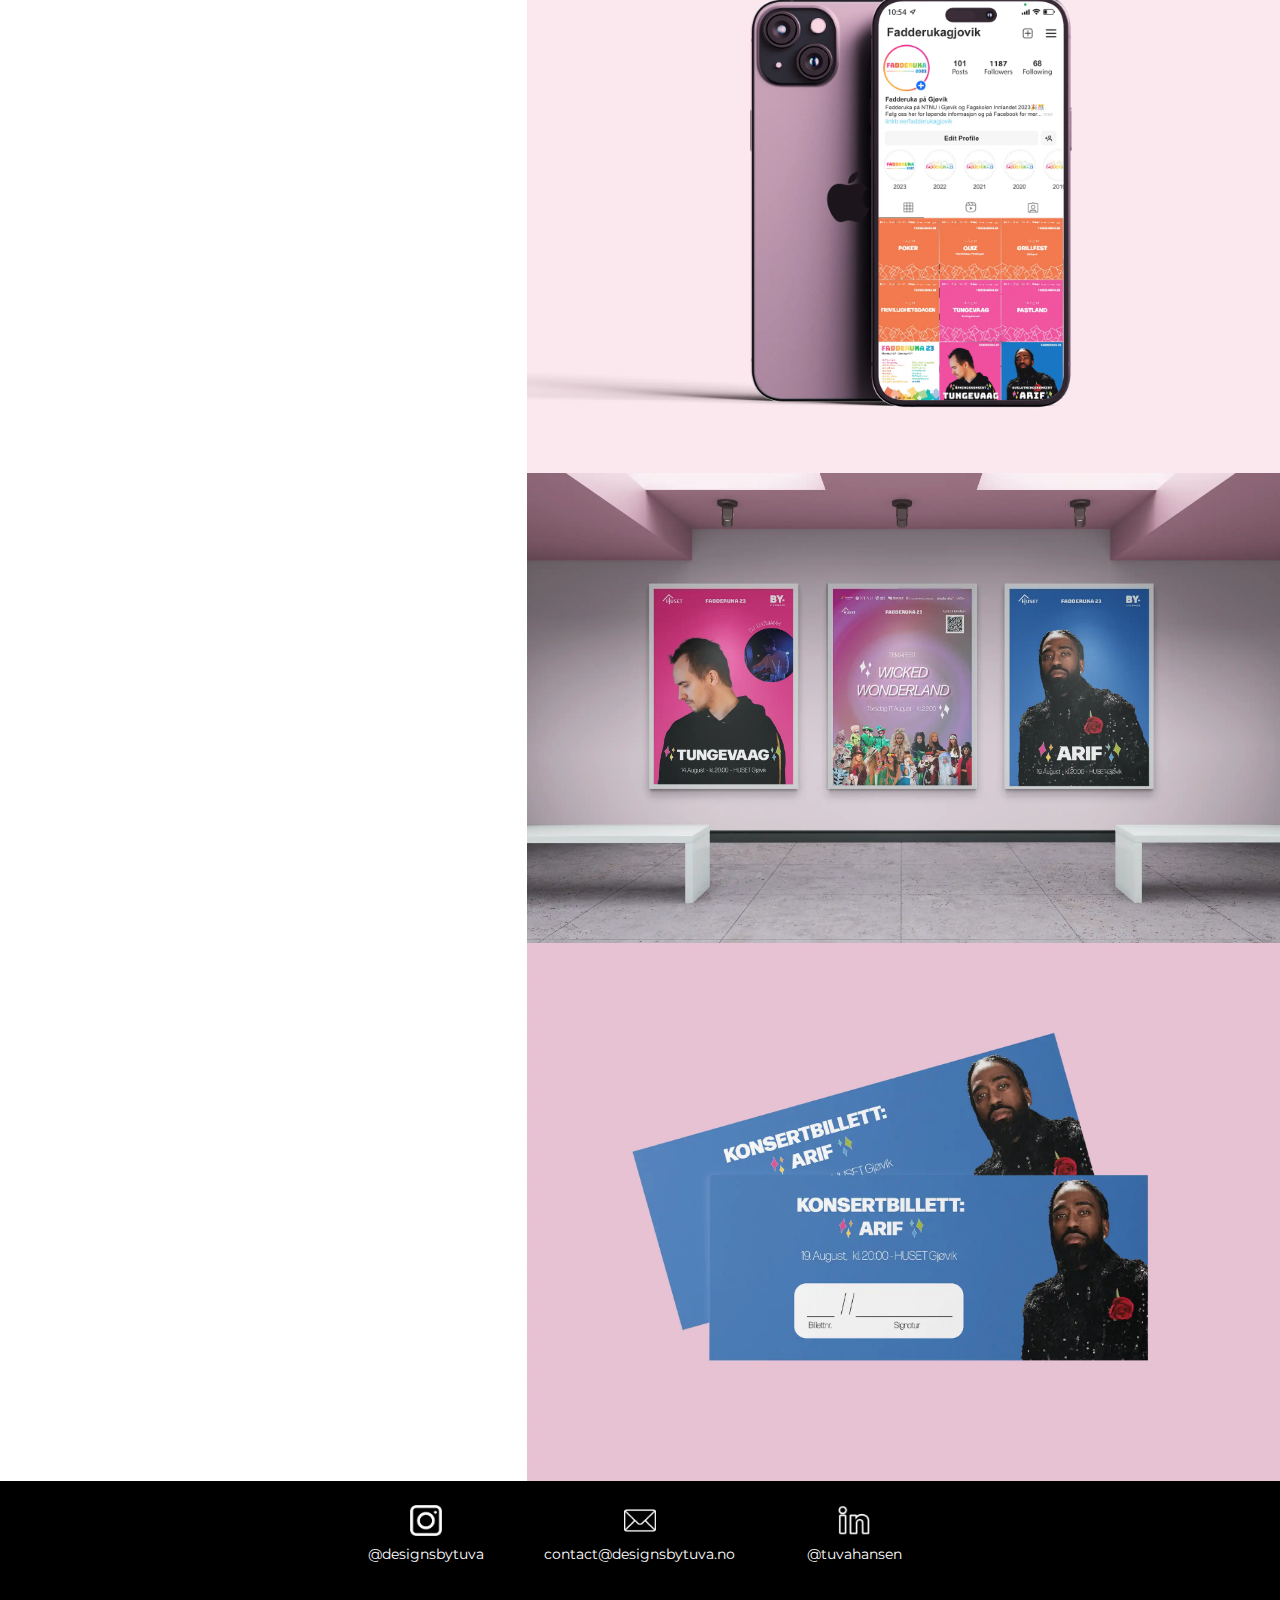
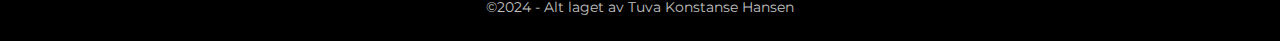
<file: pages/fadderuka.html>
<!DOCTYPE html>
<html lang="no">
    <head>
        <meta charset="UTF-8">
        <meta http-equiv="X-UA-Compatible" content="IE=edge">
        <meta name="keywords" content="HTML, CSS, JavaScript">
        <meta name="author" content="Tuva Konstanse Hansen">
        <meta name="description" content="Designs by Tuva - A portfolio for Graphic design">
        <meta name="viewport" content="width=device-width, initial-scale=1.0">

        <link href="../styles/style.css" rel="stylesheet">
        <link rel="icon" href="../images/heart.png">

        <title>Prosjekter - Fadderuka 2023</title>

        <script>
            document.addEventListener("DOMContentLoaded", () => {
                const menuToggle = document.querySelector('.navbar__menu');
                const menu = document.querySelector('.navbar__list');

                // Toggle menu on click
                menuToggle.addEventListener('click', () => {
                    const isOpen = menu.classList.toggle('open');
                    menuToggle.setAttribute('aria-expanded', isOpen);
                });

                // Close menu when clicking a link
                menu.querySelectorAll('a').forEach(link => {
                    link.addEventListener('click', () => {
                        menu.classList.remove('open');
                    });
                });

                // Toggle menu on keyboard (Enter or Space)
                menuToggle.addEventListener('keypress', (e) => {
                    if (e.key === "Enter" || e.key === " ") {
                        e.preventDefault();
                        const isOpen = menu.classList.toggle('open');
                        menuToggle.setAttribute('aria-expanded', isOpen);
                    }
                });
            });
        </script>
    </head>

    <body>
        <header>
            <a href="#main" class="skip">Skip to main content</a>

            <nav class="navbar mobile-flex">
                <!-- Logo on all screens -->
                <div class="navbar__logo">
                    <a href="../index.html"><img src="../images/logo.png" alt="Logo for designs by Tuva"></a>
                </div>

                <div>
                    <button class="navbar__menu" aria-controls="navbarMenu" aria-expanded="false">☰</button>
                    <ul id="navbarMenu" class="navbar__list">
                        <li class="navbar__items"><a href="../index.html#work-process">Prosess</a></li>
                        <li class="navbar__items"><a href="../index.html#projects">Alle prosjekter</a></li>
                        <li class="navbar__items"><a href="about.html">Om meg</a></li>
                        <li class="navbar__items"><a class="button button--navbar background" href="mailto:contact@designsbytuva.no">Kontakt meg</a></li>
                    </ul>
                </div>
            </nav>
        </header>

        <main id="main">
            <article class="grid" aria-label="Informasjon om prosjektet">
                <div class="grid__left background">
                    <img class="project-img" src="../images/projects/fadderuka.webp" alt="Prosjektbilde - Rosa bakgrunn med et firkantmønster og logoen til Fadderuka på Gjøvik 2023">
                
                    <div class="content-box project mobile-flex">
                        <div>
                            <p class="project__type">Arrangement</p>
                            <h1>Fadderuka 2023</h1>
                            <p>Frivilligarbeid</p>
                        </div>

                        <div class="project__intro">
                            <p>Våren 2023 fikk jeg prøve meg som grafisk ansvarlig som en del av fadderstyret til NTNU Gjøvik. Fadderuka på Gjøvik har allerede et fargepalett med regnbuens farger,
                                og de ønsket å beholde disse fargene. Derfor brukte jeg det tidligere designet som utgangspunkt, men designet både en ny logo og et nytt firkantmønster.</p>
                            <p>I løpet av prosjektet designet jeg blant annet flere typer instagram-innlegg, facebook bannere og noen plakater.</p>
                            <p>Verktøy: Illustrator</p>
                        </div>

                        <div class="project__next mobile-flex">
                            <div> 
                                <a class="background" href="russelogo.html">&#x2190; Hello Titty</a>
                            </div>
                            <div>
                                <a class="background" href="madness.html">Halloween Madness&#x2192;</a>
                            </div>
                        </div>
                    </div>
                </div>

                <div class="grid__right">
                    <div class="switch-btn mobile-flex">
                        <button id="resultPage" class="btn active">Resultat</button>
                        <button id="processPage" class="btn">Prosess</button>
                    </div>

                    <section role="region" aria-label="Informasjon om prosessen og resultatet til Fadderuka">
                        <div id="result">
                            <div class="mobile-flex">
                                <div>
                                    <img class="white-img" src="../images/projects/fadderuka/result/application1.webp" alt="Ferdig innlegg med informasjon om at fadderuka søker faddere">
                                    <img src="../images/projects/fadderuka/result/fastland_ig.webp" alt="Ferdig innlegg for arrangementet på Fastland">                        
                                </div> 

                                <div>   
                                    <img class="white-img" src="../images/projects/fadderuka/result/plan-ig.webp" alt="Ferdig innlegg som viser Fadderuke planen">                 
                                    <img src="../images/projects/fadderuka/result/stand-up-promo.webp" alt="Ferdig innlegg for Stand up arrangementet">
                                </div>
                            </div>

                            <div class="flex">
                                <div>
                                    <img src="../images/projects/fadderuka/result/poster-tungevaag.webp" alt="Ferdig plakat for åpningskonsert med Tungevaag">
                                </div>

                                <div>
                                    <img src="../images/projects/fadderuka/result/party-poster.webp" alt="Ferdig plakat for temafesten Wicked Wonderland">
                                </div> 

                                <div>                          
                                    <img src="../images/projects/fadderuka/result/poster-arif.webp" alt="Ferdig plakat for avslutningskonsert med Arif">
                                </div>
                            </div>
                            
                            <div class="flex">
                                <div>
                                    <img src="../images/projects/fadderuka/result/fastland_fb.webp" alt="Ferdig facebook banner for arrangementet på Fastland">
                                </div>

                                <div>
                                    <img src="../images/projects/fadderuka/result/arif-ticket.webp" alt="Ferdig Arif konsertbillett">                            
                                </div>
                            </div>

                            <img src="../images/projects/fadderuka/result/feed-mockup.webp" alt="Lysrosa bakgrunn med mockup av en mobil som viser instagram feeden til Fadderuka på Gjøvik">                    
                            <img src="../images/projects/fadderuka/result/posters-mockup.webp" alt="En mockup av alle de tre plakatene som henger innramma på en vegg">                        
                            <img src="../images/projects/fadderuka/result/tickets-mockup.webp" alt="Rosa bakgrunn med mockup av Arif konsertbillettene">
                        </div>

                        <div id="process" class="content-box">
                            <h2>Innsiktsarbeid</h2>
                            <p>Innsiktsarbeidet til dette prosjektet gikk ganske raskt, og jeg brukte for det meste tid på å se på hvordan designet har sitt tidligere, og var også innom
                                instagrammen til et par andre studiesteder, for å se hvordan andre pleier å gjøre det.
                            </p>

                            <h3>Tidligere design</h3>
                            <p>Designet som fadderuka på Gjøvik brukte før jeg startet, har vært relativt lik alle de tidligere årene, og det virker ikke som at det ikke har vært en grafisk designer involvert med 
                                tanke på luft og possisjonen av de ulike elementene i forhold til hverandre.</p>
                            <div class="mobile-flex">
                                <div>
                                    <img class="white-img" src="../images/projects/fadderuka/process/original/info-post-original1.png" alt="Fjorårets innlegg med informasjon om at fadderuka søker faddere">                    
                                    <img class="white-img" src="../images/projects/fadderuka/process/original/event-post-original.webp" alt="Fjorårets innlegg for karaoke arrangement">                        
                                </div>
                                <div>
                                    <img class="white-img" src="../images/projects/fadderuka/process/original/info-post-original2.png" alt="Fjorårets innlegg med informasjon om hva fadderuka krever av gulfadderne">
                                    <img class="white-img" src="../images/projects/fadderuka/process/original/info-post-original3.webp" alt="Fjorårets innlegg om at fadderuka står på stand ved studenttorget">
                                </div>
                            </div>

                            <h2>Designprosess</h2>
                            <p>Jeg startet selve designprosessen med å utvikle en logo, før jeg gikk videre til selve designet</p>

                            <h3>Logo varianter</h3>
                            <p>Når jeg drev med innsiktsarbeid la jeg merke til at logoen til fadderuka på Gjøvik har vært den samme veldig lenge, så jeg fikk tillatelse til å utvikle en ny versjon.
                                Resultatet ble en logo med rundere kanter på bokstavene, og et hjerte inni alle a'ene.</p>
                            <p>Her brukes logoen i alle fargene fra paletten, men alle tre versjonene kan også brukes i enten helt hvit eller sort.</p>
                           
                            <img src="../images/projects/fadderuka/process/logo-development.png" alt="Den nye logoen til fadderuka i 3 versjoner">
                           
                            <h3>Utvikling av profilbilde</h3>
                            <p>I tillegg utviklet jeg et nytt profilbilde, fordi det gamle inneholdt den gamle logoen. Her testet jeg ut litt forskjellig, men fant fort ut at det var best å holde 
                                det så enkelt som mulig, og bare bruke logoen uten altfor mange andre detaljer.
                            </p>
                            <div class="flex mobile-flex">
                                <div>
                                    <img src="../images/projects/fadderuka/process/pb-test1.png" alt="Første utkast profilbilde">
                                </div>
                                <div>
                                    <img src="../images/projects/fadderuka/process/pb-test2.png" alt="Andre utkast profilbilde">
                                </div>
                                <div>
                                    <img src="../images/projects/fadderuka/process/pb-test3.png" alt="Tredje utkast profilbilde">
                                </div>
                                <div>
                                    <img src="../images/projects/fadderuka/result/pb.png" alt="Ferdig profilbilde">
                                </div>
                            </div>

                            <h3>Utvikling av selve designet</h3>
                            <p>Deretter startet jeg på selve designet. Her startet jeg med å teste designet på arrangement-innlegg, og testet ulike detaljer med rosa og hvit, fordi idéen min fra starten av var at 
                                arrangement-innleggende skulle ha hvite detaljer og ulike bakgrunnsfarger basert på hvilken dag de foregikk.</p>
                            <p>Som dere ser testet jeg også med hvit bakgrunn og farga detaljer, men jeg så for meg at dette kom til å bli litt kjedelig, ettersom det hadde 
                                blitt mange hvite innlegg på rad, og dermed en litt kjedelig feed.</p>
                            <div class="flex mobile-flex">
                                <div>
                                    <img class="white-img" src="../images/projects/fadderuka/process/design-test1.png" alt="Test av design 1">
                                    <img class="white-img" src="../images/projects/fadderuka/process/design-test2.png" alt="Test av design 5">
                                </div>
                                <div>
                                    <img class="white-img" src="../images/projects/fadderuka/process/design-test3.png" alt="Test av design 2">
                                    <img class="white-img" src="../images/projects/fadderuka/process/design-test6.png" alt="Test av design 6">
                                </div>

                                <div>
                                    <img class="white-img" src="../images/projects/fadderuka/process/design-test5.png" alt="Test av design 3">
                                    <img class="white-img" src="../images/projects/fadderuka/process/design-test7.png" alt="Test av design 7">
                                </div>
                                <div>
                                    <img class="white-img" src="../images/projects/fadderuka/process/design-test4.png" alt="Test av design 4">
                                    <img class="white-img" src="../images/projects/fadderuka/process/design-test8.png" alt="Ferdig design">
                                </div>
                            </div>

                            <h4>Ferdig design av arrangement-innlegg</h4>
                            <div class="flex">
                                <div>
                                    <img class="white-img" src="../images/projects/fadderuka/process/fastland_ig.png" alt="Ferdig eksempel på arrangement-innlegg til instagram">
                                </div>
                                <div>
                                    <img class="white-img" src="../images/projects/fadderuka/process/fastland_fb.png" alt="Ferdig eksempel på arrangement-innlegg til facebook">
                                </div>
                            </div>

                            <h3>Utvikling av info-innlegg</h3>
                            <p>Jeg tok utgangspunkt i firkantmønsteret jeg brukte på arrangement-innleggene, og prøvde å designe en løsning for hvordan info-innlegg burde se ut. 
                                Disse bør skille seg fra arrangement-innleggene, slik at man lett ser forskjell på hva slags type innlegg det er. Derfor endte jeg opp 
                                med å ha hvit bakgrunn, og bruke hele fargepalettet på mønsteret.
                            </p>
                            <div class="mobile-flex">
                                <div>
                                    <img class="white-img" src="../images/projects/fadderuka/process/application-test1.png" alt="Første test av design på informasjonsinnlegg">
                                    <img class="white-img" src="../images/projects/fadderuka/process/application-test2.png" alt="Tredje test av design på informasjonsinnlegg">
                                </div>
                                <div>
                                    <img class="white-img" src="../images/projects/fadderuka/process/application-test3.png" alt="Andre test av design på informasjonsinnlegg">
                                    <img class="white-img" src="../images/projects/fadderuka/process/application-test4.png" alt="Ferdig eksempel på design på informasjonsinnlegg">
                                </div>
                            </div>

                            <h4>Eksempel på hvordan et ferdig info-innlegg ser ut (instagram karusell)</h4>
                            <div class="mobile-flex">
                                <div>
                                    <img class="white-img" src="../images/projects/fadderuka/result/application1.webp" alt="Ferdig eksempel på informasjon-innlegg til instagram 1">
                                </div>
                                <div>
                                    <img class="white-img" src="../images/projects/fadderuka/result/application2.png" alt="Ferdig eksempel på informasjon-innlegg til instagram 2">
                                </div>
                                <div>
                                    <img class="white-img" src="../images/projects/fadderuka/result/application3.png" alt="Ferdig eksempel på informasjon-innlegg til instagram 3">
                                </div>
                            </div>

                            <h3>Utvikling av artist-innlegg</h3>
                            <p>Styret ønsket også at artist-innleggene skulle skille seg fra de andre arrangementene, i et forsøk på å promotere konsertene bra. Jeg tok utgangspunkt
                                i hvordan arrangement-innleggene ser ut, men la til et bilde av artisten, og prøvde å designe det på en litt annen måte med detaljer osv.
                            </p>
                            <div class="mobile-flex">
                                <div>
                                    <img class="white-img" src="../images/projects/fadderuka/process/artist-test1.webp" alt="Første utkast av Tungevaag innlegg">
                                    <img class="white-img" src="../images/projects/fadderuka/process/artist-test3.webp" alt="Tredje utkast av Tungevaag innlegg">
                                </div>
                                <div>
                                    <img class="white-img" src="../images/projects/fadderuka/process/artist-test2.webp" alt="Andre utkast av Tungevaag innlegg">
                                    <img class="white-img" src="../images/projects/fadderuka/process/artist-test4.webp" alt="Ferdig Tungevaag innlegg">
                                </div>
                            </div>

                            <h4>Ferdig design av artist-innlegg</h4>
                            <div class="flex">
                                <div>
                                    <div>
                                        <img class="white-img" src="../images/projects/fadderuka/process/tungevaag_ig.webp" alt="Ferdig design av instagram innlegg for åpningskonsert med Tungevaag">
                                    </div>
                                    <div>
                                        <img class="white-img" src="../images/projects/fadderuka/process/arif_ig.webp" alt="Ferdig design av instagram innlegg for avslutningkonstert med Arif">
                                    </div>
                                </div>
                                <div>
                                    <div>
                                        <img class="white-img" src="../images/projects/fadderuka/process/tungevaag_fb.webp" alt="Ferdig design av facebook banner for åpningskonsert med Tungevaag">
                                    </div>
                                    <div>
                                        <img class="white-img" src="../images/projects/fadderuka/process/arif_fb.webp" alt="Ferdig design av facebook banner for avslutningkonstert med Arif">
                                    </div>
                                </div>
                            </div>


                            <h3>Utvikling av fadderukeplanen</h3>
                            <p>Derett utviklet jeg en plan med oversikt over alt som skjer i løpet av Fadderuka på Gjøvik. Her har jeg valgt å fargekode de ulike dagene, for å gjøre det enklere å skille 
                                mellom hvilke arrangementer som foregår på samme dag.</p>
                            <div class="flex">
                                <div>
                                    <img class="white-img" src="../images/projects/fadderuka/result/plan-fb.webp" alt="Ferdig fadderukeplan for Facebook">
                                </div>
                                <div>
                                    <img class="white-img" src="../images/projects/fadderuka/result/plan-ig.webp" alt="Ferdig fadderukeplan for Instagram">
                                </div>
                            </div>
                            
                            <h3>Utvikling av temafest plakaten</h3>
                            <p>Til slutt utviklet jeg plakater til de to konsertene og temafesten vi skulle ha. Her ser dere prosessen med temafest plakaten. Temaet var Wicked Wonderland, så jeg prøvde 
                                å være kreativ med bakgrunnen og prøvde å skape en slags «Alice in Wonderland» eller hyypnose vibe.</p>
                            <div class="flex">
                                <div class="mobile-flex">
                                    <div>
                                        <img src="../images/projects/fadderuka/process/party-poster-test1.webp" alt="Første utkast på temafest plakat">
                                    </div>
                                    <div>
                                        <img src="../images/projects/fadderuka/process/party-poster-test2.webp" alt="Andre utkast på temafest plakat">
                                    </div>
                                </div>
                                <div class="mobile-flex">
                                    <div>
                                        <img src="../images/projects/fadderuka/process/party-poster-test3.webp" alt="Tredje utkast på temafest plakat">
                                    </div>
                                    <div>
                                        <img src="../images/projects/fadderuka/process/party-poster-test4.webp" alt="Fjerde utkast på temafest plakat">
                                    </div>
                                </div>
                            </div>

                            <h4>Ferdig design av temafest plakaten</h4>
                            <p>Til slutt endte jeg opp med en blanding av fargene i fargepaletten i bakgrunn, og en lilla spiral over. Jeg la også til kostyme inspirasjon, for å gi plakaten en liten ekstra touch.</p>
                            
                            <img src="../images/projects/fadderuka/result/party-poster.webp" alt="Tredje utkast på temafest plakat">

                            <h3>Ferdig konsert plakater</h3>
                            <p>Jeg lagde også plakater for å promotere åpnings- og avslutningskonserten.</p>
                            <div class="flex">
                                <div>
                                    <img class="white-img" src="../images/projects/fadderuka/result/poster-tungevaag.webp" alt="Ferdig plakat for åpningskonserten med Tungevaag">
                                </div>
                                <div>
                                    <img class="white-img" src="../images/projects/fadderuka/result/poster-arif.webp" alt="Ferdig plakat for avslutningskonserten med Arif">
                                </div>
                            </div>

                            <h3>Stand-up innlegg og billetter</h3>
                            <p>Til slutt ønsket styret også å ha et innlegg som skilte seg ut for å promotere stand-up arrangementet i litt samme stil som artist-innleggene. Det var også et ønske om 
                                fysiske billetter til avslutningskonserten med Arif, som kunne gis bort på konkurranser og lignende</p>
                            <div class="flex">
                                <div>
                                    <img class="white-img" src="../images/projects/fadderuka/result/stand-up-promo.webp" alt="Ferdig stand-up innlegg">
                                </div>
                                <div>
                                    <img class="white-img" src="../images/projects/fadderuka/result/arif-ticket.webp" alt="Ferdig designet arif billetter">
                                </div>
                            </div>
                        </div>
                        <div class="project__next project__next--bottom mobile mobile-flex">
                                <div> 
                                    <a href="russelogo.html">&#x2190; Hello Titty</a>
                                </div>
                                <div>
                                    <a href="madness.html">Halloween Madness&#x2192;</a>
                                </div>
                            </div>
                    </section>
                </div>
            </article>
        </main>

        <footer class="footer">
            <figure class="footer__some mobile-flex">
                <div>
                    <a href="https://www.instagram.com/designsbytuva/" target="_blank" aria-label="Åpner i ny fane"><img src="../images/icons/ig-white.png" alt="Besøk Instagrammen til Designs by tuva"></a>
                    <p class="username">@designsbytuva</p>
                </div>
                <div>
                    <a href="mailto:contact@designsbytuva.no" target="_blank" aria-label="Åpner i ny fane"><img src="../images/icons/mail-white.png" alt="Send meg en epost"></a>
                    <p class="username">contact@designsbytuva.no</p>
                </div>
                <div>
                    <a href="https://www.linkedin.com/in/tuvahansen/" target="_blank" aria-label="Åpner i ny fane"><img src="../images/icons/in-white.png" alt="Besøk LinkedIn profilen min"></a>
                    <p class="username">@tuvahansen</p>
                </div>
            </figure>
            <p>&copy;2024 - Alt laget av Tuva Konstanse Hansen</p>
        </footer>

        <script>
            document.addEventListener('DOMContentLoaded', (event) => {
            const buttons = document.querySelectorAll('.btn');
            const resultDiv = document.getElementById('result');
            const processDiv = document.getElementById('process');

                // Initialize to show 'Resultat' by default
                resultDiv.style.display = 'block';
                processDiv.style.display = 'none';

                buttons.forEach(button => {
                    button.addEventListener('click', () => {
                        // Remove 'active' class from all buttons
                        buttons.forEach(btn => btn.classList.remove('active'));
                        // Add 'active' class to the clicked button
                        button.classList.add('active');

                        // Toggle content based on which button is clicked
                        if (button.id === 'resultPage') {
                            resultDiv.style.display = 'block';
                            processDiv.style.display = 'none';
                        } else if (button.id === 'processPage') {
                            resultDiv.style.display = 'none';
                            processDiv.style.display = 'block';
                        }
                    });
                });
            });
        </script>
    </body>
</html>
</file>
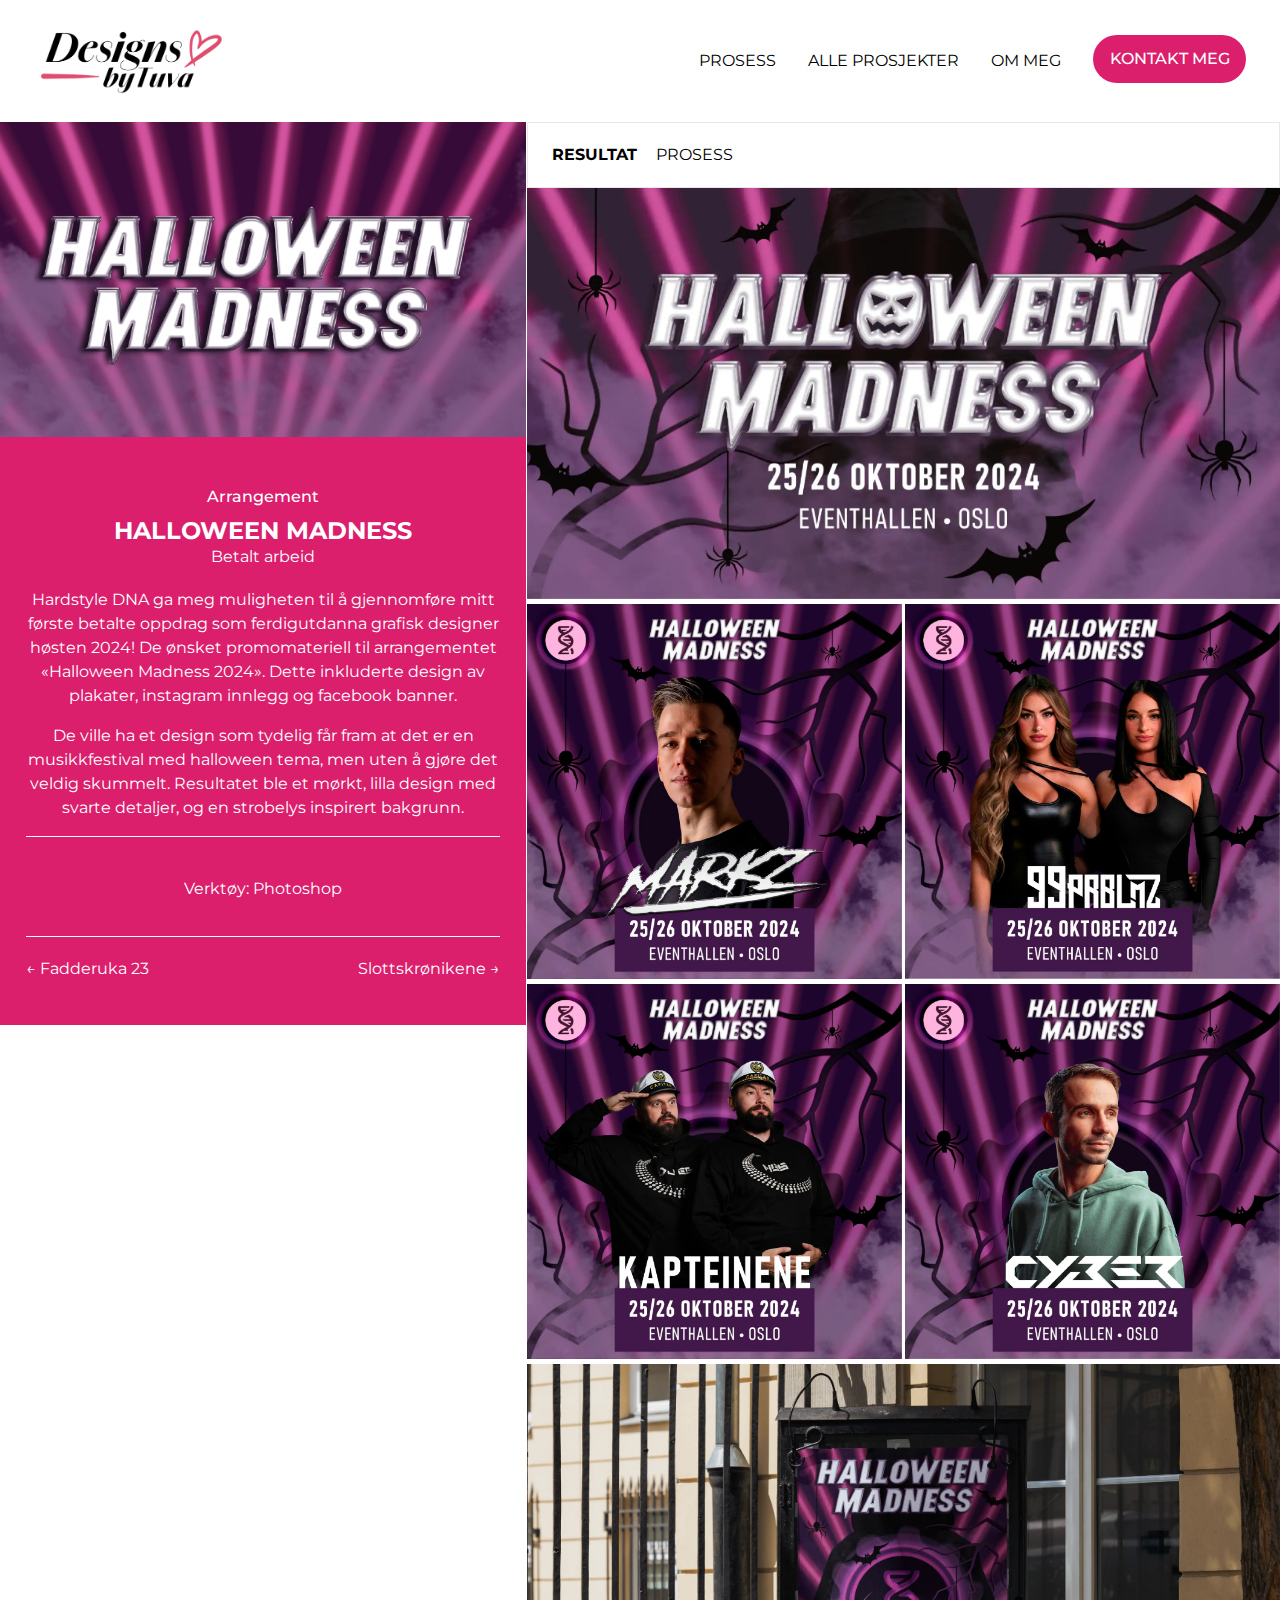
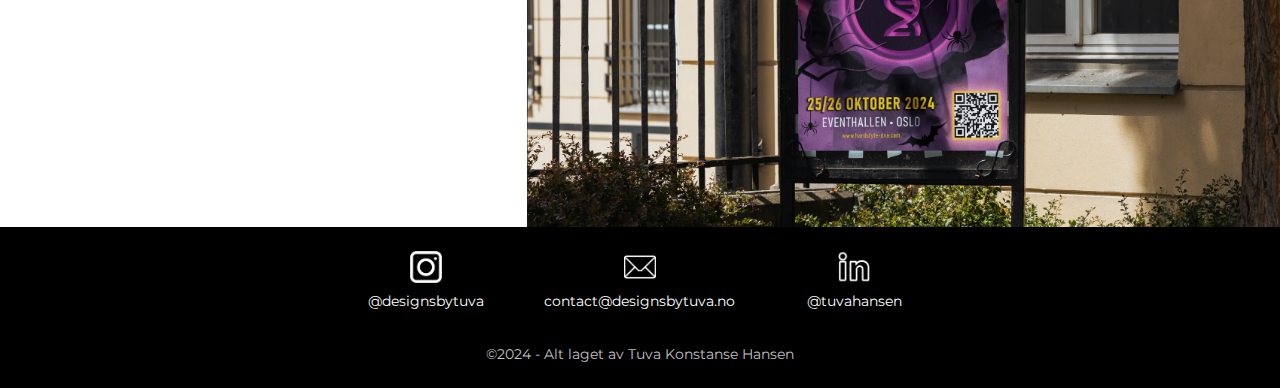
<file: pages/madness.html>
<!DOCTYPE html>
<html lang="no">
    <head>
        <meta charset="UTF-8">
        <meta http-equiv="X-UA-Compatible" content="IE=edge">
        <meta name="keywords" content="HTML, CSS, JavaScript">
        <meta name="author" content="Tuva Konstanse Hansen">
        <meta name="description" content="Designs by Tuva - A portfolio for Graphic design">
        <meta name="viewport" content="width=device-width, initial-scale=1.0">

        <link href="../styles/style.css" rel="stylesheet">
        <link rel="icon" href="../images/heart.png">

        <title>Prosjekter - Halloween Madness</title>

        <script>
            document.addEventListener("DOMContentLoaded", () => {
                const menuToggle = document.querySelector('.navbar__menu');
                const menu = document.querySelector('.navbar__list');

                // Toggle menu on click
                menuToggle.addEventListener('click', () => {
                    const isOpen = menu.classList.toggle('open');
                    menuToggle.setAttribute('aria-expanded', isOpen);
                });

                // Close menu when clicking a link
                menu.querySelectorAll('a').forEach(link => {
                    link.addEventListener('click', () => {
                        menu.classList.remove('open');
                    });
                });

                // Toggle menu on keyboard (Enter or Space)
                menuToggle.addEventListener('keypress', (e) => {
                    if (e.key === "Enter" || e.key === " ") {
                        e.preventDefault();
                        const isOpen = menu.classList.toggle('open');
                        menuToggle.setAttribute('aria-expanded', isOpen);
                    }
                });
            });
        </script>
    </head>

    <body>
        <header>
            <a href="#main" class="skip">Skip to main content</a>

            <nav class="navbar mobile-flex">
                <!-- Logo on all screens -->
                <div class="navbar__logo">
                    <a href="../index.html"><img src="../images/logo.png" alt="Logo for designs by Tuva"></a>
                </div>

                <div>
                    <button class="navbar__menu" aria-controls="navbarMenu" aria-expanded="false">☰</button>
                    <ul id="navbarMenu" class="navbar__list">
                        <li class="navbar__items"><a href="../index.html#work-process">Prosess</a></li>
                        <li class="navbar__items"><a href="../index.html#projects">Alle prosjekter</a></li>
                        <li class="navbar__items"><a href="about.html">Om meg</a></li>
                        <li class="navbar__items"><a class="button button--navbar background" href="mailto:contact@designsbytuva.no">Kontakt meg</a></li>
                    </ul>
                </div>
            </nav>
        </header>

        <main id="main">
            <article class="grid" aria-label="Informasjon om prosjektet">
               <div class="grid__left background">
                    <img class="project-img" src="../images/projects/madness.webp" alt="Prosjektbilde - Lilla bakgrunn med røyk, rosa strobelyd og logoen til Halloween Madness 2024">

                    <div class="content-box project mobile-flex">
                        <div>
                            <p class="project__type">Arrangement</p>
                            <h2 class="project__name">Halloween Madness</h2>
                            <p>Betalt arbeid</p>
                        </div>
                    
                        <div class="project__intro">
                            <p>Hardstyle DNA ga meg muligheten til å gjennomføre mitt første betalte oppdrag som ferdigutdanna grafisk designer høsten 2024! De 
                                ønsket promomateriell til arrangementet «Halloween Madness 2024». Dette inkluderte design av plakater, instagram innlegg og facebook banner.</p>
                            <p>De ville ha et design som tydelig får fram at det er en musikkfestival med halloween tema, men uten å gjøre det veldig skummelt. 
                                Resultatet ble et mørkt, lilla design med svarte detaljer, og en strobelys inspirert bakgrunn.</p>
                            <p>Verktøy: Photoshop</p>
                        </div>

                        <div class="project__next mobile-flex">
                            <div>
                                <a class="background" href="fadderuka.html">&#x2190; Fadderuka 23</a>
                            </div>
                            <div>
                                <a class="background" href="bokdesign.html">Slottskrønikene &#x2192;</a>
                            </div>
                        </div>
                    </div>
                </div>

                <div class="grid__right">
                    <div class="switch-btn mobile-flex">
                        <button id="resultPage" class="btn active">Resultat</button>
                        <button id="processPage" class="btn">Prosess</button>
                    </div>

                    <section role="region" aria-label="Informasjon om prosessen og resultatet til Hardstyle DNA">
                        <div id="result">
                            <div> 
                                <img src="../images/projects/madness/result/fb-event.webp" alt="Ferdig Facebook-event banner for Halloween Madness 2024">
                            </div>

                            <div class="mobile-flex">
                                <div> 
                                    <img src="../images/projects/madness/result/artists/markz-ig.webp" alt="Ferdig artist innlegg for artisten Markz">
                                    <img src="../images/projects/madness/result/artists/kapteinene-ig.webp" alt="Ferdig artist innlegg for artisten 99PRBMLZ">
                                </div>
                              
                                <div> 
                                    <img src="../images/projects/madness/result/artists/99prblmz-ig.webp" alt="Ferdig artist innlegg for artisten Kapteinene">
                                    <img src="../images/projects/madness/result/artists/cyber-ig.webp" alt="Ferdig artist innlegg for artisten Cyber">
                                </div>
                            </div>

                            <img src="../images/projects/madness/result/poster-mockup.webp" alt="Utendørs mockup av reklameplakaten for Halloween Madness 2024">
                        </div>

                        <div id="process" class="content-box content-box--process">
                            <h2>Innsiktsarbeid</h2>
                            <p>Som innsiktsarbeid for dette prosjektet gikk jeg igjennom instagrammen til Hardstyle DNA for å se hva slags designstil de vanligvis brukte. Dette varierte litt fra 
                                arrangement til arrangement, og jeg fikk også beskjed om at jeg hadde relativt frie tøyler.</p>

                            <h3>Inspirasjon</h3>
                            <p>Den første idéen min var å skape et litt creepy design med mørke greiener, klovner og lyn, med litt samme type uttrykk som bildene dere ser her. Etterhvert som
                                jeg jobbet med prosjektet endret denne idéen seg veldig mye, men dette var ihvertfall utgangspunktet mitt.</p>

                            <img src="../images/projects/madness/process/inspiration.webp" alt="Fire bilder med halloween motiv - Inspirasjonsbilde">
                                
                            <h2>Logoprosess</h2>
                            <p>Logoen til «Halloween Madness» endret seg MYE underveis, og gikk fra å se ganske håndtegnet og nesten barnslig ut, til å bli med proff med glossy detaljer og et kult uttrykk.</p>
                            
                            <img src="../images/projects/madness/process/logo-draft1.png" alt="Første utkast av logo">
                            <p class="arrow-down">&darr;</p>
                            <img src="../images/projects/madness/process/logo-draft2.png" alt="Andre utkast av logo">
                            <p class="arrow-down">&darr;</p>
                            <img src="../images/projects/madness/process/logo.webp" alt="Ferdig logo med glossy effekt">
                            
                            <h2>Designprosess</h2>
                            <p>Når jeg starter på selve designprosessen, hadde jeg fremdeles de første inspirasjonsbildene i bakhodet, men når jeg starter ordentlig fant jeg løsninger som fungerte
                                bedre og første til et kulere resultat. Denne prosessen var lang, men veldig verdt det til slutt.
                            </p>

                            <h3>Testing av design</h3>
                            <p>Jeg startet med å teste design idéer til reklameplakaten. Jeg prøvde først å lage skyer og lyn i Illustrator, men innså raskt at dette var enklere å få til bra med Photoshop.</p>
                            <p>Tanken var først at logoen til Hardstyle DNA kunne representere en full måne, men etterhvert som den mørke skikkelsen i bakgrunn ble en del av designet, gikk den over til å 
                                representere en slags «kraftsirkel». Bølgene rundt logoen kan også assosieres med lydbølger, som var en annen tanke jeg hadde underveis.</p> 
                            <p>I tillegg la jeg til strobelys i bakgrunn, for å få fram litt tydeligere at det er snakk om et arrangement med fest-vibe, og halloween detaljer.</p>
                     
                            <div class="flex">
                                <div class="mobile-flex">
                                    <div>
                                        <img src="../images/projects/madness/process/poster-test1.webp" alt="Første test av design">
                                        <img src="../images/projects/madness/process/poster-test4.webp" alt="Andre utkast event poster">
                                    </div>
                                    <div>
                                        <img src="../images/projects/madness/process/poster-test2.webp" alt="Andre test av design">
                                        <img src="../images/projects/madness/process/poster-test5.webp" alt="Tredje utkast event poster">
                                    </div>
                                    <div>
                                        <img src="../images/projects/madness/process/poster-test3.webp" alt="Første utkast event poster">
                                        <img src="../images/projects/madness/result/event-poster.webp" alt="Ferdig event poster for Halloween Madness 2024">
                                    </div>
                                </div>
                            </div>

                            <h3>Plakat som story format</h3>
                            <p>Hardstyle DNA ønsket også at palakten skulle lages i story format, så her har jeg også testet to ulike måte å gjøre dette på, men endte opp med den løsningen som ligner mest på den fysiske plakaten.</p>
                            <div class="flex mobile-flex">
                                <div>
                                    <img src="../images/projects/madness/process/poster-story-test.webp" alt="Første utkast av event plakat som kan brukes på story">
                                </div>
                                <div>
                                    <img src="../images/projects/madness/result/poster-story.webp" alt="Ferdig event plakat som kan brukes på story">
                                </div>
                            </div>

                            <h3>Facebook event banner</h3>
                            <p>De ville også ha et facebook banner i samme stil. Her prøvde jeg først å lage det så enkelt som mulig (dette var før logoen ble ferdigstilt), men endte opp med å spice det opp ved 
                                å legge til den mørke skikkelsen og litt ekstra halloween detaljer her også.
                            </p>

                            <div class="flex">
                                <div>
                                    <img src="../images/projects/madness/process/fb-event-test.webp" alt="Første utkast av facebook event banner">
                                </div>
                                <div>
                                    <img src="../images/projects/madness/result/fb-event.webp" alt="Ferdig facebook event banner">
                                </div>
                            </div>

                            <h3>Alle ferdig artist-innlegg samlet</h3>
                            <p>Artist-innleggene fikk også samme type design som plakaten med strobelys, «kraftsirkel» og halloween detaljer, men uten den svarte skikkelsen i bakgrunn, siden dette ble litt for mye når man la til artisten itillegg.</p>
                            <p>Jeg lagde artist-innlegg både i firkanta og story/reel format, men Hardstyle DNA endte opp med å poste alle artist-innleggene som reels, så de firkanta versjonene ble ikke brukt. Her ser dere alle de 21 artist-innleggene samlet.</p>

                            <div class="flex mobile-flex">
                                <div>
                                    <img src="../images/projects/madness/result/artists/99prblmz-story.webp" alt="Artist innlegg i story format for artisten 99PRBLMZ">
                                    <img src="../images/projects/madness/result/artists/cyber-story.webp" alt="Artist innlegg i story format for artisten Cyber">
                                    <img src="../images/projects/madness/result/artists/devinWild-story.webp" alt="Artist innlegg i story format for artisten Devin Wild">
                                    <img src="../images/projects/madness/result/artists/markz-story.webp" alt="Artist innlegg i story format for artisten Markz">
                                    <img src="../images/projects/madness/result/artists/neutrophic-story-svart.webp" alt="Artist innlegg i story format for artisten Neutrophic">
                                    <img src="../images/projects/madness/result/artists/reflect-story.webp" alt="Artist innlegg i story format for artisten Reflect">
                                    <img src="../images/projects/madness/result/artists/steveAioli-story.webp" alt="Artist innlegg i story format for artisten Steve Aioli">
                                </div>
                                <div>
                                    <img src="../images/projects/madness/result/artists/aor-story.webp" alt="Artist innlegg i story format for artisten Act of Rage">
                                    <img src="../images/projects/madness/result/artists/dcharged-story.webp" alt="Artist innlegg i story format for artisten D-Charged">
                                    <img src="../images/projects/madness/result/artists/fade-story.webp" alt="Artist innlegg i story format for artisten Fade">
                                    <img src="../images/projects/madness/result/artists/matzic-story.webp" alt="Artist innlegg i story format for artisten Matzic">
                                    <img src="../images/projects/madness/result/artists/obscure-story.webp" alt="Artist innlegg i story format for artisten Obscure">
                                    <img src="../images/projects/madness/result/artists/refuzion-story.webp" alt="Artist innlegg i story format for artisten Refuzion">
                                    <img src="../images/projects/madness/result/artists/svane-story.webp" alt="Artist innlegg i story format for artisten Svane">
                                </div>
                                <div>
                                    <img src="../images/projects/madness/result/artists/cryex-story.webp" alt="Artist innlegg i story format for artisten Cryex">
                                    <img src="../images/projects/madness/result/artists/deluzion-story.webp" alt="Artist innlegg i story format for artisten Deluzion">
                                    <img src="../images/projects/madness/result/artists/kapteinene-story.webp" alt="Artist innlegg i story format for artisten Kapteinene">
                                    <img src="../images/projects/madness/result/artists/mcruud-story.webp" alt="Artist innlegg i story format for artisten McRuud">
                                    <img src="../images/projects/madness/result/artists/recharged-story.webp" alt="Artist innlegg i story format for artisten Recharged">
                                    <img src="../images/projects/madness/result/artists/serzo-story.webp" alt="Artist innlegg i story format for artisten Serzo">
                                    <img src="../images/projects/madness/result/artists/unex-story.webp" alt="Artist innlegg i story format for artisten Unex">
                                </div>
                            </div>

                            <h2>Andre innlegg fra prosjektet som ikke ble laget av meg</h2>
                            <p><i>(men med utgangspunkt i mitt design)</i></p>
                            <p>Hardstyle DNA hadde en mal som de bruker til hvert arrangement når det kommer til timetable og info-innlegg, så derfor designet de disse selv. Jeg hjalp til med headliners innlegget,
                                men versjonen som dere ser her har blitt endret på av noen andre.
                            </p>
                            
                            <div class="flex">
                                <div>
                                    <img src="../images/projects/madness/result/headliners.jpg" alt="Headliners innlegg laget av Hardstyle DNA">
                                </div>
                                <div>
                                    <img src="../images/projects/madness/result/timetable.jpg" alt="Timetable innlegg laget av Hardstyle DNA">
                                </div>
                                <div>
                                    <img src="../images/projects/madness/result/info-post.jpg" alt="Info innlegg laget av Hardstyle DNA">
                                </div> 
                            </div>

                            <div class="project__next project__next--bottom mobile-flex">
                                <div>
                                    <a href="fadderuka.html">&#x2190; Fadderuka 23</a>
                                </div>
                                <div>
                                    <a href="bokdesign.html">Slottskrønikene &#x2192;</a>
                                </div>
                            </div>
                        </div>
                    </section>
                </div>
            </article>
        </main>

        <footer class="footer">
            <figure class="footer__some mobile-flex">
                <div>
                    <a href="https://www.instagram.com/designsbytuva/" target="_blank" aria-label="Åpner i ny fane"><img src="../images/icons/ig-white.png" alt="Besøk Instagrammen til Designs by tuva"></a>
                    <p class="username">@designsbytuva</p>
                </div>
                <div>
                    <a href="mailto:contact@designsbytuva.no" target="_blank" aria-label="Åpner i ny fane"><img src="../images/icons/mail-white.png" alt="Send meg en epost"></a>
                    <p class="username">contact@designsbytuva.no</p>
                </div>
                <div>
                    <a href="https://www.linkedin.com/in/tuvahansen/" target="_blank" aria-label="Åpner i ny fane"><img src="../images/icons/in-white.png" alt="Besøk LinkedIn profilen min"></a>
                    <p class="username">@tuvahansen</p>
                </div>
            </figure>
            <p>&copy;2024 - Alt laget av Tuva Konstanse Hansen</p>
        </footer>

        <script>
            document.addEventListener('DOMContentLoaded', (event) => {
            const buttons = document.querySelectorAll('.btn');
            const resultDiv = document.getElementById('result');
            const processDiv = document.getElementById('process');

                // Initialize to show 'Resultat' by default
                resultDiv.style.display = 'block';
                processDiv.style.display = 'none';

                buttons.forEach(button => {
                    button.addEventListener('click', () => {
                        // Remove 'active' class from all buttons
                        buttons.forEach(btn => btn.classList.remove('active'));
                        // Add 'active' class to the clicked button
                        button.classList.add('active');

                        // Toggle content based on which button is clicked
                        if (button.id === 'resultPage') {
                            resultDiv.style.display = 'block';
                            processDiv.style.display = 'none';
                        } else if (button.id === 'processPage') {
                            resultDiv.style.display = 'none';
                            processDiv.style.display = 'block';
                        }
                    });
                });
            });
        </script>
    </body>
</html>
</file>
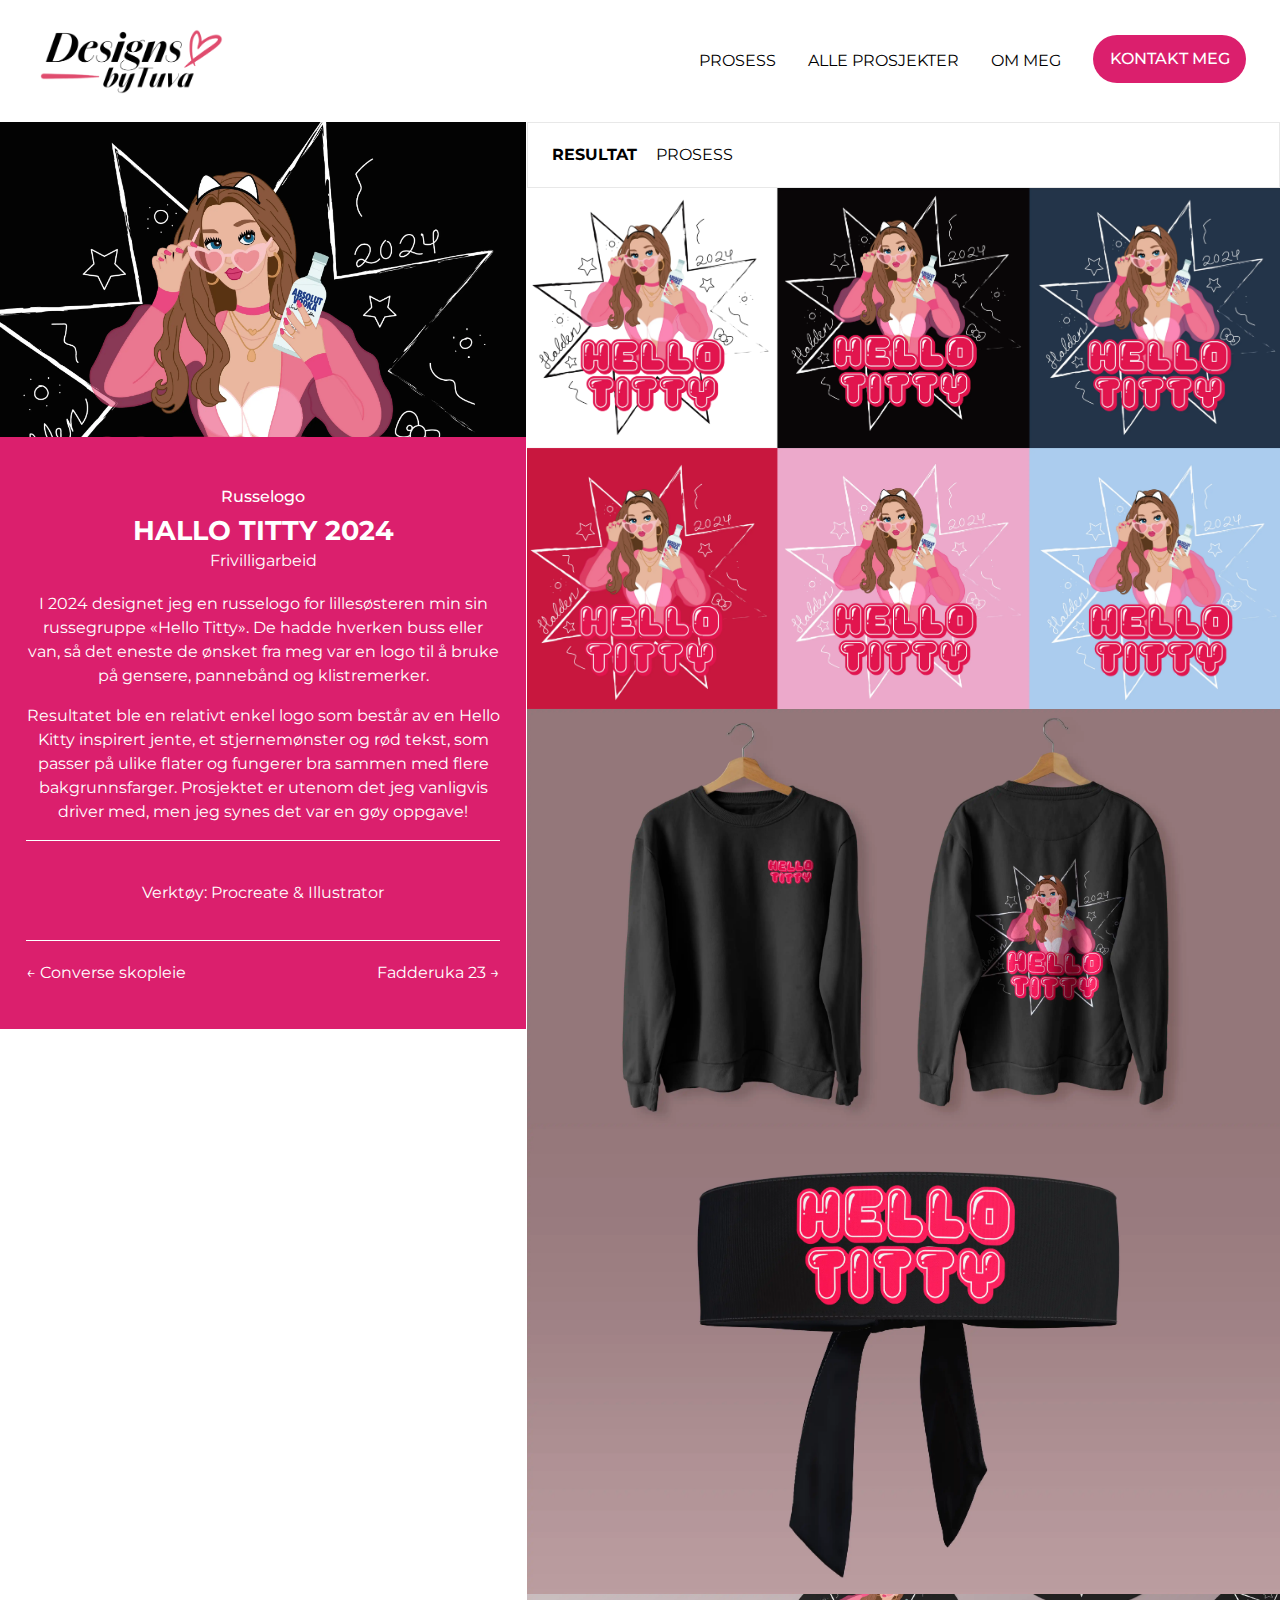
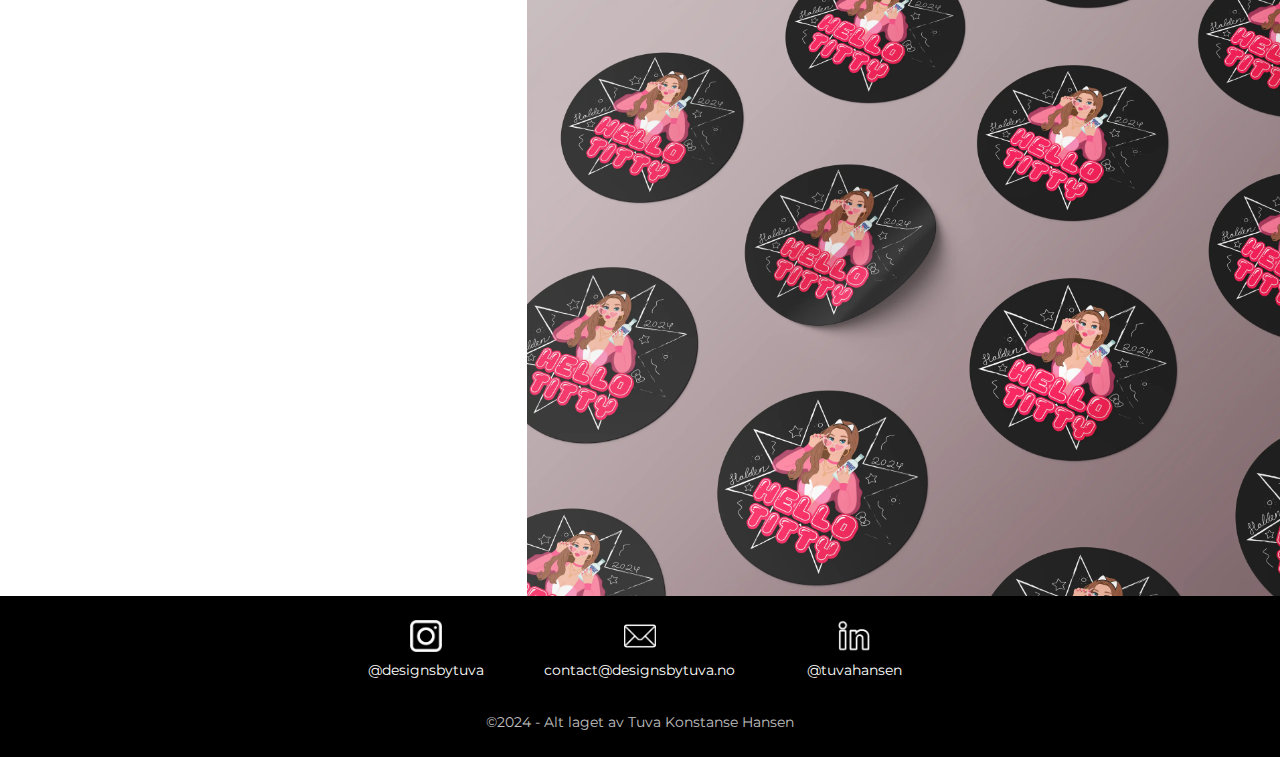
<file: pages/russelogo.html>
<!DOCTYPE html>
<html lang="no">
    <head>
        <meta charset="UTF-8">
        <meta http-equiv="X-UA-Compatible" content="IE=edge">
        <meta name="keywords" content="HTML, CSS, JavaScript">
        <meta name="author" content="Tuva Konstanse Hansen">
        <meta name="description" content="Designs by Tuva - A portfolio for Graphic design">
        <meta name="viewport" content="width=device-width, initial-scale=1.0">

        <link href="../styles/style.css" rel="stylesheet">
        <link rel="icon" href="../images/heart.png">

        <title>Prosjekter - Hello Titty 2024</title>

        <script>
            document.addEventListener("DOMContentLoaded", () => {
                const menuToggle = document.querySelector('.navbar__menu');
                const menu = document.querySelector('.navbar__list');

                // Toggle menu on click
                menuToggle.addEventListener('click', () => {
                    const isOpen = menu.classList.toggle('open');
                    menuToggle.setAttribute('aria-expanded', isOpen);
                });

                // Close menu when clicking a link
                menu.querySelectorAll('a').forEach(link => {
                    link.addEventListener('click', () => {
                        menu.classList.remove('open');
                    });
                });

                // Toggle menu on keyboard (Enter or Space)
                menuToggle.addEventListener('keypress', (e) => {
                    if (e.key === "Enter" || e.key === " ") {
                        e.preventDefault();
                        const isOpen = menu.classList.toggle('open');
                        menuToggle.setAttribute('aria-expanded', isOpen);
                    }
                });
            });
        </script>
    </head>

    <body>
        <header>
            <a href="#main" class="skip">Skip to main content</a>

            <nav class="navbar mobile-flex">
                <!-- Logo on all screens -->
                <div class="navbar__logo">
                    <a href="../index.html"><img src="../images/logo.png" alt="Logo for designs by Tuva"></a>
                </div>

                <div>
                    <button class="navbar__menu" aria-controls="navbarMenu" aria-expanded="false">☰</button>
                    <ul id="navbarMenu" class="navbar__list">
                        <li class="navbar__items"><a href="../index.html#work-process">Prosess</a></li>
                        <li class="navbar__items"><a href="../index.html#projects">Alle prosjekter</a></li>
                        <li class="navbar__items"><a href="about.html">Om meg</a></li>
                        <li class="navbar__items"><a class="button button--navbar background" href="mailto:contact@designsbytuva.no">Kontakt meg</a></li>
                    </ul>
                </div>
            </nav>
        </header>

        <main id="main">
            <article class="grid" aria-label="Informasjon om prosjektet">
                <div class="grid__left background">
                    <img class="project-img" src="../images/projects/russelogo/russelogo-section.webp" alt="Prosjektbilde - Svart bakgrunn med russelogoen til Hello Titty 2024">
               
                    <div class="content-box project mobile-flex">
                        <div>
                            <p class="project__type">Russelogo</p>
                            <h1>Hallo Titty 2024</h1>
                            <p>Frivilligarbeid</p>
                        </div>

                        <div class="project__intro">
                            <p>I 2024 designet jeg en russelogo for lillesøsteren min sin russegruppe «Hello Titty». De hadde hverken buss eller van, så det eneste de ønsket fra meg var en logo 
                                til å bruke på gensere, pannebånd og klistremerker. </p>
                            <p>Resultatet ble en relativt enkel logo som består av en Hello Kitty inspirert jente, et stjernemønster og rød tekst, som passer på ulike flater og fungerer bra sammen med flere bakgrunnsfarger. 
                                Prosjektet er utenom det jeg vanligvis driver med, men jeg synes det var en gøy oppgave!</p>
                            <p>Verktøy: Procreate & Illustrator</p>
                        </div>

                        <div class="project__next mobile-flex">
                            <div>
                                <a class="background" href="converse.html">&#x2190; Converse skopleie</a>
                            </div>
                            <div>
                                <a class="background" href="fadderuka.html">Fadderuka 23 &#x2192;</a>
                            </div>
                        </div>
                    </div>
                </div>

                <div class="grid__right">
                    <div class="switch-btn mobile-flex">
                        <button id="resultPage" class="btn active">Resultat</button>
                        <button id="processPage" class="btn">Prosess</button>
                    </div>
                
                    <section role="region" aria-label="Informasjon om prosessen og resultatet til russelogoen">
                        <div id="result">
                            <img src="../images/projects/russelogo/result/different-colors.webp" alt="Ferdig logo med ulike bakgrunnsfarger">                        
                            <img src="../images/projects/russelogo/result/hoodie-mockup.webp" alt="Mockup av en svart hettegenser med logoen på">
                            <img src="../images/projects/russelogo/result/headband-mockup.webp" alt="Mockup av et svart hårbånd med logoen på">  
                            <img src="../images/projects/russelogo/result/stickers-mockup.webp" alt="Mockup av svarte, runde klistremerker med logoen på">                  
                        </div>

                        <div id="process" class="content-box">
                            <h2>Innsiktsarbeid</h2>
                            <p>Før jeg startet selve designprosessen med logoen, brukte jeg litt tid på innsiktsarbeid. Russegruppa ønska seg en logo med en tegning, 
                                istedenfor bare tekst, så jeg så gjennom mange tidligere russelogoer med denne typen stil, for å skjønne hva slags uttrykk de var ute etter. 
                                I tillegg fant jeg inspirasjon til selve tegningen på Pinterest.</p>
                            
                            <figure>
                                <img src="../images/projects/russelogo/process/inspiration.webp" alt="Mange tegninger av jenter - Inspirasjon fra Pinterest">
                                <figcaption>Inspirasjonen jeg hentet fra <a href="https://pin.it/E4nwwqOzJ" target="_blank" aria-label="Åpner i ny fane">Pinterest</a></figcaption>
                            </figure>

                            <h2>Designprosess</h2>
                            <p>Når jeg starta selve designprosessen, var det første jeg gjorde å bestemme hva slags skrifttype som passet best sammen med navnet. Jeg endte 
                                opp med skrifttypen nederst til venstre, som heter «Double Bubble».</p>
                            <img src="../images/projects/russelogo/process/fonts.png" alt="Testing av skrifttyper til logoen">

                            <h3>Utvikling</h3>
                            <p>Deretter gikk jeg videre til selve tegningen. Jeg starta først med å lage en tegning av den ekte Hello Kitty, men fikk vite at de heller ville 
                                ha en jente med litt samme type vibe. Derfor endret jeg tegningen og la til flere detaljer for å gjøre logoen komplett.
                            </p>
                            <div class="flex">
                                <div class="mobile-flex">
                                    <div>
                                        <img src="../images/projects/russelogo/process/draft1.png" alt="Første utkast logo">
                                    </div>
                                    <div>
                                        <img src="../images/projects/russelogo/process/draft3.png" alt="Tredje utkast logo">
                                    </div>
                                </div>
                                <div class="mobile-flex">
                                    <div>
                                        <img src="../images/projects/russelogo/process/draft2.png" alt="Andre utkast logo">
                                    </div>
                                    <div>
                                        <img src="../images/projects/russelogo/result/logo.png" alt="Ferdig logo">
                                    </div>
                                </div>
                            </div>

                            <div class="project__next project__next--bottom mobile-flex">
                                <div>
                                    <a href="converse.html">&#x2190; Converse skopleie</a>
                                </div>
                                <div>
                                    <a href="fadderuka.html">Fadderuka 23 &#x2192;</a>
                                </div>
                            </div>
                        </div>
                    </section>
                </div>
            </article>
        </main>

        <footer class="footer">
            <figure class="footer__some mobile-flex">
                <div>
                    <a href="https://www.instagram.com/designsbytuva/" target="_blank" aria-label="Åpner i ny fane"><img src="../images/icons/ig-white.png" alt="Besøk Instagrammen til Designs by tuva"></a>
                    <p class="username">@designsbytuva</p>
                </div>
                <div>
                    <a href="mailto:contact@designsbytuva.no" target="_blank" aria-label="Åpner i ny fane"><img src="../images/icons/mail-white.png" alt="Send meg en epost"></a>
                    <p class="username">contact@designsbytuva.no</p>
                </div>
                <div>
                    <a href="https://www.linkedin.com/in/tuvahansen/" target="_blank" aria-label="Åpner i ny fane"><img src="../images/icons/in-white.png" alt="Besøk LinkedIn profilen min"></a>
                    <p class="username">@tuvahansen</p>
                </div>
            </figure>
            <p>&copy;2024 - Alt laget av Tuva Konstanse Hansen</p>
        </footer>

        <script>
            document.addEventListener('DOMContentLoaded', (event) => {
            const buttons = document.querySelectorAll('.btn');
            const resultDiv = document.getElementById('result');
            const processDiv = document.getElementById('process');

                // Initialize to show 'Resultat' by default
                resultDiv.style.display = 'block';
                processDiv.style.display = 'none';

                buttons.forEach(button => {
                    button.addEventListener('click', () => {
                        // Remove 'active' class from all buttons
                        buttons.forEach(btn => btn.classList.remove('active'));
                        // Add 'active' class to the clicked button
                        button.classList.add('active');

                        // Toggle content based on which button is clicked
                        if (button.id === 'resultPage') {
                            resultDiv.style.display = 'block';
                            processDiv.style.display = 'none';
                        } else if (button.id === 'processPage') {
                            resultDiv.style.display = 'none';
                            processDiv.style.display = 'block';
                        }
                    });
                });
            });
        </script>
    </body>
</html>
</file>
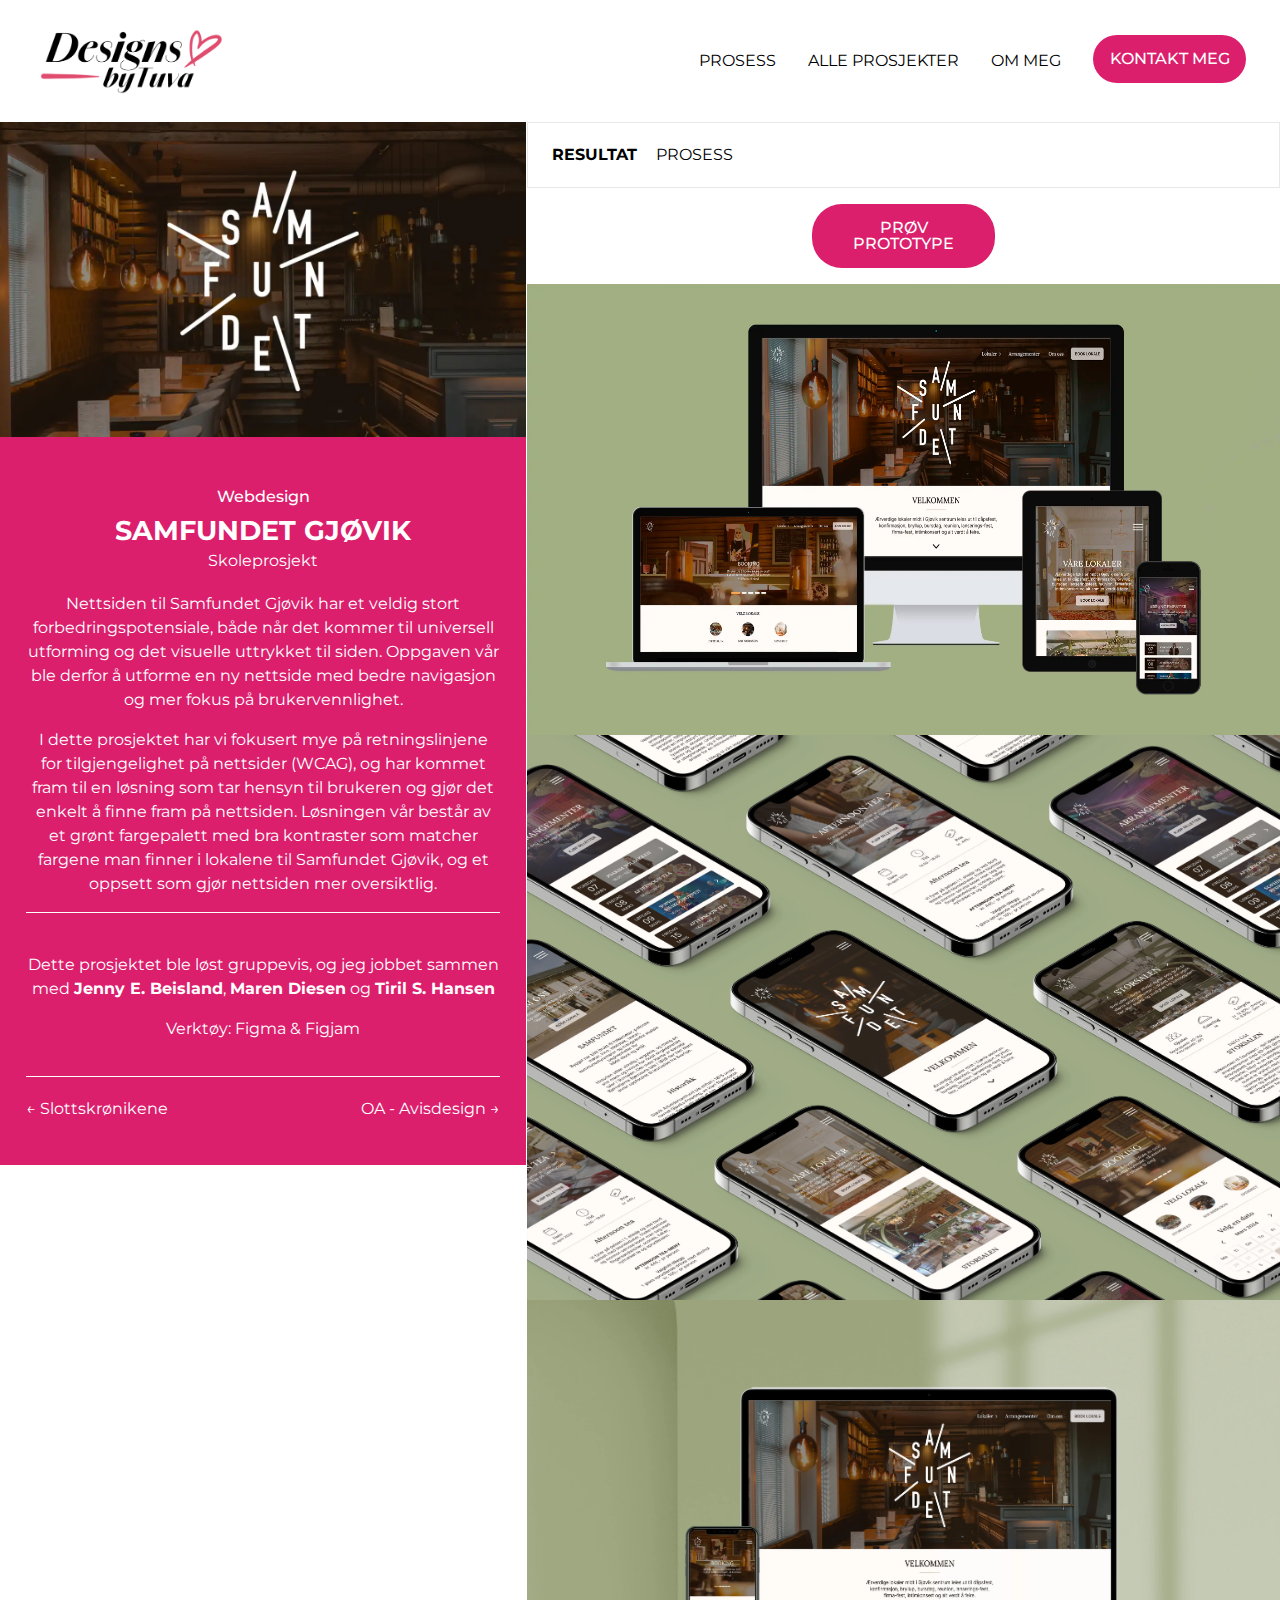
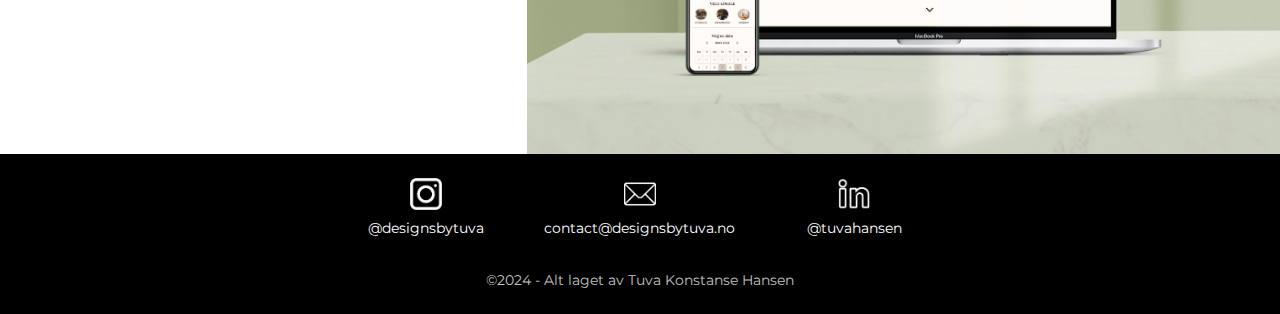
<file: pages/samfundet.html>
<!DOCTYPE html>
<html lang="no">
    <head>
        <meta charset="UTF-8">
        <meta http-equiv="X-UA-Compatible" content="IE=edge">
        <meta name="keywords" content="HTML, CSS, JavaScript">
        <meta name="author" content="Tuva Konstanse Hansen">
        <meta name="description" content="Designs by Tuva - A portfolio for Graphic design">
        <meta name="viewport" content="width=device-width, initial-scale=1.0">

        <link href="../styles/style.css" rel="stylesheet">
        <link rel="icon" href="../images/heart.png">

        <title>Prosjekter - Samfundet Gjøvik</title>

        <script>
            document.addEventListener("DOMContentLoaded", () => {
                const menuToggle = document.querySelector('.navbar__menu');
                const menu = document.querySelector('.navbar__list');

                // Toggle menu on click
                menuToggle.addEventListener('click', () => {
                    const isOpen = menu.classList.toggle('open');
                    menuToggle.setAttribute('aria-expanded', isOpen);
                });

                // Close menu when clicking a link
                menu.querySelectorAll('a').forEach(link => {
                    link.addEventListener('click', () => {
                        menu.classList.remove('open');
                    });
                });

                // Toggle menu on keyboard (Enter or Space)
                menuToggle.addEventListener('keypress', (e) => {
                    if (e.key === "Enter" || e.key === " ") {
                        e.preventDefault();
                        const isOpen = menu.classList.toggle('open');
                        menuToggle.setAttribute('aria-expanded', isOpen);
                    }
                });
            });
        </script>
    </head>

    <body>
        <header>
            <a href="#main" class="skip">Skip to main content</a>

            <nav class="navbar mobile-flex">
                <!-- Logo on all screens -->
                <div class="navbar__logo">
                    <a href="../index.html"><img src="../images/logo.png" alt="Logo for designs by Tuva"></a>
                </div>

                <div>
                    <button class="navbar__menu" aria-controls="navbarMenu" aria-expanded="false">☰</button>
                    <ul id="navbarMenu" class="navbar__list">
                        <li class="navbar__items"><a href="../index.html#work-process">Prosess</a></li>
                        <li class="navbar__items"><a href="../index.html#projects">Alle prosjekter</a></li>
                        <li class="navbar__items"><a href="about.html">Om meg</a></li>
                        <li class="navbar__items"><a class="button button--navbar background" href="mailto:contact@designsbytuva.no">Kontakt meg</a></li>
                    </ul>
                </div>
            </nav>
        </header>

        <main id="main">
            <article class="grid" aria-label="Informasjon om prosjektet">
                <div class="grid__left background">
                    <img class="project-img" src="../images/projects/samfundet/samfundet-section.webp" alt="Prosjektbilde - Grønn bakgrunn med mockup av Samfundet Gjøvik sin nettside på desktop og mobil">
                
                    <div class="content-box project mobile-flex">  
                        <div>
                            <p class="project__type">Webdesign</p>
                            <h1>Samfundet Gjøvik</h1>
                            <p>Skoleprosjekt</p>
                        </div>
                    
                        <div class="project__intro">
                            <p>Nettsiden til Samfundet Gjøvik har et veldig stort forbedringspotensiale, både når det kommer til universell utforming og det visuelle uttrykket til siden. 
                                Oppgaven vår ble derfor å utforme en ny nettside med bedre navigasjon og mer fokus på brukervennlighet.</p>
                            <p>I dette prosjektet har vi fokusert mye på retningslinjene for tilgjengelighet på nettsider (WCAG), og har kommet fram til en løsning som tar hensyn til brukeren og gjør det enkelt å finne fram på nettsiden.
                                Løsningen vår består av et grønt fargepalett med bra kontraster som matcher fargene man finner i lokalene til Samfundet Gjøvik, og et oppsett som gjør nettsiden mer oversiktlig.</p>
                            <p>Dette prosjektet ble løst gruppevis, og jeg jobbet sammen med <a href="http://beislanddesign.no/">Jenny E. Beisland</a>, <a href="https://www.linkedin.com/in/maren-diesen-3662392ba/">Maren Diesen</a> og <a href="https://www.linkedin.com/in/tiril-s%C3%A6ther-hansen-ab82682a6/">Tiril S. Hansen</a></p>
                            <p>Verktøy: Figma & Figjam</p>
                        </div>
                    
                        <div class="project__next mobile-flex">
                            <div>
                                <a class="background" href="bokdesign.html">&#x2190; Slottskrønikene</a>
                            </div>
                            <div>
                                <a class="background" href="avis.html">OA - Avisdesign &#x2192;</a>
                            </div>
                        </div>
                    </div>
                </div>
 
                <div class="grid__right">
                    <div class="switch-btn mobile-flex">
                        <button id="resultPage" class="btn active">Resultat</button>
                        <button id="processPage" class="btn">Prosess</button>
                    </div>

                    <section role="region" aria-label="Informasjon om prosessen og resultatet til nettsiden">
                        <div id="result">
                            <div class="proto">
                                <a class="button button--proto background mobile" target="_blank" aria-label="Åpner i ny fane" href="https://www.figma.com/proto/UPkjrExaXaJoKJLQ5Smomf/Resultat?node-id=459-1235&starting-point-node-id=459%3A1235&t=3dULxQSaxLpMBoJu-1">Prøv prototype</a>
                                <a class="button button--proto background desktop" target="_blank" aria-label="Åpner i ny fane" href="https://www.figma.com/proto/UPkjrExaXaJoKJLQ5Smomf/Resultat?node-id=3001-3323&t=fwQhfP31m99vJI11-1&scaling=scale-down-width&content-scaling=fixed&page-id=3003%3A2363&starting-point-node-id=3001%3A3323">Prøv prototype</a>
                            </div>
                            
                            <img src="../images/projects/samfundet/result/multiple-mockup.webp" alt="Grønn bakgrunn med en mockup av nettsiden til Samfundet Gjøvik på flere skjermer">                       
                            <img src="../images/projects/samfundet/result/phones-mockup.webp" alt="Grønn bakgrunn med en mockup av nettsiden til Samfundet Gjøvik på flere mobiler">
                            <img src="../images/projects/samfundet/result/screen-mockup.webp" alt="Grønn bakgrunn med en mockup av nettsiden til Samfundet Gjøvik på desktop og mobil">                
                        </div>

                        <div id="process" class="content-box">
                            <h2>Innsiktsarbeid</h2>
                            <p>Innsiktsarbeidet til dette prosjektet var omfattende og bestod av å analysere den originale nettsiden, utføre brukertesting, og lage «affinity diagram» og «user journey map»</p>

                            <h3>Analyse av nåværende nettside</h3>
                                <p>Den nåværende nettsiden bruker mye pastell&shy;farger som blant annet kan påvirke lesligheten noen steder pga dårlig fargekontrast. I tillegg er navigasjons&shy;systemet dårlig fordi det blant annet er vanskelig å  
                                    finne mer informasjon om hvert arrangement, og catering menyen er gjemt under «bespisning» som kan være forvirrende når man ikke vet hva dette betyr.</p>
                                
                            <div class="flex">
                                <div class="mobile-flex">
                                    <div>
                                        <img src="../images/projects/samfundet/process/research/original-website/homepage-original-mobile.webp" alt="Samfundet Gjøvik sin originale nettside på mobil: Forside">
                                    </div>
                                    <div>
                                        <img src="../images/projects/samfundet/process/research/original-website/events-original-mobile.webp" alt="Samfundet Gjøvik sin originale nettside på mobil: Oversikt over arrangementer">
                                    </div>
                                </div>
                                <div class="mobile-flex">
                                    <div>
                                        <img src="../images/projects/samfundet/process/research/original-website/rooms-original-mobile.webp" alt="Samfundet Gjøvik sin originale nettside på mobil: Oversikt over lokaler">
                                    </div>
                                    <div>
                                        <img src="../images/projects/samfundet/process/research/original-website/room-info-original-mobile.webp" alt="Samfundet Gjøvik sin originale nettside på mobil: Informasjon om storsalen">
                                    </div>
                                </div>
                            </div>

                            <div class="flex">
                                <div>
                                    <img class="white-img" src="../images/projects/samfundet/process/research/original-website/homepage-original-pc.webp" alt="Samfundet Gjøvik sin originale nettside på pc: Forsiden">
                                    <img class="white-img" src="../images/projects/samfundet/process/research/original-website/rooms-original-pc.webp" alt="Samfundet Gjøvik sin originale nettside på pc: Oversikt over lokaler">
                                </div>
                                <div>
                                    <img class="white-img" src="../images/projects/samfundet/process/research/original-website/room-info-original-pc.webp" alt="Samfundet Gjøvik sin originale nettside på pc: Informasjon om Storsalen">
                                    <img class="white-img" src="../images/projects/samfundet/process/research/original-website/events-original-pc.webp" alt="Samfundet Gjøvik sin originale nettside på pc: Oversikt over arrangementer">
                                </div>
                            </div>

                            <h3>Brukertesting</h3>
                            <p>Etter å ha analysert nettsiden på egenhånd, valgte vi å utføre bruker&shy;testing med personer fra ulike aldersgrupper. Dette gjorde vi ved å be personene om å utføre ulike oppgaver, mens vi observerte hvordan de løste dem. Ut ifra dette fant vi ut hvilke problemer og utfordringer nettsiden har, som vi skulle jobbe med å løse.
                                Deretter samlet vi hovedfunnene fra brukertestingen i et «affinity diagram», for å få en bedre oversikt over hva vi måtte tenke på når vi skulle designe løsningen vår.
                                </p>
                            <img class="mobile" src="../images/projects/samfundet/process/research/affinity-diagram.jpg" alt="Affinity diagram">
                            <img class="desktop" src="../images/projects/samfundet/process/research/affinity-diagram2.jpg" alt="Affinity diagram">
                        
                            <h3>User journey map</h3>
                            <p>Vi lagde også et «user journey map» for å vise hva brukeren syntes fungerte og ikke med nettsiden.</p>
                            <img src="../images/projects/samfundet/process/research/user-journey.jpeg" alt="User journey map">

                            <h3>Personas</h3>
                            <p>Til slutt brukte vi all dataen vi hadde samlet til å utvikle 2 personas med hvert sitt scenario, som vi brukte som utgangspunkt når vi skulle løse hovedproblemene på nettsiden.</p>
                            <div class="flex">
                                <div>
                                    <img src="../images/projects/samfundet/process/research/personas/klara-næmmen.webp" alt="Persona Klara Næmmen">
                                </div>

                                <div>
                                    <img src="../images/projects/samfundet/process/research/personas/paul-petersen.webp" alt="Persona Paul Petersen">
                                </div>
                            </div>
                        
                            <h2>Designprosess</h2>
                            <p>Etter all brukertestingen, startet vi på selve designprosessen. Denne gikk hovedsaklig ut på skissing, idémyldring og prototyping.</p>

                            <h3>Skisser</h3>
                            <p>Vi startet med å skisse opp noen idéer til hvordan nettsiden vår kan se ut, og diskuterte hva slags oppsett som fungerte og ikke. </p>
                            <div class="flex">
                                <div>
                                    <img src="../images/projects/samfundet/process/sketch/sketch1.webp" alt="Tidlige skisser for layout på mobil (bilde 1)">
                                </div>

                                <div>
                                    <img src="../images/projects/samfundet/process/sketch/sketch2.webp" alt="Tidlige skisser for layout på mobil (bilde 2)">
                                </div>
                            </div>
                            
                            <h3>Enkel lo-fi mobil</h3>
                            <p>Deretter gikk vi over til å utvikle en digital lo-fi versjon av nettsiden. Vi startet med mobilversjonen, og var bare innom én annet idé før vi 
                                kom fram til resultatet som vises her.</p>
                            <img src="../images/projects/samfundet/process/layout-mobile.png" alt="Enkel lo-fi mobil">
                        
                            <h3>Enkel lo-fi desktop</h3>
                            <p>Vi brukte oppsettet fra mobilversjonen til å sette opp en lo-fi versjon for desktop også. Det ble et par små endringer for å få ting til 
                                å fungere på en større skjerm, men alt fungerer på så og si samme måte.</p>
                            <img src="../images/projects/samfundet/process/layout-desktop.png" alt="Enkel lo-fi desktop">
                        
                            <h3>Detaljer lo-fi mobil</h3>
                            <p>Når vi hadde blitt enige om hvordan layoutet skulle se ut, gikk vi videre til mer detaljer lo-fi prototyping. Her begynte vi å implementere farger, 
                                bilder og effekter til løsningen vår. Vi endte opp med et design med varme, myke fargetoner og avrundede kanter som gjør at nettsiden representerer 
                                den samme varme følelsen som man får av å være på Samfundet Gjøvik.</p>
                            <img src="../images/projects/samfundet/result/mobile-result.webp" alt="Detaljert lo-fi mobil">

                            
                            <h3>Detaljert lo-fi desktop</h3>
                            <p>Både desktopversjonen og mobilversjonen har de samme fargene og bildene, så prosessen med å implementere dette på desktopversjonen gikk relativt raskt 
                                så fort mobilversjonen var ferdig.</p>
                            <img src="../images/projects/samfundet/result/pc-result.webp" alt="Detaljert lo-fi desktop">
                            
                            <div class="proto">
                                <a class="button mobile-flex background mobile" target="_blank" aria-label="Åpner i ny fane" href="https://www.figma.com/proto/UPkjrExaXaJoKJLQ5Smomf/Resultat?node-id=459-1235&starting-point-node-id=459%3A1235&t=3dULxQSaxLpMBoJu-1">Prøv prototype</a>
                                <a class="button mobile-flex background desktop" target="_blank" aria-label="Åpner i ny fane" href="https://www.figma.com/proto/UPkjrExaXaJoKJLQ5Smomf/Resultat?node-id=3001-3323&t=fwQhfP31m99vJI11-1&scaling=scale-down-width&content-scaling=fixed&page-id=3003%3A2363&starting-point-node-id=3001%3A3323">Prøv prototype</a>
                            </div>

                            <div class="project__next project__next--bottom mobile-flex">
                                <div>
                                    <a href="bokdesign.html">&#x2190; Slottskrønikene</a>
                                </div>
                                <div>
                                    <a href="avis.html">OA - Avisdesign &#x2192;</a>
                                </div>
                            </div>
                        </div>
                    </section>
                </div>
            </article>
        </main>

        <footer class="footer">
            <figure class="footer__some mobile-flex">
                <div>
                    <a href="https://www.instagram.com/designsbytuva/" target="_blank" aria-label="Åpner i ny fane"><img src="../images/icons/ig-white.png" alt="Besøk Instagrammen til Designs by tuva"></a>
                    <p class="username">@designsbytuva</p>
                </div>
                <div>
                    <a href="mailto:contact@designsbytuva.no" target="_blank" aria-label="Åpner i ny fane"><img src="../images/icons/mail-white.png" alt="Send meg en epost"></a>
                    <p class="username">contact@designsbytuva.no</p>
                </div>
                <div>
                    <a href="https://www.linkedin.com/in/tuvahansen/" target="_blank" aria-label="Åpner i ny fane"><img src="../images/icons/in-white.png" alt="Besøk LinkedIn profilen min"></a>
                    <p class="username">@tuvahansen</p>
                </div>
            </figure>
            <p>&copy;2024 - Alt laget av Tuva Konstanse Hansen</p>
        </footer>
        
        <script>
            document.addEventListener('DOMContentLoaded', (event) => {
            const buttons = document.querySelectorAll('.btn');
            const resultDiv = document.getElementById('result');
            const processDiv = document.getElementById('process');

                // Initialize to show 'Resultat' by default
                resultDiv.style.display = 'block';
                processDiv.style.display = 'none';

                buttons.forEach(button => {
                    button.addEventListener('click', () => {
                        // Remove 'active' class from all buttons
                        buttons.forEach(btn => btn.classList.remove('active'));
                        // Add 'active' class to the clicked button
                        button.classList.add('active');

                        // Toggle content based on which button is clicked
                        if (button.id === 'resultPage') {
                            resultDiv.style.display = 'block';
                            processDiv.style.display = 'none';
                        } else if (button.id === 'processPage') {
                            resultDiv.style.display = 'none';
                            processDiv.style.display = 'block';
                        }
                    });
                });
            });
        </script>
    </body>
</html>
</file>
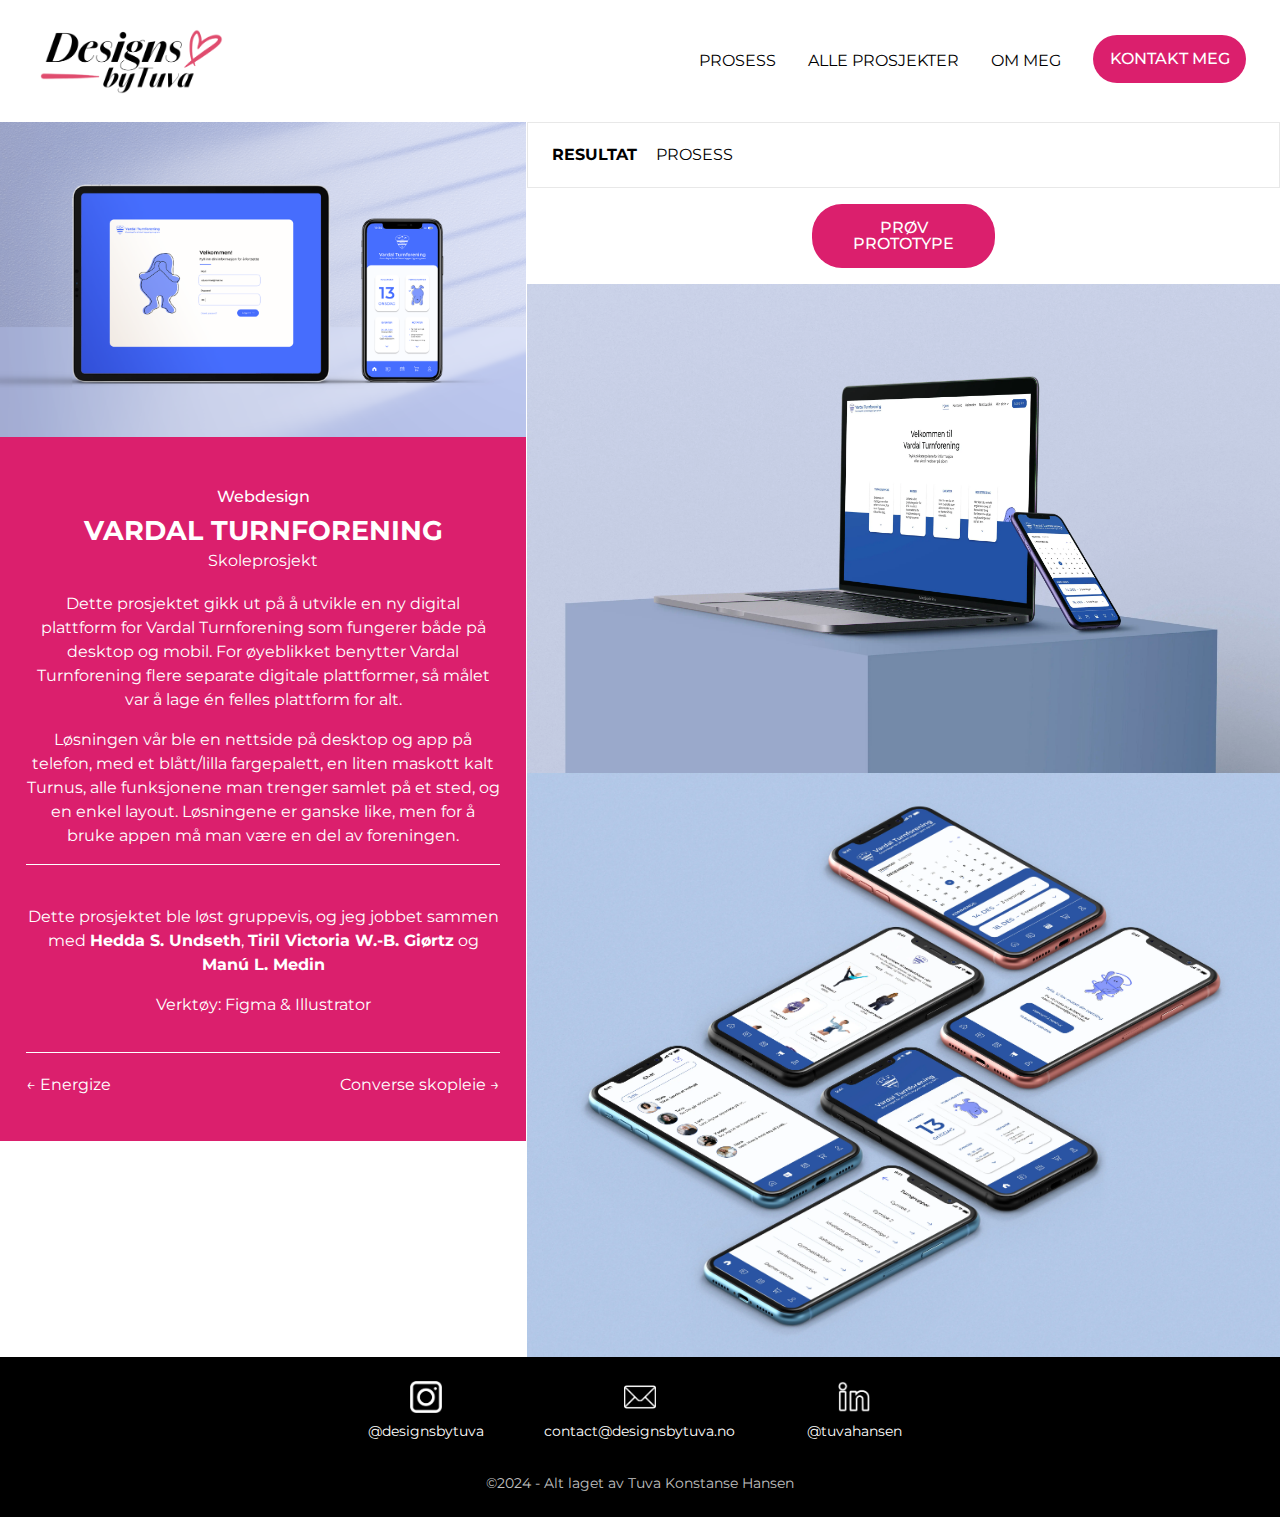
<file: pages/vardal.html>
<!DOCTYPE html>
<html lang="no">
    <head>
        <meta charset="UTF-8">
        <meta http-equiv="X-UA-Compatible" content="IE=edge">
        <meta name="keywords" content="HTML, CSS, JavaScript">
        <meta name="author" content="Tuva Konstanse Hansen">
        <meta name="description" content="Designs by Tuva - A portfolio for Graphic design">
        <meta name="viewport" content="width=device-width, initial-scale=1.0">

        <link href="../styles/style.css" rel="stylesheet">
        <link rel="icon" href="../images/heart.png">

        <title>Prosjekter - Vardal Turnforening</title>

        <script>
            document.addEventListener("DOMContentLoaded", () => {
                const menuToggle = document.querySelector('.navbar__menu');
                const menu = document.querySelector('.navbar__list');

                // Toggle menu on click
                menuToggle.addEventListener('click', () => {
                    const isOpen = menu.classList.toggle('open');
                    menuToggle.setAttribute('aria-expanded', isOpen);
                });

                // Close menu when clicking a link
                menu.querySelectorAll('a').forEach(link => {
                    link.addEventListener('click', () => {
                        menu.classList.remove('open');
                    });
                });

                // Toggle menu on keyboard (Enter or Space)
                menuToggle.addEventListener('keypress', (e) => {
                    if (e.key === "Enter" || e.key === " ") {
                        e.preventDefault();
                        const isOpen = menu.classList.toggle('open');
                        menuToggle.setAttribute('aria-expanded', isOpen);
                    }
                });
            });
        </script>
    </head>

    <body>
        <header>
            <a href="#main" class="skip">Skip to main content</a>

            <nav class="navbar mobile-flex">
                <!-- Logo on all screens -->
                <div class="navbar__logo">
                    <a href="../index.html"><img src="../images/logo.png" alt="Logo for designs by Tuva"></a>
                </div>

                <div>
                    <button class="navbar__menu" aria-controls="navbarMenu" aria-expanded="false">☰</button>
                    <ul id="navbarMenu" class="navbar__list">
                        <li class="navbar__items"><a href="../index.html#work-process">Prosess</a></li>
                        <li class="navbar__items"><a href="../index.html#projects">Alle prosjekter</a></li>
                        <li class="navbar__items"><a href="about.html">Om meg</a></li>
                        <li class="navbar__items"><a class="button button--navbar background" href="mailto:contact@designsbytuva.no">Kontakt meg</a></li>
                    </ul>
                </div>
            </nav>
        </header>

        <main id="main">
            <article class="grid" aria-label="Informasjon om prosjektet">
                <div class="grid__left background">
                    <img class="project-img" src="../images/projects/vardal.webp" alt="Prosjektbilde - Blå bakgrunn med mockup av Vardal turnforening sin nettside på iPad og mobil">
                    
                    <div class="content-box project mobile-flex">  
                        <div>
                            <p class="project__type">Webdesign</p>
                            <h1>Vardal turnforening</h1>
                            <p>Skoleprosjekt</p>
                        </div>

                        <div class="project__intro">
                            <p>Dette prosjektet gikk ut på å utvikle en ny digital plattform for Vardal Turnforening som fungerer både på desktop og mobil. For øyeblikket benytter Vardal Turnforening flere separate digitale plattformer, så målet var å lage én felles plattform for alt.</p>
                            <p>Løsningen vår ble en nettside på desktop og app på telefon, med et blått/lilla fargepalett, en liten maskott kalt Turnus, alle funksjonene man trenger samlet på et sted, og en enkel layout. Løsningene er ganske like, men for å bruke appen må man være en del av foreningen.</p>

                            <p>Dette prosjektet ble løst gruppevis, og jeg jobbet sammen med <a href="https://www.linkedin.com/in/hedda-saasen-undseth-5b872816b/">Hedda S. Undseth</a>, <a href="https://bygiortz.no/index.html">Tiril Victoria W.-B. Giørtz</a> og <a href="https://www.linkedin.com/in/man%C3%BA-ludena-medin-515b5a28b/">Manú L. Medin</a></p>
                            <p>Verktøy: Figma & Illustrator</p>
                        </div>

                        <div class="project__next mobile-flex">
                            <div>
                                <a class="background" href="energize.html">&#x2190; Energize</a>
                            </div>
                            <div>
                                <a class="background" href="converse.html">Converse skopleie &#x2192;</a>
                            </div>
                        </div>
                    </div>
                </div>
                
                <div class="grid__right">
                    <div class="switch-btn mobile-flex">
                        <button id="resultPage" class="btn active">Resultat</button>
                        <button id="processPage" class="btn">Prosess</button>
                    </div>

                    <section role="region" aria-label="Informasjon om prosessen og resultatet til nettsiden">
                        <div id="result">
                            <div class="proto">
                                <a class="button button--proto mobile-flex background mobile" target="_blank" aria-label="Åpner i ny fane" href="https://www.figma.com/proto/p05EZkrYYmGlde4T2Hm7qc/Vardal-turnforening?node-id=361-878&t=hZC1E8DdNIcbtp04-1&scaling=scale-down-width&content-scaling=fixed&page-id=0%3A1&starting-point-node-id=361%3A878&show-proto-sidebar=1">Prøv prototype</a>
                                <a class="button button--proto mobile-flex background desktop" target="_blank" aria-label="Åpner i ny fane" href="https://www.figma.com/proto/p05EZkrYYmGlde4T2Hm7qc/Vardal-turnforening?node-id=119-423&t=hZC1E8DdNIcbtp04-1&scaling=scale-down-width&content-scaling=fixed&page-id=0%3A1&starting-point-node-id=119%3A423&show-proto-sidebar=1">Prøv prototype</a>
                            </div>
                            
                            <img src="../images/projects/vardal/result/screen-mockup.webp" alt="Blå bakgrunn med en mockup av nettsiden til Vardal Turnforening på dektop og mobil">                        
                            <img src="../images/projects/vardal/result/phones-mockup.webp" alt="Blå bakgrunn med seks telefoner som viser nettsiden til Vardal Turnforening">        
                        </div>

                        <div id="process" class="content-box">
                            <h2>Innsiktsarbeid</h2>
                            <p>Innsiktsarbeidet vårt besto av en analyse av den nåværende nettsiden, intervjuer, utvikling av et sitemap og utvikling av personas</p>

                            <h3>Analyse av original nettside</h3>
                            <p>Den nåværende nettsiden til Vardal Turnforening har et stort forbedringspotensiale. Den har et litt utdatert og rotete design og er bare tilpasset til bruk på desktop. Dette gjør at det blir vanskelig å finne all informasjonen man trenger.</p>
                                    
                            <div class="flex">
                                <div>
                                    <img class="white-img" src="../images/projects/vardal/process/original-mobile.webp" alt="Vardal Turnforening sin originale nettside på mobil">
                                </div>
                                <div>
                                    <img class="white-img" src="../images/projects/vardal/process/original-pc.webp" alt="Vardal Turnforening sin originale nettside på desktop">
                                </div>
                            </div>

                            <div>
                                <h3>Innsikt fra intervjuer</h3>
                                <p>Vi fikk mulighet til å intervjue trenere, foreldre og styremedlemmer hos Vardal Turnforening. Dette gjorde at vi fikk innblikk i hva 
                                    som mangler av funksjoner i den nåværende løsningen og hva som kan bidra til å gjøre treningshverdagen litt enklere for alle.</p>
                                <img src="../images/projects/vardal/process/affinity-diagram.jpg" alt="Affinity diagram">
                            </div>

                            <div>
                                <h3>Sitemap</h3>
                                <p>Etter å ha gått igjennom all dataen vi fikk fra intervjuene og analysert nettsiden, gikk vi videre til å utvikle et sitemap for å vise hvordan oppsettet og navigasjonen til den nye plattformen burde være.</p>
                                <img src="../images/projects/vardal/process/sitemap.png" alt="Sitemap">
                            </div>

                            <h3>Personas</h3>
                            <p>Deretter lagde vi to personas med utgangspunkt i intervjuene. Her har vi laget en passert på en trener som allerede er en del av foreningen, og en basert på en forelder som ønsker å melde på barnet sitt.</p>
                            <div class="flex">
                                <div>
                                    <img class="white-img" src="../images/projects/vardal/process/personas/persona-parent.webp" alt="Persona forelder">
                                </div>

                                <div>
                                    <img class="white-img" src="../images/projects/vardal/process/personas/persona-trainer.webp" alt="Persona trener">
                                </div>
                            </div>
                        
                            <h2>Designprosess</h2>
                            <p>Designsprosessen vår var ganske lang, og besto av alt fra fysiske til digitale skisser, og lo-fi prototyping i Figma.</p>

                            <h3>Skisser</h3>
                            <p>De tidligste skissene våre ble laget med utgangspunkt i mobil, og viser et eksempel på hvordan man kan finne fram til kalenderen for å registrere oppmøte, og få mer info om utøveren.</p>
                            <div>
                                <img src="../images/projects/vardal/process/sketch.webp" alt="Tidlige skisser av layout på mobil">
                            </div>
                            
                            <h3>Enkel lo-fi mobil</h3>
                            <p>Vi gikk ganske raskt videre til å teste skissing digitalt isteden, og etter mye fram og tilbake kom vi fram til denne løsningen for mobil.</p>
                            <img src="../images/projects/vardal/process/lo-fi/layout-mobile.png" alt="Enkel lo-fi mobil">
                        
                            <h3>Enkel lo-fi desktop</h3>
                            <p>Vi gjorde det samme med desktop versjonen, og lagde veldig enkle skisser digitalt med utgangspunkt i skissene vi lagde for mobil.</p>
                            <img src="../images/projects/vardal/process/lo-fi/layout-desktop.png" alt="Enkel lo-fi desktop">
                        
                            <h3>Utvikling av Turnus</h3>
                            <p>Underveis i prosessen bestemte vi oss for å utvikle en slags maskott for turnforeningen, som ble kalt Turnus. Turnus ble designet av <a href="https://bygiortz.no/index.html">Tiril Victoria W.-B. Giørtz</a>
                            og er en sentral detalj i designet vårt.</p>
                            <img src="../images/projects/vardal/process/turnus.jpg" alt="Maskotten Turnus - En søt, blå figur som gjør turntriks">

                            <h3>Detaljer lo-fi mobil</h3>
                            <p>Deretter videreutviklet vi skissene til å bli mer detaljerte med farger, ordentlig tekst og bilder, og endte opp med dette som vår endelige løsning for appen på mobil.</p>
                            <img src="../images/projects/vardal/result/mobile-result.webp" alt="Detaljert lo-fi mobil">
                        
                            <h3>Detaljer lo-fi desktop</h3>
                            <p>Dette gjorde vi også på desktop, og her ser dere den endelige løsningen for nettsiden.</p>
                            <img src="../images/projects/vardal/result/desktop-result.webp" alt="Detaljert lo-fi desktop">

                            <div class="proto">
                                <a class="button button--proto mobile-flex background mobile" target="_blank" aria-label="Åpner i ny fane" href="https://www.figma.com/proto/p05EZkrYYmGlde4T2Hm7qc/Vardal-turnforening?node-id=361-878&t=hZC1E8DdNIcbtp04-1&scaling=scale-down-width&content-scaling=fixed&page-id=0%3A1&starting-point-node-id=361%3A878&show-proto-sidebar=1">Prøv prototype</a>
                                <a class="button button--proto mobile-flex background desktop" target="_blank" aria-label="Åpner i ny fane" href="https://www.figma.com/proto/p05EZkrYYmGlde4T2Hm7qc/Vardal-turnforening?node-id=119-423&t=hZC1E8DdNIcbtp04-1&scaling=scale-down-width&content-scaling=fixed&page-id=0%3A1&starting-point-node-id=119%3A423&show-proto-sidebar=1">Prøv prototype</a>
                            </div>
                        </div>
                        <div class="project__next project__next--bottom mobile mobile-flex">
                            <div>
                                <a href="energize.html">&#x2190; Energize</a>
                            </div>
                            <div>
                                <a href="converse.html">Converse skopleie &#x2192;</a>
                            </div>
                        </div>
                    </section>
                </div>
            </article>
        </main>

        <footer class="footer">
            <figure class="footer__some mobile-flex">
                <div>
                    <a href="https://www.instagram.com/designsbytuva/" target="_blank" aria-label="Åpner i ny fane"><img src="../images/icons/ig-white.png" alt="Besøk Instagrammen til Designs by tuva"></a>
                    <p class="username">@designsbytuva</p>
                </div>
                <div>
                    <a href="mailto:contact@designsbytuva.no" target="_blank" aria-label="Åpner i ny fane"><img src="../images/icons/mail-white.png" alt="Send meg en epost"></a>
                    <p class="username">contact@designsbytuva.no</p>
                </div>
                <div>
                    <a href="https://www.linkedin.com/in/tuvahansen/" target="_blank" aria-label="Åpner i ny fane"><img src="../images/icons/in-white.png" alt="Besøk LinkedIn profilen min"></a>
                    <p class="username">@tuvahansen</p>
                </div>
            </figure>
            <p>&copy;2024 - Alt laget av Tuva Konstanse Hansen</p>
        </footer>

        <script>
            document.addEventListener('DOMContentLoaded', (event) => {
            const buttons = document.querySelectorAll('.btn');
            const resultDiv = document.getElementById('result');
            const processDiv = document.getElementById('process');

                // Initialize to show 'Resultat' by default
                resultDiv.style.display = 'block';
                processDiv.style.display = 'none';

                buttons.forEach(button => {
                    button.addEventListener('click', () => {
                        // Remove 'active' class from all buttons
                        buttons.forEach(btn => btn.classList.remove('active'));
                        // Add 'active' class to the clicked button
                        button.classList.add('active');

                        // Toggle content based on which button is clicked
                        if (button.id === 'resultPage') {
                            resultDiv.style.display = 'block';
                            processDiv.style.display = 'none';
                        } else if (button.id === 'processPage') {
                            resultDiv.style.display = 'none';
                            processDiv.style.display = 'block';
                        }
                    });
                });
            });
        </script>
    </body>
</html>
</file>
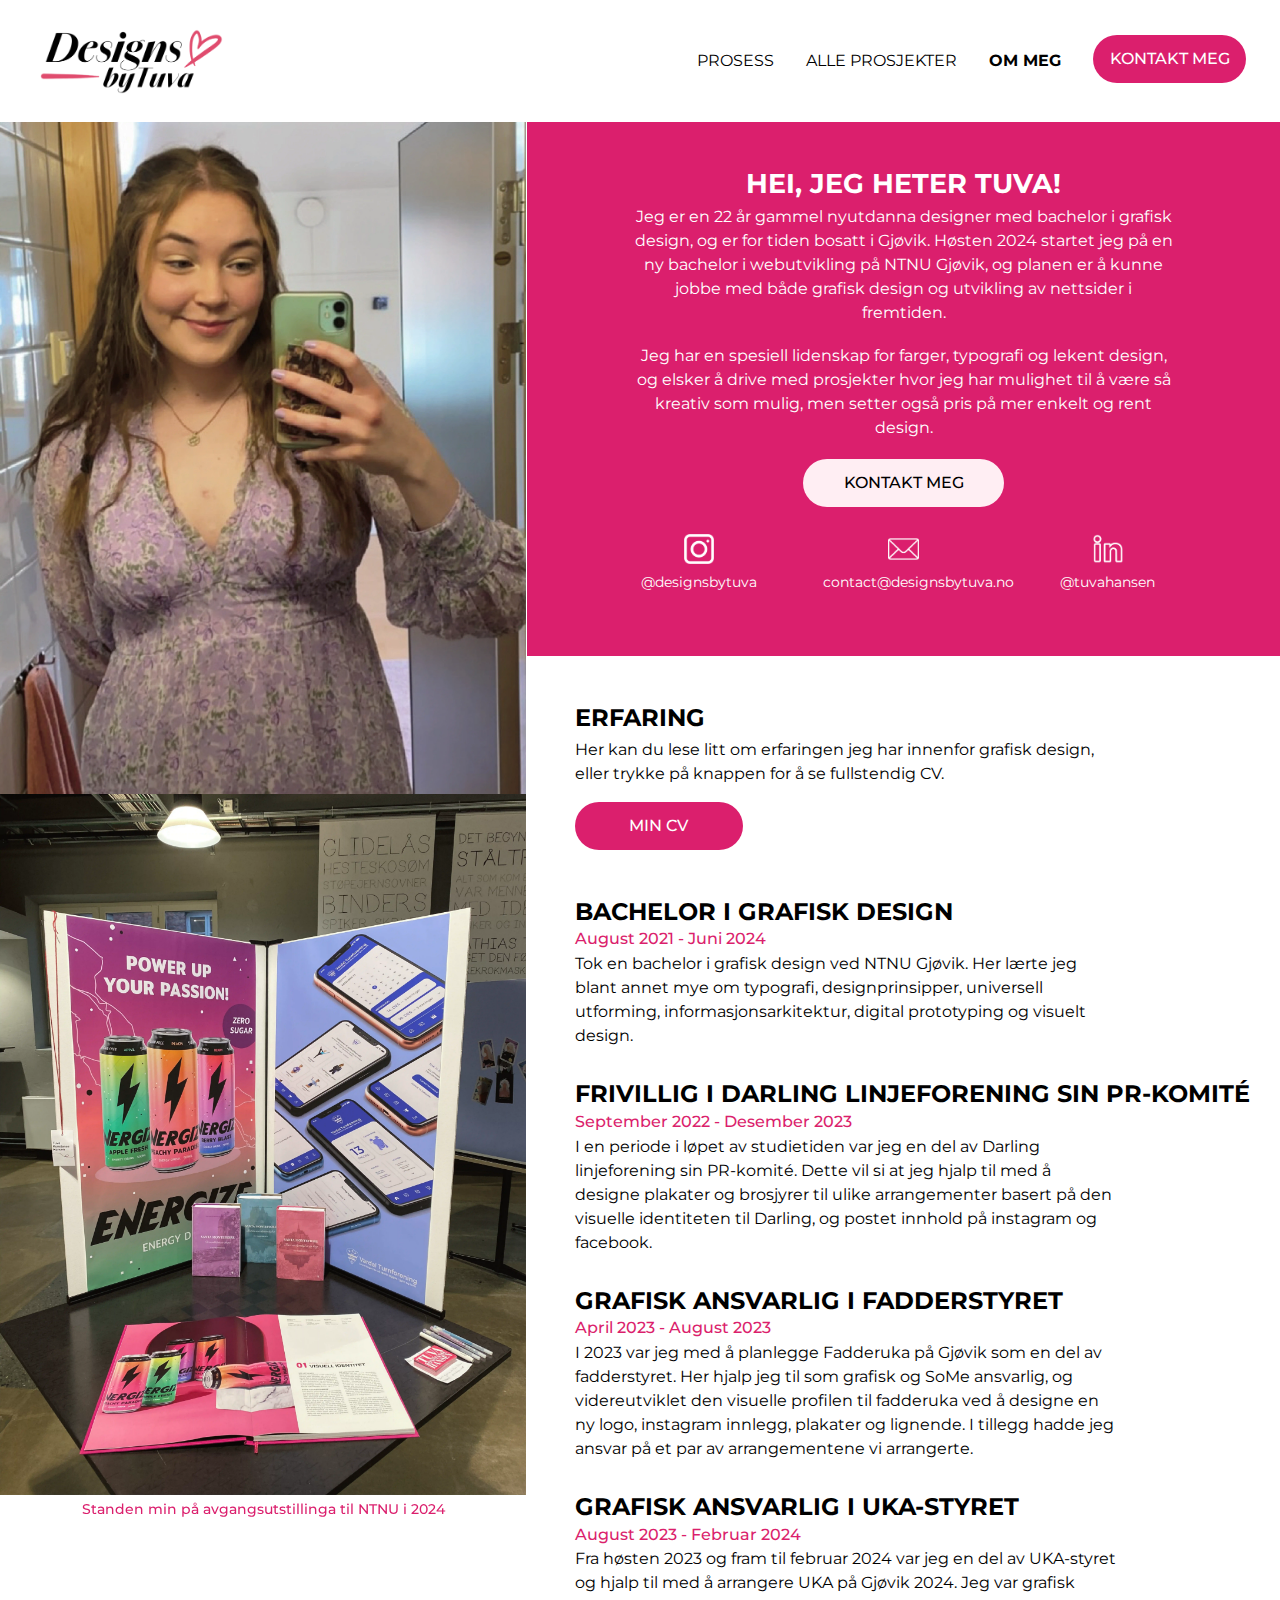
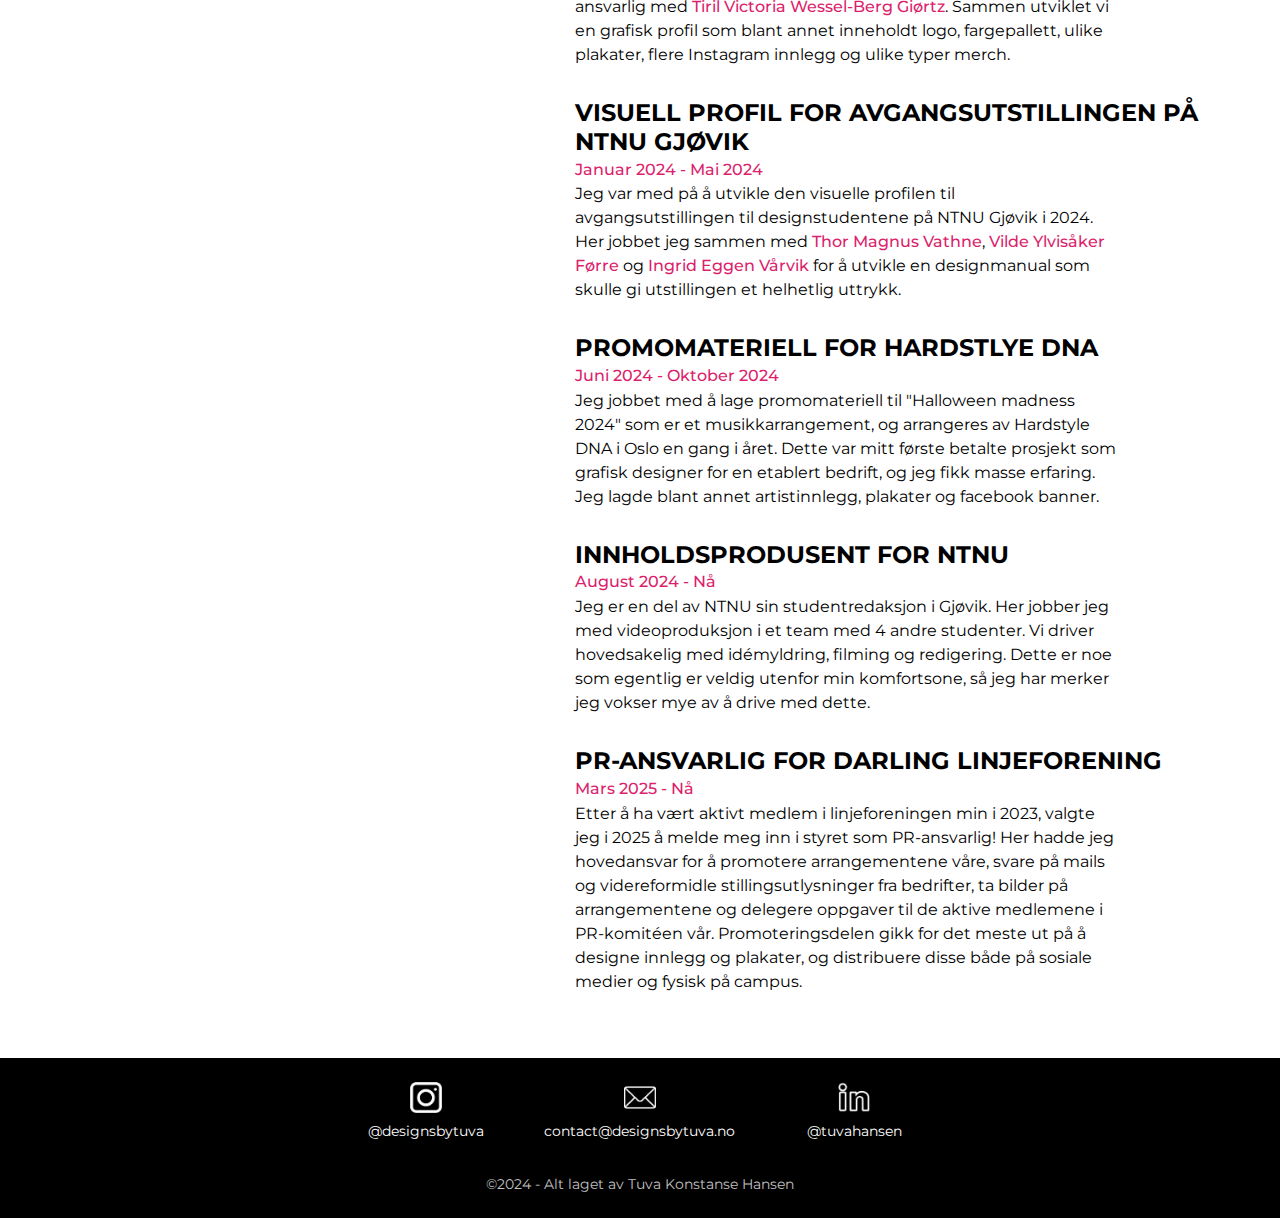
<file: graphic-design/pages/about.html>
<!DOCTYPE html>
<html lang="no">
    <head>
        <meta charset="UTF-8">
        <meta http-equiv="X-UA-Compatible" content="IE=edge">
        <meta name="keywords" content="HTML, CSS, JavaScript">
        <meta name="author" content="Tuva Konstanse Hansen">
        <meta name="description" content="Designs by Tuva - A portfolio for Graphic design">
        <meta name="viewport" content="width=device-width, initial-scale=1.0">

        <link href="../../styles/style.css" rel="stylesheet">
        <link rel="icon" href="../../images/heart.png">

        <title>Om Designs by Tuva</title>

        <script>
            document.addEventListener("DOMContentLoaded", () => {
                const menuToggle = document.querySelector('.navbar__menu');
                const menu = document.querySelector('.navbar__list');

                // Toggle menu on click
                menuToggle.addEventListener('click', () => {
                    const isOpen = menu.classList.toggle('open');
                    menuToggle.setAttribute('aria-expanded', isOpen);
                });

                // Close menu when clicking a link
                menu.querySelectorAll('a').forEach(link => {
                    link.addEventListener('click', () => {
                        menu.classList.remove('open');
                    });
                });

                // Toggle menu on keyboard (Enter or Space)
                menuToggle.addEventListener('keypress', (e) => {
                    if (e.key === "Enter" || e.key === " ") {
                        e.preventDefault();
                        const isOpen = menu.classList.toggle('open');
                        menuToggle.setAttribute('aria-expanded', isOpen);
                    }
                });
            });
        </script>
    </head>

    <body>
        <header>
            <a href="#main" class="skip">Skip to main content</a>

            <nav class="navbar mobile-flex">
                <!-- Logo on all screens -->
                <div class="navbar__logo">
                    <a href="../index.html"><img src="../../images/logo.png" alt="Logo for designs by Tuva"></a>
                </div>

                <div>
                    <button class="navbar__menu" aria-controls="navbarMenu" aria-expanded="false">☰</button>
                    <ul id="navbarMenu" class="navbar__list">
                        <li class="navbar__items"><a href="../index.html#work-process">Prosess</a></li>
                        <li class="navbar__items"><a href="../index.html#projects">Alle prosjekter</a></li>
                        <li class="navbar__items active" aria-current="page"><a href="#">Om meg</a></li>
                        <li class="navbar__items"><a class="button button--navbar background" href="mailto:contact@designsbytuva.no">Kontakt meg</a></li>
                    </ul>
                </div>
            </nav>
        </header>

        <main id="main">
            <article class="about grid" aria-label="Informasjon om Tuva">
                <div class="grid__right grid__right--about">
                    <div class="background">
                        <div class="about__intro mobile-flex ">
                            <h1>Hei, jeg heter Tuva!</h1>
                            <p>Jeg er en 22 år gammel nyutdanna designer med bachelor i grafisk design, og er for tiden bosatt i Gjøvik. 
                                Høsten 2024 startet jeg på en ny bachelor i webutvikling på NTNU Gjøvik, og planen er å kunne jobbe med både grafisk 
                                design og utvikling av nettsider i fremtiden.</p>
                            <p>Jeg har en spesiell lidenskap for farger, typografi og lekent design, 
                                og elsker å drive med prosjekter hvor jeg har mulighet til å være så kreativ som mulig, men setter også 
                                pris på mer enkelt og rent design.</p>
                    
                            <a class="button button--light mobile-flex" href="mailto:contact@designsbytuva.no">Kontakt meg</a>

                            <figure class="about__some mobile-flex">
                                <div>
                                    <a href="https://www.instagram.com/designsbytuva/" target="_blank" aria-label="Åpner i ny fane"><img src="../../images/icons/ig-white.png" alt="Besøk Instagrammen til Designs by tuva"></a>
                                    <p class="username">@designsbytuva</p>
                                </div>
                                <div>
                                    <a href="mailto:contact@designsbytuva.no" target="_blank" aria-label="Åpner i ny fane"><img src="../../images/icons/mail-white.png" alt="Send meg en epost"></a>
                                    <p class="username">contact@designsbytuva.no</p>
                                </div>
                                <div>
                                    <a href="https://www.linkedin.com/in/tuvahansen/" target="_blank" aria-label="Åpner i ny fane"><img src="../../images/icons/in-white.png" alt="Besøk LinkedIn profilen min"></a>
                                    <p class="username">@tuvahansen</p>
                                </div>
                            </figure>
                        </div>
                    </div>

                    <div class="about__cv content-box">
                        <div>
                            <h2>ERFARING</h2>
                            <p>Her kan du lese litt om erfaringen jeg har innenfor grafisk design, eller trykke på knappen
                                for å se fullstendig CV.</p>

                            <a class="button button--cv mobile-flex background" href="../CV_TuvaHansen.pdf" target="_blank" aria-label="Åpner i ny fane">Min CV</a>
                        </div>

                        <h2>Bachelor i grafisk design</h2>
                        <h3 class="pink">August 2021 - Juni 2024</h3>
                        <p>Tok en bachelor i grafisk design ved NTNU Gjøvik. Her lærte jeg blant annet mye om typografi, designprinsipper, 
                            universell utforming, informasjonsarkitektur, digital prototyping og visuelt design.</p>
                        
                        <h2>Frivillig i Darling linjeforening sin PR-komité</h2>
                        <h3 class="pink">September 2022 - Desember 2023</h3>
                        <p>I en periode i løpet av studietiden var jeg en del av 
                            Darling linjeforening sin PR-komité. Dette vil si at jeg hjalp til 
                            med å designe plakater og brosjyrer til ulike 
                            arrangementer basert på den visuelle identiteten 
                            til Darling, og postet innhold på instagram og 
                            facebook.</p>
                    
                        <h2>Grafisk ansvarlig i fadderstyret</h2>
                        <h3 class="pink"> April 2023 - August 2023</h3>
                        <p>I 2023 var jeg med å planlegge Fadderuka på Gjøvik 
                            som en del av fadderstyret. Her hjalp jeg til 
                            som grafisk og SoMe ansvarlig, og videreutviklet den 
                            visuelle profilen til fadderuka ved å designe en ny logo, 
                            instagram innlegg, plakater og lignende. I tillegg hadde jeg 
                            ansvar på et par av arrangementene vi arrangerte.</p>
                    
                        <h2>Grafisk ansvarlig i UKA-styret</h2>
                        <h3 class="pink">August 2023 - Februar 2024</h3>
                        <p>Fra høsten 2023 og fram til februar 2024 var jeg en del 
                            av UKA-styret og hjalp til med å arrangere UKA på 
                            Gjøvik 2024. Jeg var grafisk ansvarlig med <a class="pink" href="https://www.bygiortz.no/" target="_blank" aria-label="Åpner i ny fane">Tiril 
                            Victoria Wessel-Berg Giørtz</a>. Sammen utviklet vi en 
                            grafisk profil som blant annet inneholdt logo, 
                            fargepallett, ulike plakater, flere Instagram innlegg 
                            og ulike typer merch.</p>
                
                        <h2>Visuell profil for avgangsutstillingen på NTNU Gjøvik</h2>
                        <h3 class="pink">Januar 2024 - Mai 2024</h3>
                        <p>Jeg var med på å utvikle den visuelle profilen til avgangsutstillingen 
                            til designstudentene på NTNU Gjøvik i 2024. Her jobbet jeg sammen 
                            med <a class="pink" href="https://thormv.myportfolio.com/" target="_blank" aria-label="Åpner i ny fane">Thor Magnus Vathne</a>, 
                            <a class="pink" href="https://www.instagram.com/vildevisuals/" target="_blank" aria-label="Åpner i ny fane">Vilde Ylvisåker Førre</a> 
                            og <a class="pink" href="https://www.instagram.com/graphicdesignbyingrid" target="_blank" aria-label="Åpner i ny fane">Ingrid Eggen 
                            Vårvik</a> for å utvikle en designmanual som skulle gi utstillingen et 
                            helhetlig uttrykk. </p> 

                        <h2>Promomateriell for Hardstlye DNA</h2>
                        <h3 class="pink">Juni 2024 - Oktober 2024</h3>
                        <p>Jeg jobbet med å lage promomateriell til "Halloween madness 2024" som er et musikkarrangement, 
                            og arrangeres av Hardstyle DNA i Oslo en gang i året. Dette var mitt første betalte prosjekt 
                            som grafisk designer for en etablert bedrift, og jeg fikk masse erfaring. Jeg lagde blant annet 
                            artistinnlegg, plakater og facebook banner.
                        </p>

                        <h2>Innholdsprodusent for NTNU</h2>
                        <h3 class="pink">August 2024 - Nå</h3>
                        <p>Jeg er en del av NTNU sin studentredaksjon i Gjøvik. Her jobber jeg med videoproduksjon i et team 
                            med 4 andre studenter. Vi driver hovedsakelig med idémyldring, filming og redigering. Dette er noe 
                            som egentlig er veldig utenfor min komfortsone, så jeg har merker jeg vokser mye av å drive med dette.
                        </p> 

                        <h2>PR-ansvarlig for Darling linjeforening</h2>
                        <h3 class="pink">Mars 2025 - Nå</h3>
                        <p>Etter å ha vært aktivt medlem i linjeforeningen min i 2023, valgte jeg i 2025 å melde meg inn i styret som
                            PR-ansvarlig! Her hadde jeg hovedansvar for å promotere arrangementene våre, svare på mails og videreformidle 
                            stillingsutlysninger fra bedrifter, ta bilder på arrangementene og delegere oppgaver til de aktive medlemene i 
                            PR-komitéen vår. Promoteringsdelen gikk for det meste ut på å designe innlegg og plakater, og distribuere disse 
                            både på sosiale medier og fysisk på campus. 
                        </p>
                    </div>
                </div>
                <div class="grid__left grid__left--about">
                    <figure>
                        <img src="../images/me.webp" alt="Et speilbilde av meg i en lilla kjole">
                    </figure>
                    <figure>
                        <img src="../images/stand.webp" alt="">
                        <figcaption class="stand pink">Standen min på avgangsutstillinga til NTNU i 2024</figcaption>                       
                    </figure>
                </div>
            </article>
        </main>

        <footer class="footer">
            <figure class="footer__some mobile-flex">
                <div>
                    <a href="https://www.instagram.com/designsbytuva/" target="_blank" aria-label="Åpner i ny fane"><img src="../../images/icons/ig-white.png" alt="Besøk Instagrammen til Designs by tuva"></a>
                    <p class="username">@designsbytuva</p>
                </div>
                <div>
                    <a href="mailto:contact@designsbytuva.no" target="_blank" aria-label="Åpner i ny fane"><img src="../../images/icons/mail-white.png" alt="Send meg en epost"></a>
                    <p class="username">contact@designsbytuva.no</p>
                </div>
                <div>
                    <a href="https://www.linkedin.com/in/tuvahansen/" target="_blank" aria-label="Åpner i ny fane"><img src="../../images/icons/in-white.png" alt="Besøk LinkedIn profilen min"></a>
                    <p class="username">@tuvahansen</p>
                </div>
            </figure>
            <p>&copy;2024 - Alt laget av Tuva Konstanse Hansen</p>
        </footer>
    </body>
</html>
</file>
<file: styles/style.css>
* {
  margin: 0;
  padding: 0;
  border: 0;
  font-size: 100%;
  font: inherit;
  vertical-align: baseline;
}

/* HTML5 display-role reset for older browsers */
article, aside, details, figcaption, figure,
footer, header, hgroup, menu, nav, section {
  display: block;
}

body {
  line-height: 1;
}

ol, ul {
  list-style: none;
}

blockquote, q {
  quotes: none;
}

blockquote:before, blockquote:after,
q:before, q:after {
  content: "";
  content: none;
}

table {
  border-collapse: collapse;
  border-spacing: 0;
}

:root {
  --font-family: "montserrat", sans-serif;
  /* @link https://utopia.fyi/type/calculator?c=320,16,1.2,1240,20,1.25,5,2,&s=0.75|0.5|0.25,1.5|2|3|4|6,s-l&g=s,l,xl,12 */
  --step--1: clamp(0.85rem, 0.5677rem + 0.1836vw, 0.9rem);
  --step-0: clamp(0.9rem, 0.7754rem + 0.2899vw, 1rem);
  --step-1: clamp(1.2rem, 1.0739rem + 0.6304vw, 1.5rem);
  --step-2: clamp(1.44rem, 1.2615rem + 0.8924vw, 1.7rem);
  --step-3: clamp(1.6rem, 1.6615rem + 1.124vw, 2rem);
  --font-weight-medium: 500;
  --font-weight-bold: bold;
  --line-height-small: 1.2;
  --line-height-base: 1.5;
  --primary-color: #db1f6d;
  --secondary-color: #ffeef3;
  --text-color: #000000;
  --text-color-light: #ffffff;
  --footer-text: #c0c0c0;
  --no-color: transparent;
  --micro-space: 0.3rem;
  --mini-space: 0.5rem;
  --small-space: 1rem;
  --normal-space: 1.5rem;
  --medium-space: 2rem;
  --big-space: 2.5rem;
  --mega-space: 3rem;
}

.skip {
  position: absolute;
  left: -10000px;
  top: auto;
  width: 1px;
  height: 1px;
  overflow: hidden;
}

.skip:focus {
  position: static;
  width: auto;
  height: auto;
}

html {
  scroll-behavior: smooth;
}

body {
  font-family: var(--font-family);
  height: 100%;
  text-align: center;
}

h1 {
  font-size: var(--step-2);
}

h2 {
  font-size: var(--step-1);
  line-height: var(--line-height-small);
}

h2:not(:first-child) {
  padding-block-start: var(--small-space);
}

h4 {
  margin-block-start: var(--mini-space);
}

h1, h2, h3, h4 {
  margin-block-end: var(--micro-space);
}

h1, h2 {
  font-weight: var(--font-weight-bold);
}

h3, h4, .info, .button, .arrow-down, .pink {
  font-weight: var(--font-weight-medium);
}

p {
  font-size: var(--step-0);
  line-height: var(--line-height-base);
}

a {
  color: var(--text-color);
  text-decoration: none;
}

figcaption {
  font-size: var(--step--1);
}

figcaption a {
  text-decoration: underline;
}

.username {
  background-color: var(--no-color);
  font-size: var(--step--1);
  padding-block-start: var(--mini-space);
  color: var(--text-color-light);
}

img {
  vertical-align: bottom;
  max-width: 100%;
  width: 100%;
}

nav a:hover, .active, .project-types__description h3 {
  font-weight: var(--font-weight-bold);
}

.about__cv, #process {
  text-align: left;
  padding-block-end: 0;
}

nav, .button, h1, h2, .project-types__description h3, .btn {
  text-transform: uppercase;
}

.white-img {
  border: 0.5px solid var(--footer-text);
}

p:not(.project-types__info, .work-process__preferance, .project__type), .stand {
  margin-block-end: var(--small-space);
}

.content-box, .project-types__info, .about__intro {
  width: 90%;
  margin: auto;
  padding-block: var(--normal-space);
}

/* COLORS */
.pink {
  color: var(--primary-color);
}

.background {
  color: var(--text-color-light);
  background-color: var(--primary-color);
}

@media (min-width: 600px) {
  .content-box, .about__intro {
    padding-block: var(--mega-space);
  }
  .content-box--home, .about__intro--home {
    width: 36%;
  }
  .content-box--process, .about__intro--process {
    padding-block: var(--normal-space);
  }
}
@font-face {
  font-family: "montserrat";
  src: url(../font/Montserrat/Montserrat-Regular.ttf) format("truetype");
  font-weight: normal;
}
@font-face {
  font-family: "montserrat";
  src: url(../font/Montserrat/Montserrat-Medium.ttf) format("truetype");
  font-weight: 500;
}
@font-face {
  font-family: "montserrat";
  src: url(../font/Montserrat/Montserrat-Bold.ttf) format("truetype");
  font-weight: bold;
}
/* BUTTONS */
button {
  border: none;
  background-color: var(--no-color);
}

.button {
  border-radius: 30px;
  width: 35%;
  padding: var(--small-space);
  margin: 0 auto;
  text-align: center;
  font-size: var(--step-0);
}
.button__landingPage {
  width: 25%;
  border-radius: 10px;
  color: #ffffff;
  background-color: #aa1f6f;
  border: 0.2rem solid #d367af;
}
.button--light {
  background-color: var(--secondary-color);
}
.button--proto {
  width: 40%;
  margin: var(--small-space);
}
.button--cv {
  width: 20%;
  margin-block-end: var(--medium-space);
  margin-inline: 0;
}

/* Result & process btn */
.switch-btn {
  padding: var(--normal-space);
  border: solid 1px #e8e8e8;
}

@media (min-width: 600px) {
  .button--light {
    width: 25%;
  }
  .button--navbar {
    width: 80%;
  }
  .button--proto {
    width: 20%;
  }
}
/* NAVIGATION MENU */
.navbar {
  align-items: center;
  padding: 1.2rem;
  position: relative;
  justify-content: space-between;
}
.navbar__menu {
  background: none;
  border: none;
  font-size: var(--step-3);
  color: var(--text-color);
}
.navbar__list {
  display: none;
  flex-direction: column;
  background: #fff;
  position: absolute;
  top: 100%;
  right: 0;
  width: 100%;
  border-top: 0.1rem solid var(--secondary-color);
}
.navbar__list.open {
  display: flex;
}
.navbar__items {
  display: inline-block;
  padding-block-start: 1.8rem;
}
.navbar__items:last-child {
  padding-block-end: 1.2rem;
}
.navbar__items a {
  display: block;
}
.navbar__logo {
  width: 30%;
}

@media (min-width: 600px) {
  .navbar {
    padding-inline-start: var(--big-space);
  }
  .navbar__menu {
    display: none;
  }
  .navbar__list {
    display: flex;
    position: static;
    flex-direction: row;
    background: none;
    border: none;
    width: auto;
  }
  .navbar__items {
    border: none;
    padding: var(--small-space);
    align-content: center;
  }
  .navbar__logo {
    width: 15%;
  }
}
/* FOOTER */
.footer {
  padding: var(--mini-space) 0;
  background-color: var(--text-color);
}
.footer p:not(.username) {
  color: var(--footer-text);
  font-size: var(--step--1);
}
.footer__some {
  margin: var(--small-space) auto;
}
.footer__some img {
  width: 25%;
}

@media (min-width: 600px) {
  .footer__some {
    width: 50%;
  }
  .footer__some img {
    width: 15%;
  }
}
.grid {
  display: grid;
}
.grid__right--about {
  grid-row: 2;
}
.grid__left--about {
  display: contents;
}
.grid__left--about img {
  -o-object-fit: cover;
     object-fit: cover;
}
.grid__left--about figure:first-child img {
  height: 35vh;
  grid-row: 1;
  -o-object-position: 50% 15%;
     object-position: 50% 15%;
}

@media (min-width: 600px) {
  .grid {
    display: grid;
    grid-template-columns: 0.7fr 1fr;
    grid-template-areas: "left right";
    align-items: start;
  }
  .grid__left {
    grid-area: left;
    border-right: 1px solid #fff;
    position: sticky;
    bottom: 0;
    align-self: last baseline;
    height: auto;
    display: block;
    grid-row: unset;
  }
  .grid__left--about figure:first-child img {
    height: auto;
  }
  .grid__right {
    grid-row: unset;
    grid-area: right;
  }
}
/* DISPLAYS */
.mobile {
  display: block;
}

/* FLEX */
.mobile-flex {
  display: flex;
}

.proto .desktop, .caption, .username {
  display: none;
}

.mobile-flex, .flex {
  gap: 3px;
}

.button, .about__intro, .project {
  flex-direction: column;
}

@media (min-width: 600px) {
  .mobile {
    display: none;
  }
  .desktop, .proto .desktop, .caption, .username {
    display: block;
  }
  .flex {
    display: flex;
  }
}
/* ABOUT ME */
figcaption {
  padding-block-start: var(--mini-space);
}

.about__some {
  margin: var(--normal-space) auto 0;
}
.about__some img {
  width: 30%;
}

@media (min-width: 600px) {
  .about p {
    width: 80%;
  }
  .about__intro p {
    margin-inline: auto;
  }
  .about__cv {
    padding: var(--mega-space);
  }
  .about__some {
    width: 90%;
  }
  .about__some img {
    width: 15%;
  }
}
/* HOMEPAGE */
.work-process hr {
  border: 0.01rem solid var(--footer-text);
}
.work-process__preferance {
  padding-block-start: var(--normal-space);
}

.project-types {
  display: grid;
  grid-template-columns: repeat(auto-fit, minmax(250px, 1fr));
}

/* ALL PROJECTS */
.projects__content {
  position: relative;
  border-top: 3px #fff solid;
}
.projects__content :hover img {
  opacity: 0.15;
}
.projects a:hover > div {
  opacity: 1;
}
.projects__caption {
  cursor: pointer;
  position: absolute;
  top: 50%;
  left: 50%;
  transform: translate(-50%, -50%);
  opacity: 0;
  justify-items: center;
  width: 100%;
}
.projects__caption h2, .projects__caption p {
  margin: 0;
  padding: 0;
}
.projects__caption--big {
  font-size: 1.5rem;
  line-height: 2.25rem;
}

@media (min-width: 600px) {
  .project-types {
    width: 95%;
  }
  .project-types__description {
    padding-block-start: var(--normal-space);
    padding-inline: var(--small-space);
  }
  .project-types__description p {
    font-size: var(--step--1);
  }
  .project-types__info {
    padding-block-start: 0;
  }
}
/* PROJECTS INFO */
.project-img {
  height: 25vh;
  -o-object-fit: cover;
     object-fit: cover;
}

.project__intro:nth-child(2) p:nth-child(3) {
  border-top: 1px solid #fff;
  padding-block-start: var(--big-space);
}
.project__intro:nth-child(2) {
  padding-block-end: var(--small-space);
}
.project__intro a {
  font-weight: var(--font-weight-bold);
  color: var(--text-color-light);
}
.project__type {
  padding-block-end: var(--mini-space);
  font-weight: var(--font-weight-medium);
}
.project h2 {
  margin: 0;
  padding: 0;
}
.project__next {
  border-top: 1px solid #fff;
  padding-block-start: var(--normal-space);
  justify-content: space-between;
}
.project__next--bottom {
  padding-bottom: var(--normal-space);
  padding-inline: var(--small-space);
}

#resultPage, #processPage {
  font-size: var(--step-0);
  padding-inline-end: var(--small-space);
}

#process h3 {
  padding-block-start: var(--small-space);
}

#result > div:not(:last-child.mobile-flex) img, #process img {
  margin-bottom: 5px;
}

/* 'Box' for pototype buttons */
.proto {
  display: grid;
  justify-items: center;
}

/* Newspaper process */
.arrow-down {
  display: grid;
  justify-items: center;
  margin: 0 auto var(--mini-space);
  font-size: var(--step-1);
}

@media (min-width: 600px) {
  .project-img {
    height: 35vh;
  }
}
.landingPage {
  background-color: #33052a;
  height: 100vh;
  display: flex;
  flex-direction: column;
  justify-content: center;
}
.landingPage__content {
  display: grid;
  grid-template-columns: 1fr 0.8fr;
  background-color: #ffffff;
}
.landingPage__buttons {
  display: flex;
  flex-direction: row;
}
.landingPage__copyright {
  color: #67415f;
}/*# sourceMappingURL=style.css.map */
</file>
